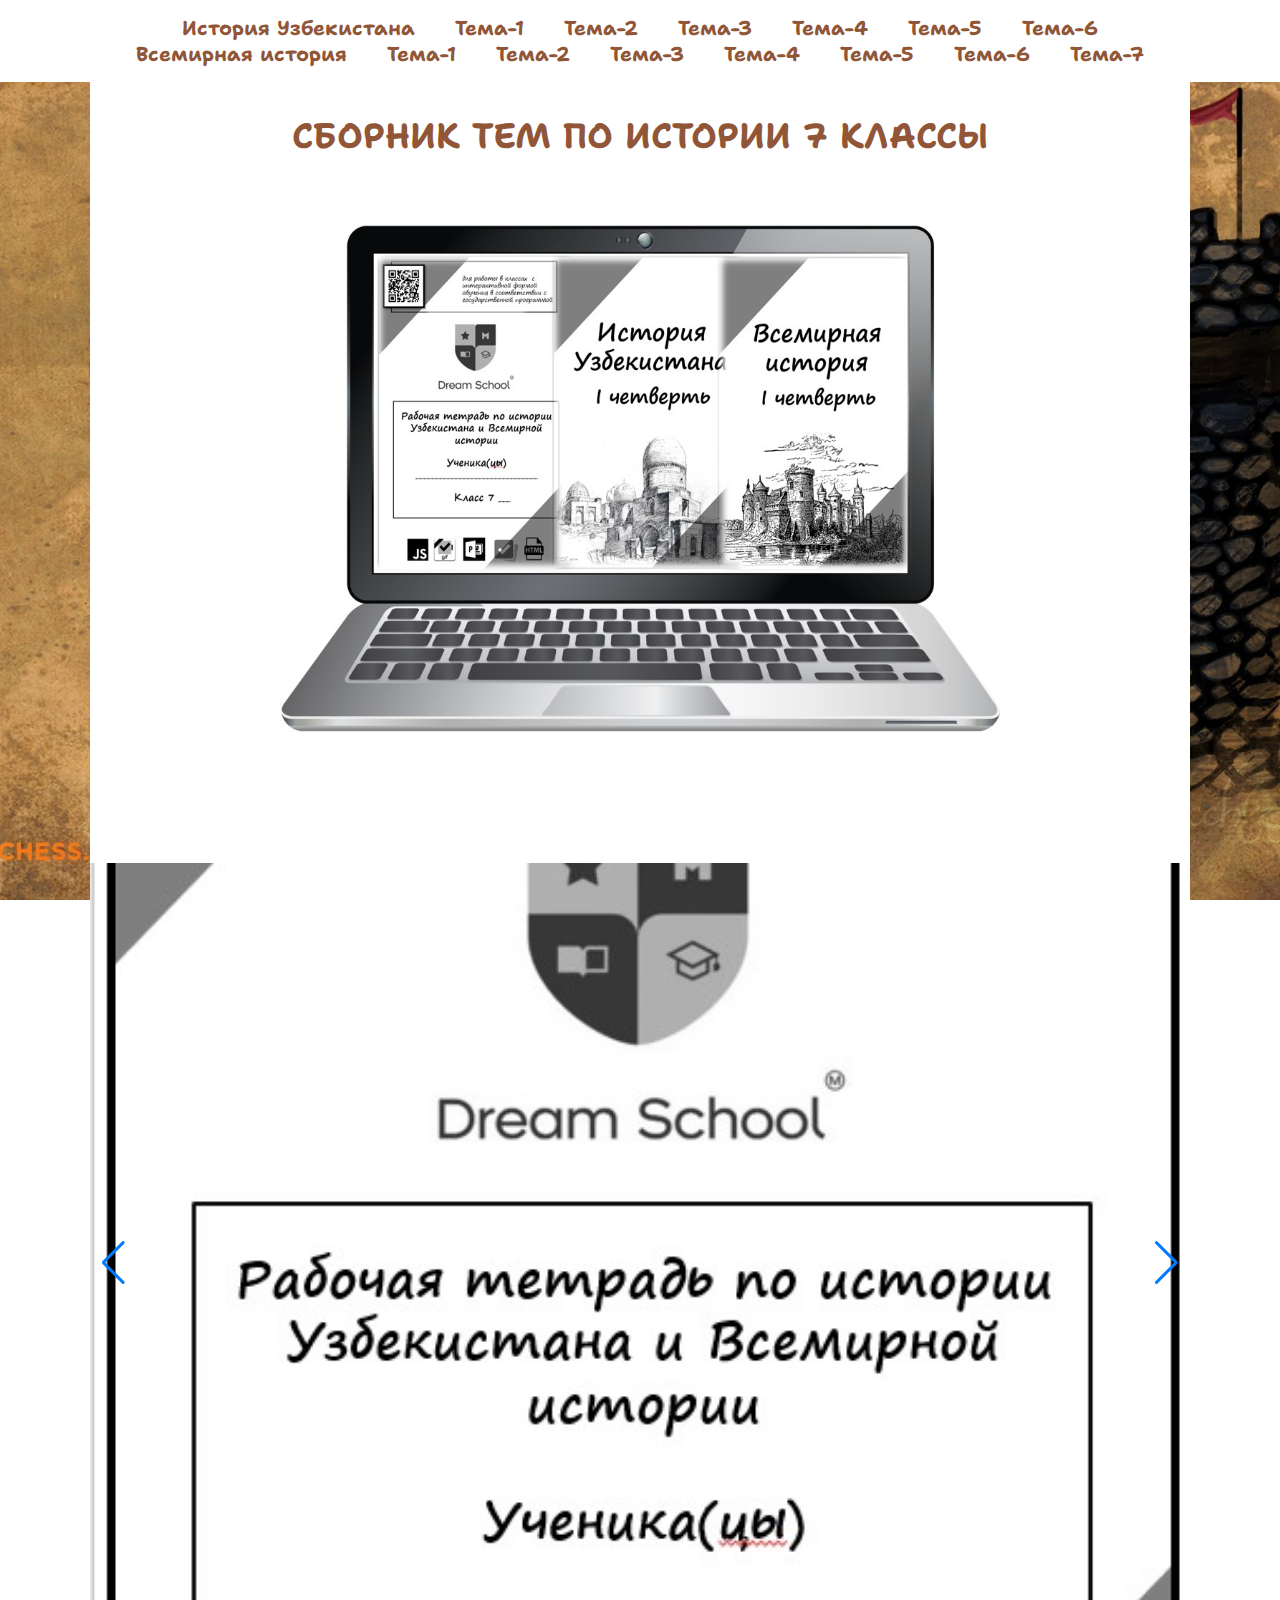
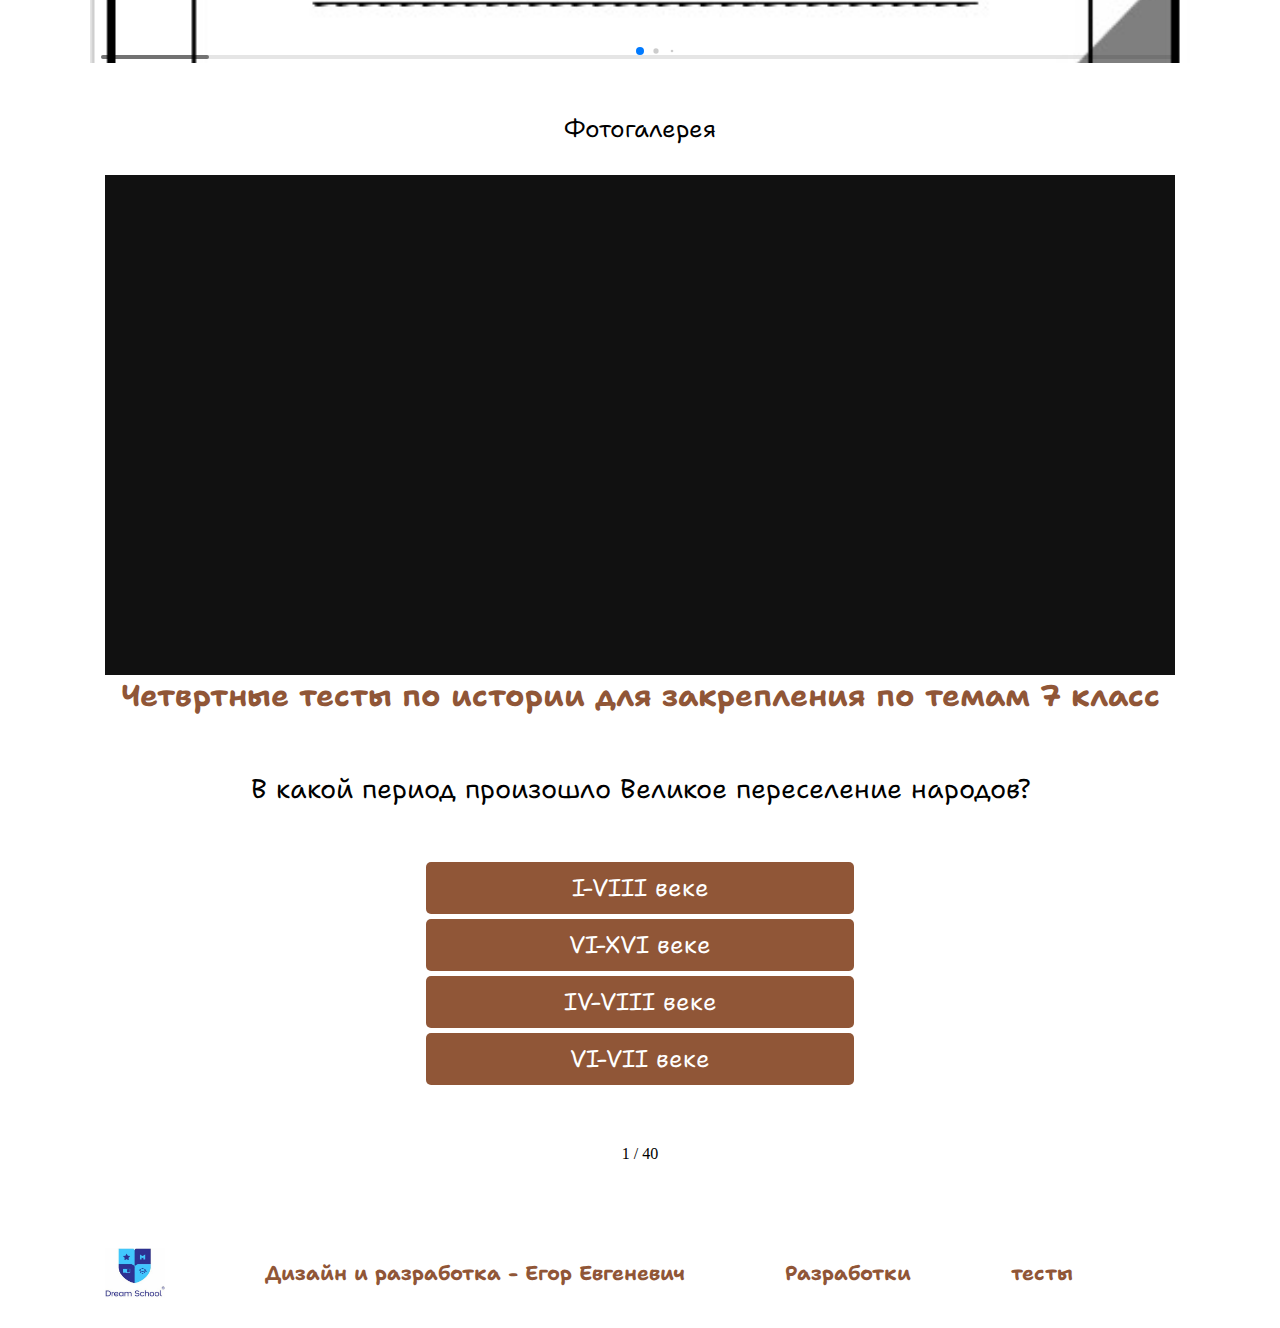
<file: index.html>
<!DOCTYPE html>
<html lang="en">
<head>
    <meta charset="UTF-8">
    <meta http-equiv="X-UA-Compatible" content="IE=edge">
    <meta name="viewport" content="width=device-width, initial-scale=1.0">
    <link rel="stylesheet" href="https://cdn.jsdelivr.net/npm/swiper@10/swiper-bundle.min.css"/>
    <link rel="shortcut icon" href="img/logo.png" type="images/png"> 
    <link rel="stylesheet" href="style/main.css">
    <link rel="stylesheet" href="style/media.css">
    <title>Сборник история первая четверть</title>
</head>
<body>

<header class="header">
    <nav class="nav">
        <div class="container">           
<ul class="header__list">
    <a href=""><li class="header__li">История Узбекистана</li></a>
    <a href="./Узб1/index.html"><li class="header__li">Тема-1</li></a>
    <a href="./Узб2/index.html"><li class="header__li">Тема-2</li></a>
    <a href="./Узб3/index.html"><li class="header__li">Тема-3</li></a>
    <a href="./Узб4/index.html"><li class="header__li">Тема-4</li></a>
    <a href="./Узб5/index.html"><li class="header__li">Тема-5</li></a>
    <a href="./Узб6/index.html"><li class="header__li">Тема-6</li></a>
</ul>

<ul class="header__list">
    <a href="#"><li class="header__li">Всемирная история</li></a>
    <a href="./Всем1/index.html"><li class="header__li">Тема-1</li></a>
    <a href="./Всем2/index.html"><li class="header__li">Тема-2</li></a>
    <a href="./Всем3/index.html"><li class="header__li">Тема-3</li></a>
    <a href="./Всем4/index.html"><li class="header__li">Тема-4</li></a>
    <a href="./Всем5/index.html"><li class="header__li">Тема-5</li></a>
    <a href="./Всем6/index.html"><li class="header__li">Тема-6</li></a>
    <a href="./Всем7/index.html"><li class="header__li">Тема-7</li></a>
</ul>
        </div>
    </nav>
</header>    

<main class="main">


<section class="context">
    <div class="container">
        <div class="context__intro">
        <h1 class="h1">СБОРНИК ТЕМ ПО ИСТОРИИ 7 КЛАССЫ
            </h1>
        
        <div class="screen">
        <img class="Lap"  src="img/Bg-lap.jpg" alt="">
        <img class="Plansh"  src="img/Планшет адап.jpg" alt="">
        <img class="Smartphone"  src="img/Смарт-адап.jpg" alt="">


        </div>
        </div>
    </div>
</section>


<div class="swiper">
    <div class="swiper-wrapper">
      <div class="swiper-slide swiper__item"><img src="img/S1.jpg" alt=""></div>
      <div class="swiper-slide swiper__item"><img src="img/S2.jpg" alt=""></div>
      <div class="swiper-slide swiper__item"><img src="img/S3.jpg" alt=""></div>
      <div class="swiper-slide swiper__item"><img src="img/S4.jpg" alt=""></div>
      <div class="swiper-slide swiper__item"><img src="img/S5.jpg" alt=""></div>
      <div class="swiper-slide swiper__item"><img src="img/S6.jpg" alt=""></div>
      <div class="swiper-slide swiper__item"><img src="img/S7.jpg" alt=""></div>
      <div class="swiper-slide swiper__item"><img src="img/S8.jpg" alt=""></div>
      <div class="swiper-slide swiper__item"><img src="img/S10.jpg" alt=""></div>
      <div class="swiper-slide swiper__item"><img src="img/S11.jpg" alt=""></div>



    </div>
    <div class="swiper-pagination"></div>
    <div class="swiper-button-prev"></div>
    <div class="swiper-button-next"></div>
  
    <div class="swiper-scrollbar"></div>
</div>





<section class="slidershows" id="Фотогалерея">
    <div class="container">
        <p class="Photo-gallery"><a class="agallery" href="">Фотогалерея</a></p>
    <div class="slideshow">
        <div class="slideshow-item">
            <img src="img/7А.jpg" alt="">
        </div>
        <div class="slideshow-item">
            <img src="img/7А-2.jpg" alt="">
        </div>
        <div class="slideshow-item">
            <img src="img/7А-3.jpg" alt="">
        </div>
        <div class="slideshow-item">
            <img src="img/К-1.jpg" alt="">
        </div>
        <div class="slideshow-item">
            <img src="img/К-2.jpg" alt="">
        </div>
        <div class="slideshow-item">
            <img src="img/К-3.jpg" alt="">
        </div>
        <div class="slideshow-item">
            <img src="img/К-4.jpg" alt="">
        </div>
        <div class="slideshow-item">
            <img src="img/К-5.jpg" alt="">
        </div>
        <div class="slideshow-item">
            <img src="img/К-6.jpg" alt="">
        </div>
        <div class="slideshow-item">
            <img src="img/К-7.jpg" alt="">
        </div>
        <div class="slideshow-item">
            <img src="img/К-8.jpg" alt="">
        </div>
        <div class="slideshow-item">
            <img src="img/К-9.jpg" alt="">
        </div>
        <div class="slideshow-item">
            <img src="img/К-10.jpg" alt="">
        </div>
        <div class="slideshow-item">
            <img src="img/К-11.jpg" alt="">
        </div>

    </div>    
    </div>
</section>






<div class="wrapper">
        <div class="container">
            <div class="quiz__head">
                <h1 class="intro">Четвртные тесты  по истории  для закрепления  по темам 7 класс</h1>
                <div class="head__content" id="head">
                </div>
            </div>
            <div class="quiz__body">
                <div class="buttons">
                    <div class="buttons__content" id="buttons">
                        <button class="button">Default button</button><br>
                        <button class="button button_wrong">Wrong answer</button><br>
                        <button class="button button_correct">Correct answer</button><br>
                        <button class="button button_passive">Unclicked button</button><br>
                    </div>
                </div>

                <div class="quiz__footer">
                <div class="footer__content" id="pages">0 / 0</div>
                </div>
            </div>                
        </div>           
</div>

</main>

<footer class="footer">
    <div class="container">
        <ul class="footer__list">
            <img class="im" src="img/Logos.jpg" alt="">
            <p class="confident">Дизайн и разработка - Егор Евгеневич</p>
            <a href=""><li class="footer__li">Разработки</li></a>
            <a href=""><li class="footer__li">тесты</li></a>
        </ul> 
    </div>
</footer>
<script src="https://cdn.jsdelivr.net/npm/swiper@10/swiper-bundle.min.js"></script>    
<script src="script.js"></script>    
</body>
</html>
</file>
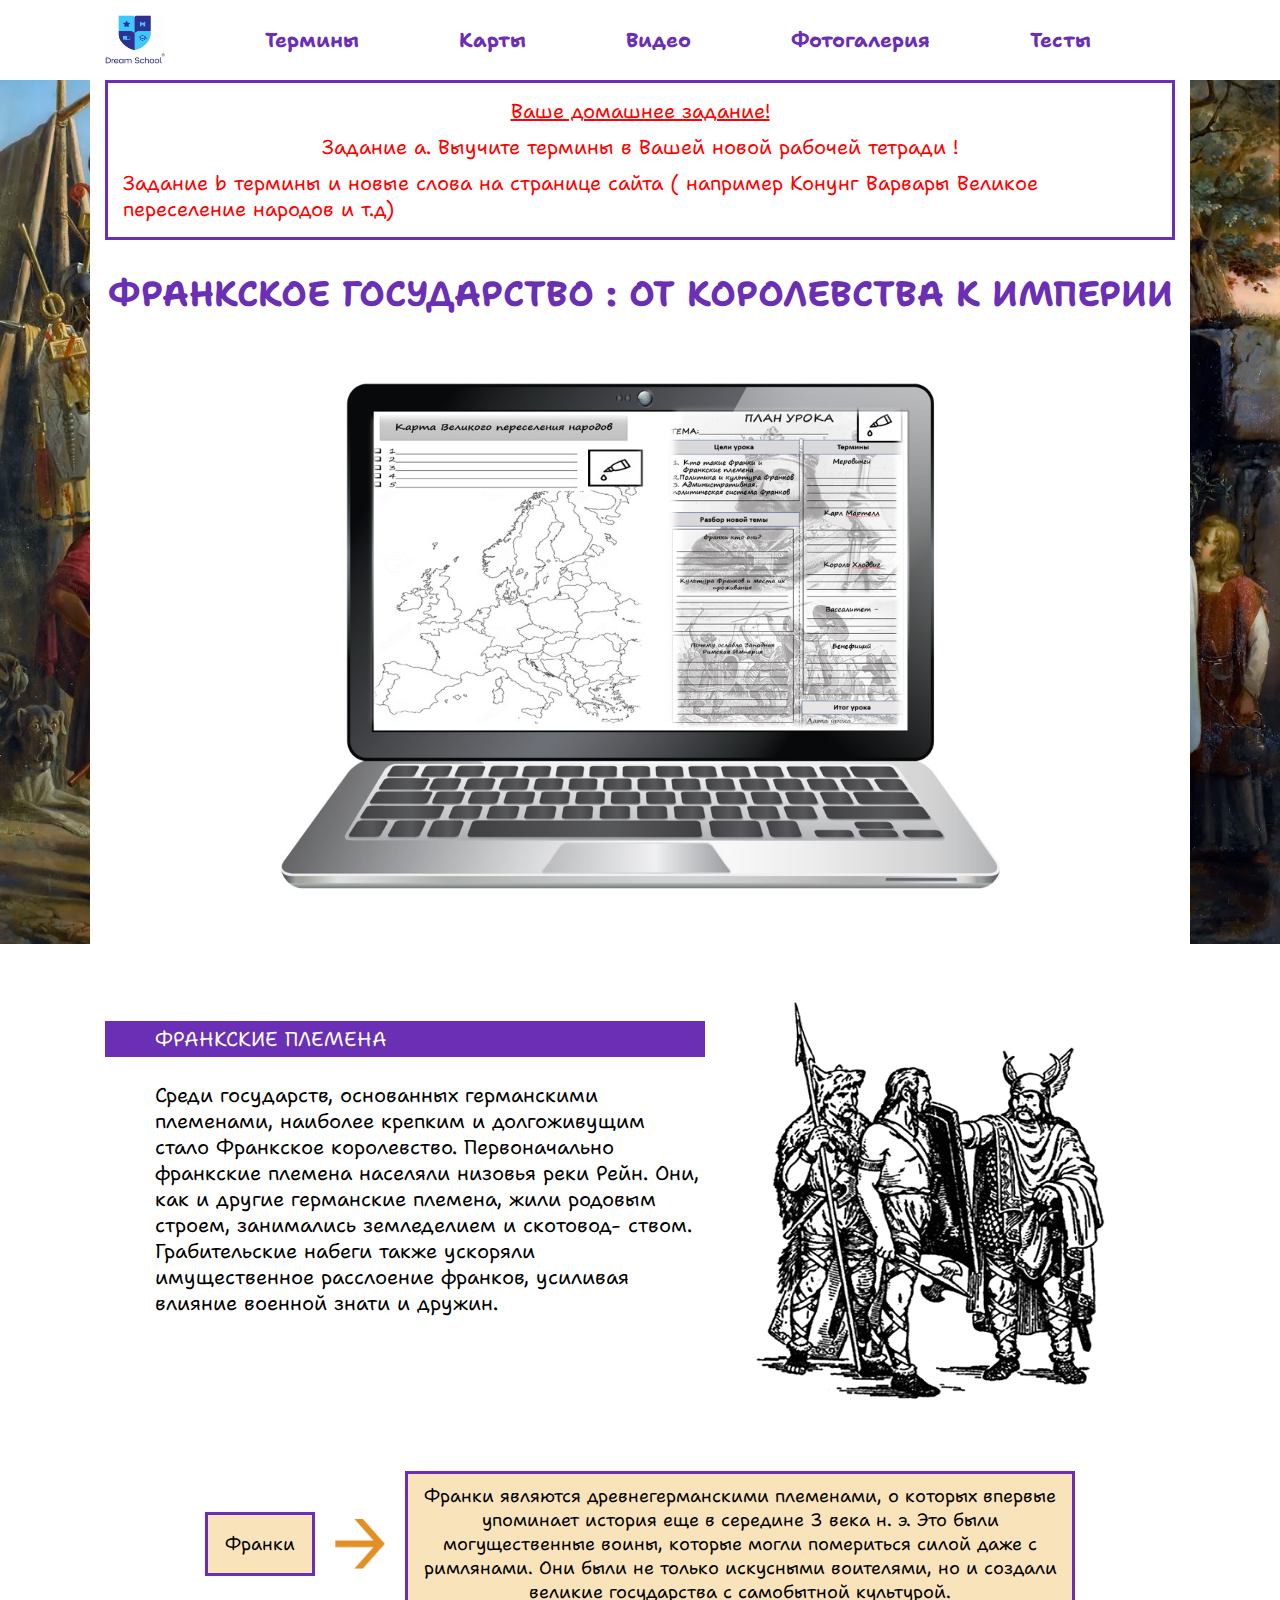
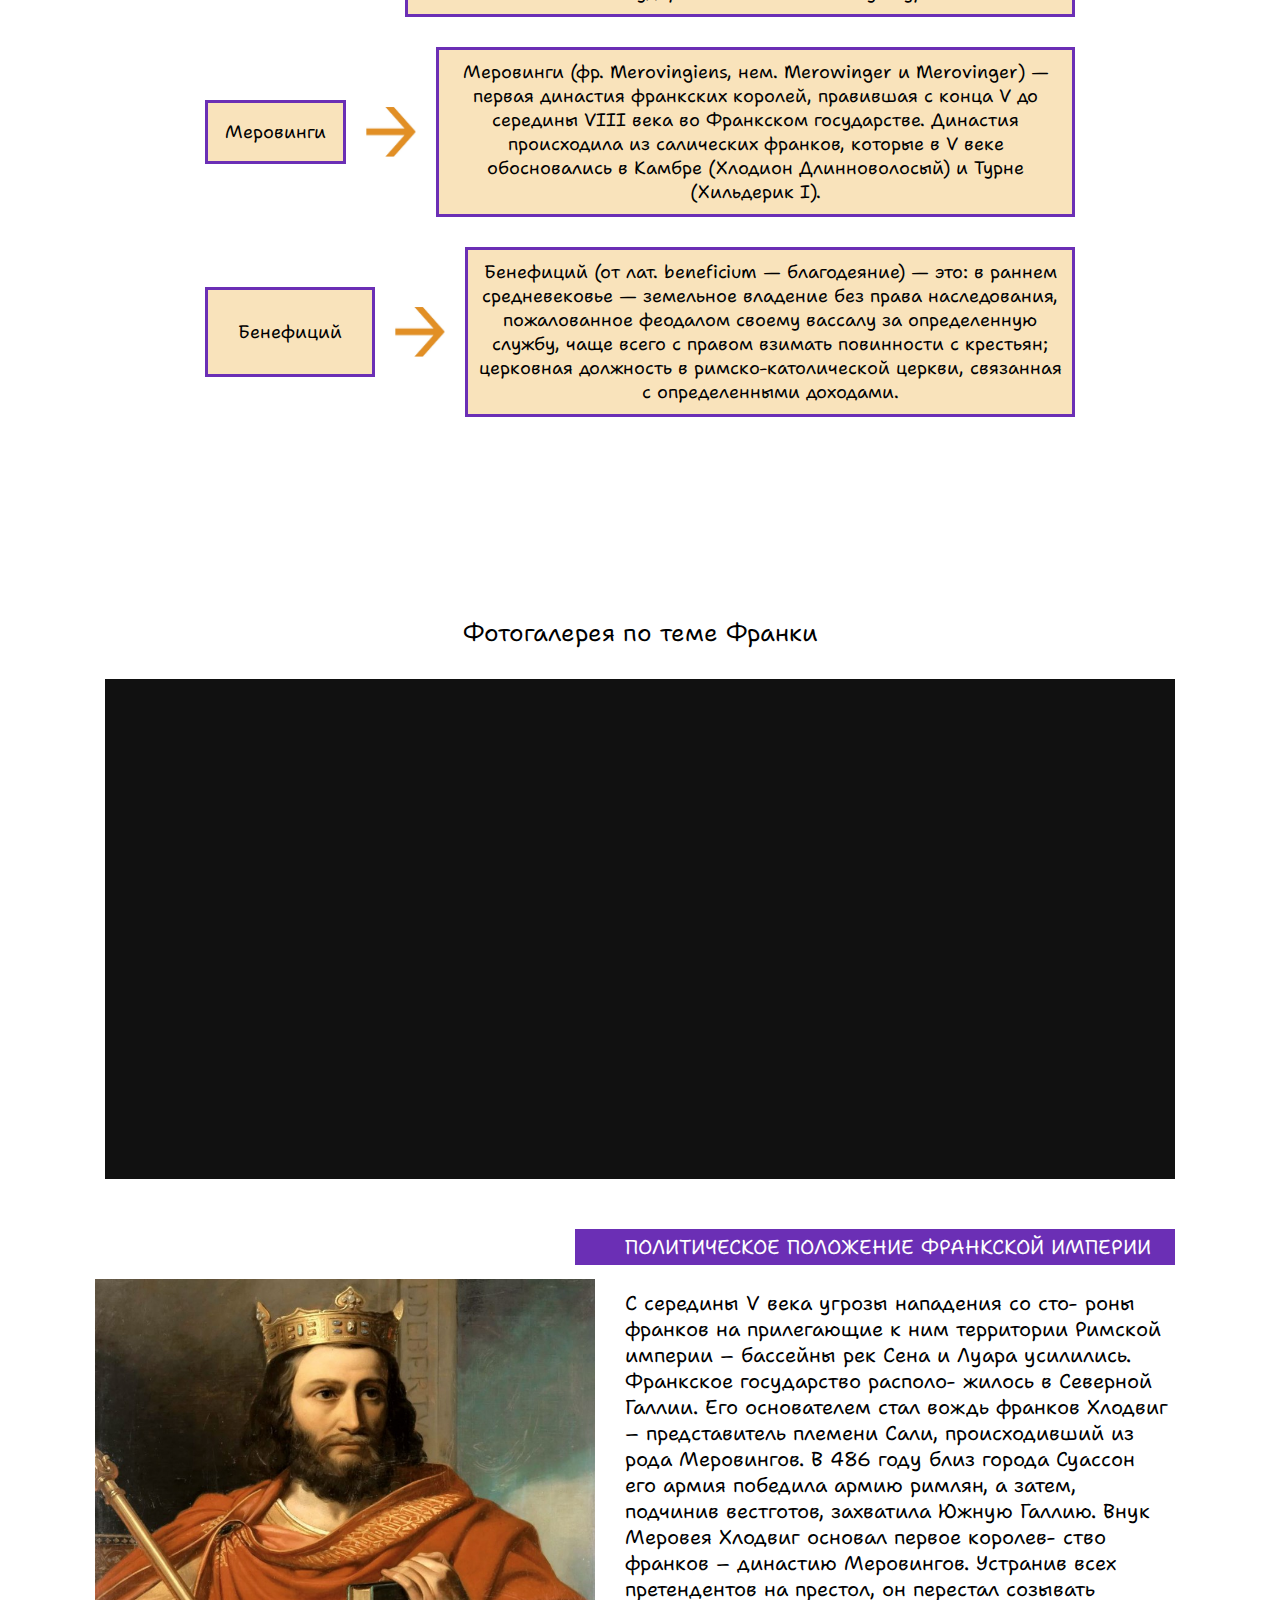
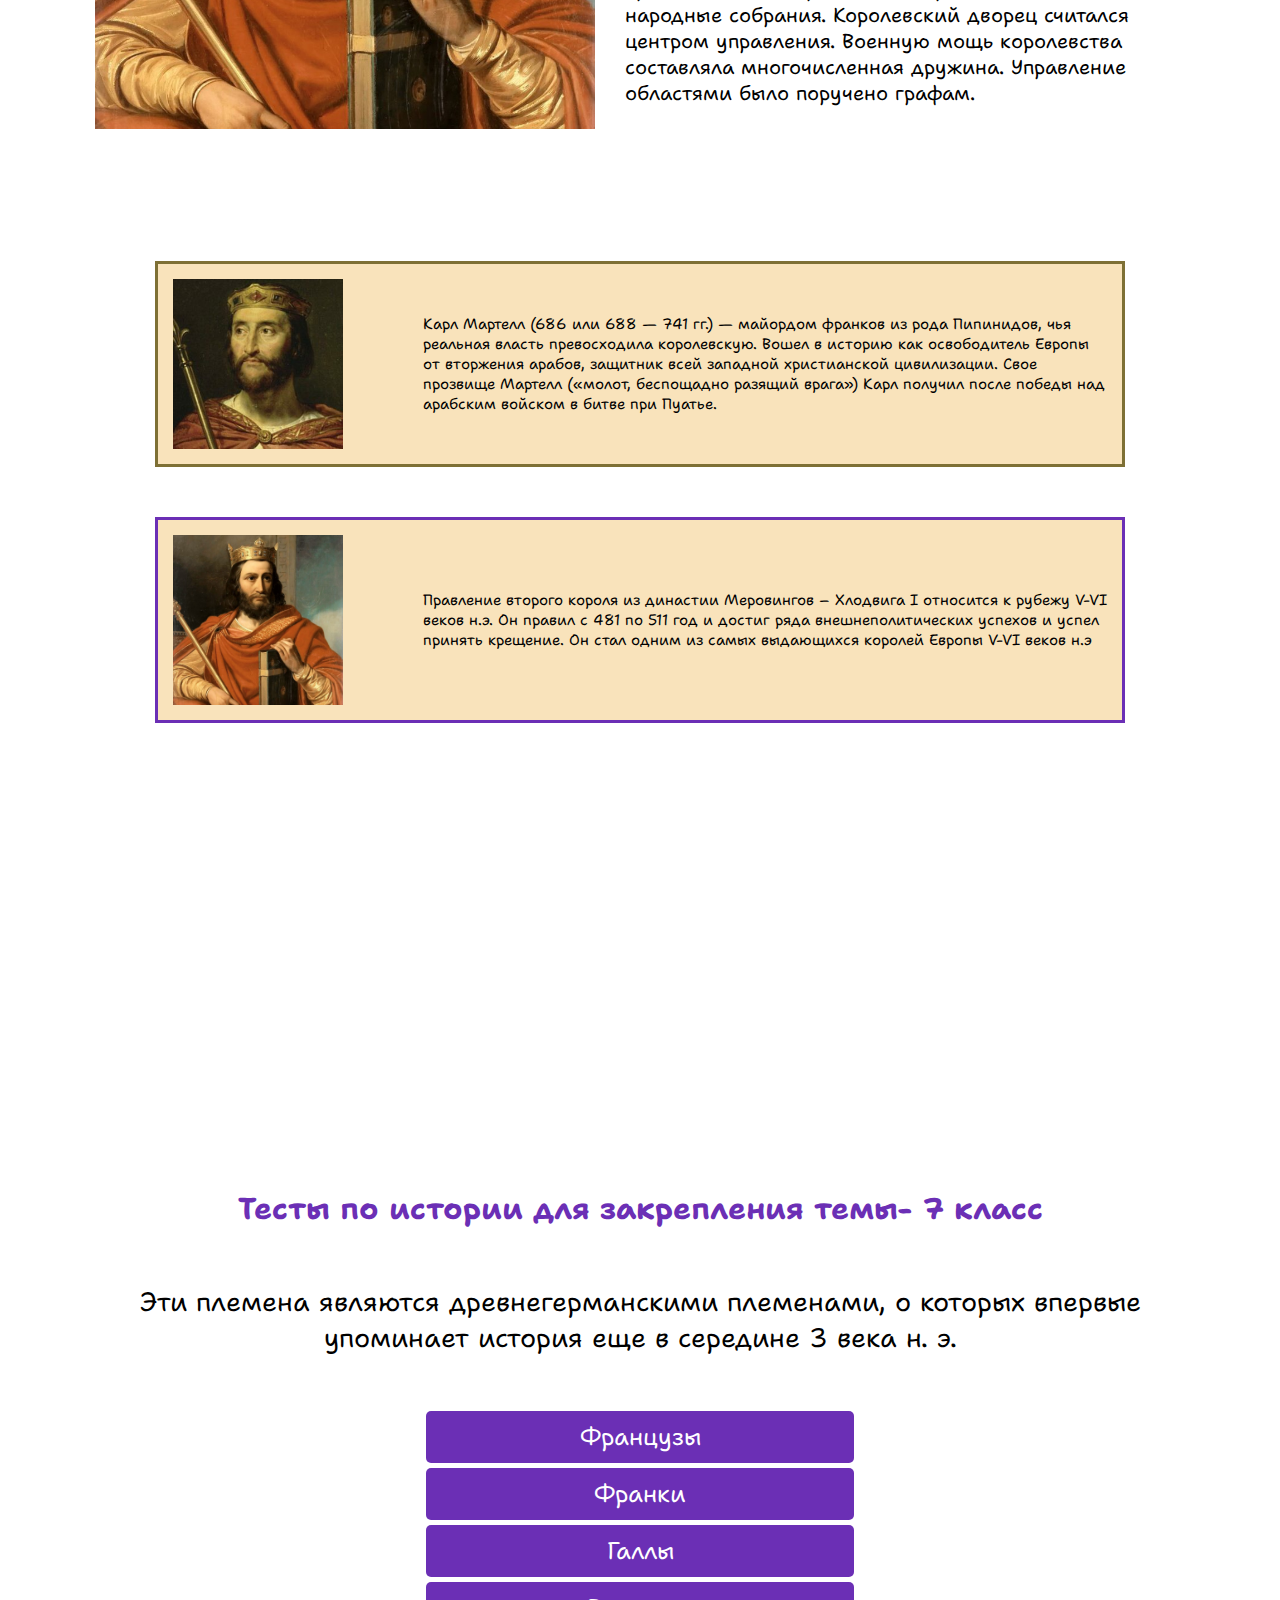
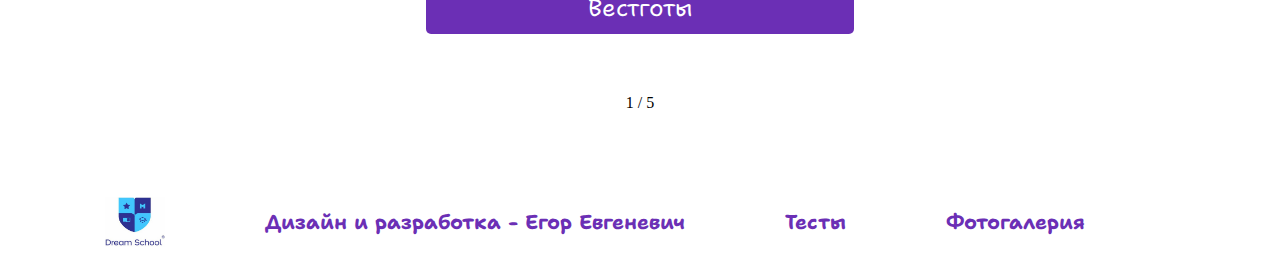
<file: Всем2/index.html>
<!DOCTYPE html>
<html lang="en">
<head>
    <meta charset="UTF-8">
    <meta http-equiv="X-UA-Compatible" content="IE=edge">
    <meta name="viewport" content="width=device-width, initial-scale=1.0">
    <link rel="shortcut icon" href="img/logo.png" type="images/png"> 
    <link rel="stylesheet" href="style/main.css">
    <link rel="stylesheet" href="style/media.css">
    <title>Урок 2 Всемирная история</title>
</head>
<body>

<header class="header">
    <nav class="nav">
        <div class="container">           
<ul class="header__list">
    <img class="im" src="img/Logos.jpg" alt="">
    <a href="#arheologi"><li class="header__li">Термины</li></a>
    <a href=""><li class="header__li">Карты</li></a>
    <a href="#videos"><li class="header__li">Видео</li></a>
    <a href="#slidershows"><li class="header__li">Фотогалерия</li></a>
    <a href="#wrapper"><li class="header__li">Тесты</li></a>
</ul>
        </div>
    </nav>
</header>    

<main class="main">

    <section class="homework">
        <div class="container">
            <div class="homework__content">
                <span class="Expl-1">Ваше домашнее задание!</span>
                <p class="Exes-2">
                Задание а. Выучите термины в Вашей новой рабочей тетради !
                </p>
                <p class="Exes-2"> 
                Задание b термины и новые слова на странице сайта ( например Конунг Варвары Великое переселение  народов и т.д)</p>
            </div>
        </div>
    </section>


<section class="context">
    <div class="container">
        <div class="context__intro">
        <h1 class="h1">ФРАНКСКОЕ ГОСУДАРСТВО :  ОТ КОРОЛЕВСТВА  К ИМПЕРИИ </h1>

        <div class="screen">
        <img class="Lap"  src="img/Bg-lap.jpg" alt="">
        <img class="Plansh"  src="img/Планшет адап.jpg" alt="">
        <img class="Smartphone"  src="img/Смарт-адап.jpg" alt="">


        </div>
        </div>
    </div>
</section>

<section class="midle">
    <div class="container">
        <div class="midle__content">        
            <span class="text1">ФРАНКСКИЕ ПЛЕМЕНА</span>
            <p class="text2"> Среди государств, основанных германскими

                племенами, наиболее крепким и долгоживущим стало Франкское королевство. Первоначально
                
                франкские племена населяли низовья реки Рейн.
                
                Они, как и другие германские племена, жили родовым строем, 
                занимались земледелием и скотовод-
                ством. Грабительские набеги также ускоряли имущественное 
                расслоение франков, усиливая влияние
                
                военной знати и дружин.</p>
<div class="pro">
    <img class="pros" src="img/Германцы.webp" alt="">
</div>
         </div>      
    </div>
</section>

<section class="arheologi" id="arheologi">
    <div class="container">
        <div class="arheologi__intro-1">
            <div class="arheologi__item">
            <span class="arheo">Франки</span><img class="arrow" src="img/Стрелка.jpg" alt=""><img class="arrow-1" src="img/Стрелка вниз.jpg" alt="">
            <span class="info">Франки являются древнегерманскими племенами, 
                о которых впервые упоминает история еще в середине 3 века н. э. 
                Это были могущественные воины, которые могли помериться силой даже с римлянами. 
                Они были не только искусными воителями, 
                но и создали великие государства с самобытной культурой.</span>    
            </div>
            <div class="arheologi__item">
            <span class="arheo1">Меровинги</span><img class="arrow" src="img/Стрелка.jpg" alt=""><img class="arrow-1" src="img/Стрелка вниз.jpg" alt="">
            <span class="info">Меровинги (фр. Merovingiens, нем. Merowinger и Merovinger) — 
                первая династия франкских королей, правившая с конца V до середины VIII века во Франкском государстве. 
                Династия происходила из салических франков, которые в V веке обосновались в Камбре (Хлодион Длинноволосый) и Турне (Хильдерик I).</span>    
            </div>
            <div class="arheologi__item">
            <span class="arheo2">Бенефиций</span><img class="arrow" src="img/Стрелка.jpg" alt=""><img class="arrow-1" src="img/Стрелка вниз.jpg" alt="">
            <span class="info">Бенефиций (от лат. beneficium — благодеяние) — это: в раннем средневековье — земельное владение без права наследования, 
                пожалованное феодалом своему вассалу за определенную службу, 
                чаще всего с правом взимать повинности с крестьян; церковная должность в римско-католической церкви, 
                связанная с определенными доходами.</span>    
            </div>
            
        </div>
    </div>
</section>

<section class="slidershows" id="slidershows">
    <div class="container">
        <p class="Photo-gallery"><a class="agallery" href="">Фотогалерея по теме Франки</a></p>
    <div class="slideshow">
        <div class="slideshow-item">
            <img src="img/F-1.webp" alt="">
        </div>
        <div class="slideshow-item">
            <img src="img/F-2.jpg" alt="">
        </div>
        <div class="slideshow-item">
            <img src="img/F-3.jpg" alt="">
        </div>
        <div class="slideshow-item">
            <img src="img/F-4.jpg" alt="">
        </div>
        <div class="slideshow-item">
            <img src="img/F-5.jpg" alt="">
        </div>
        <div class="slideshow-item">
            <img src="img/Map-6.jpg" alt="">
        </div>
    </div>    
    </div>
</section>



<section class="midle2">
    <div class="container">
        <div class="midle__content2">  
<div class="arxs">
    <img class="arx" src="img/Pravitel-5.jpg" alt="">
</div>                  
            <span class="text1">ПОЛИТИЧЕСКОЕ ПОЛОЖЕНИЕ ФРАНКСКОЙ ИМПЕРИИ</span>
            <p class="text2">
                С середины V века угрозы нападения со сто-
роны франков на прилегающие к ним территории 
Римской империи – бассейны рек Сена и

Луара усилились. Франкское государство располо-
жилось в Северной Галлии. Его основателем стал

вождь франков Хлодвиг – представитель племени
Сали, происходивший из рода Меровингов. В 486
году близ города Суассон его армия победила

армию римлян, а затем, подчинив вестготов, 
захватила Южную Галлию.

Внук Меровея Хлодвиг основал первое королев-
ство франков – династию Меровингов. Устранив

всех претендентов на престол, он перестал
созывать народные собрания. Королевский дворец

считался центром управления. Военную мощь 
королевства составляла многочисленная дружина.

Управление областями было поручено графам.
            </p>

         </div>      
    </div>
</section>

<section class="persons">
    <div class="container__persons">
        <div class="person__intro">
            <img class="Herodotus" src="img/Мартел.jpg" alt="">
            <p class="Herodotus__text">
                Карл Мартелл (686 или 688 — 741 гг.) — майордом франков из рода Пипинидов, чья реальная власть превосходила королевскую. 
                Вошел в историю как освободитель Европы от вторжения арабов, защитник всей западной христианской цивилизации. 
                Свое прозвище Мартелл («молот, беспощадно разящий врага») 
                Карл получил после победы над арабским войском в битве при Пуатье.

            </p>
        </div>
        <div class="person__intro1">
            <img class="Herodotus" src="img/Хлодвиг.jpg" alt="">
            <p class="Herodotus__text">
                Правление второго короля из династии Меровингов – 
                Хлодвига I относится к рубежу V-VI веков н.э. 
                Он правил с 481 по 511 год и достиг ряда внешнеполитических успехов и успел принять крещение. 
                Он стал одним из самых выдающихся королей Европы V-VI веков н.э

            </p>
        </div>

    </div>
</section>

<section class="videos" id="videos">
    <div class="container">
        <div class="videos__content">
            <iframe width="550" height="315" class="vd-1" src="https://www.youtube.com/embed/_pvSBxBvwH8?si=uQf4um2xVQmTsr33" title="YouTube video player" frameborder="0" allow="accelerometer; autoplay; clipboard-write; encrypted-media; gyroscope; picture-in-picture; web-share" allowfullscreen></iframe>
            <iframe width="550" height="315" class="vd-1" src="https://www.youtube.com/embed/gZzyIwITSdk?si=_A4MLQNjJ5-DY4sj" title="YouTube video player" frameborder="0" allow="accelerometer; autoplay; clipboard-write; encrypted-media; gyroscope; picture-in-picture; web-share" allowfullscreen></iframe>
        </div>
    </div>
</section>



<div class="wrapper" id="wrapper">
        <div class="container">
            <div class="quiz__head">
                <h1 class="intro">Тесты по истории  для закрепления темы- 7 класс</h1>
                <div class="head__content" id="head">
                </div>
            </div>
            <div class="quiz__body">
                <div class="buttons">
                    <div class="buttons__content" id="buttons">
                        <button class="button">Default button</button><br>
                        <button class="button button_wrong">Wrong answer</button><br>
                        <button class="button button_correct">Correct answer</button><br>
                        <button class="button button_passive">Unclicked button</button><br>
                    </div>
                </div>

                <div class="quiz__footer">
                <div class="footer__content" id="pages">0 / 0</div>
                </div>
            </div>                
        </div>           
</div>

</main>

<footer class="footer">
    <div class="container">
        <ul class="footer__list">
            <img class="im" src="img/Logos.jpg" alt="">
            <p class="confident">Дизайн и разработка - Егор Евгеневич</p>
            <a href=""><li class="footer__li">Тесты</li></a>
            <a href=""><li class="footer__li">Фотогалерия</li></a>
        </ul> 
    </div>
</footer>

<script src="script.js"></script>    
</body>
</html>
</file>
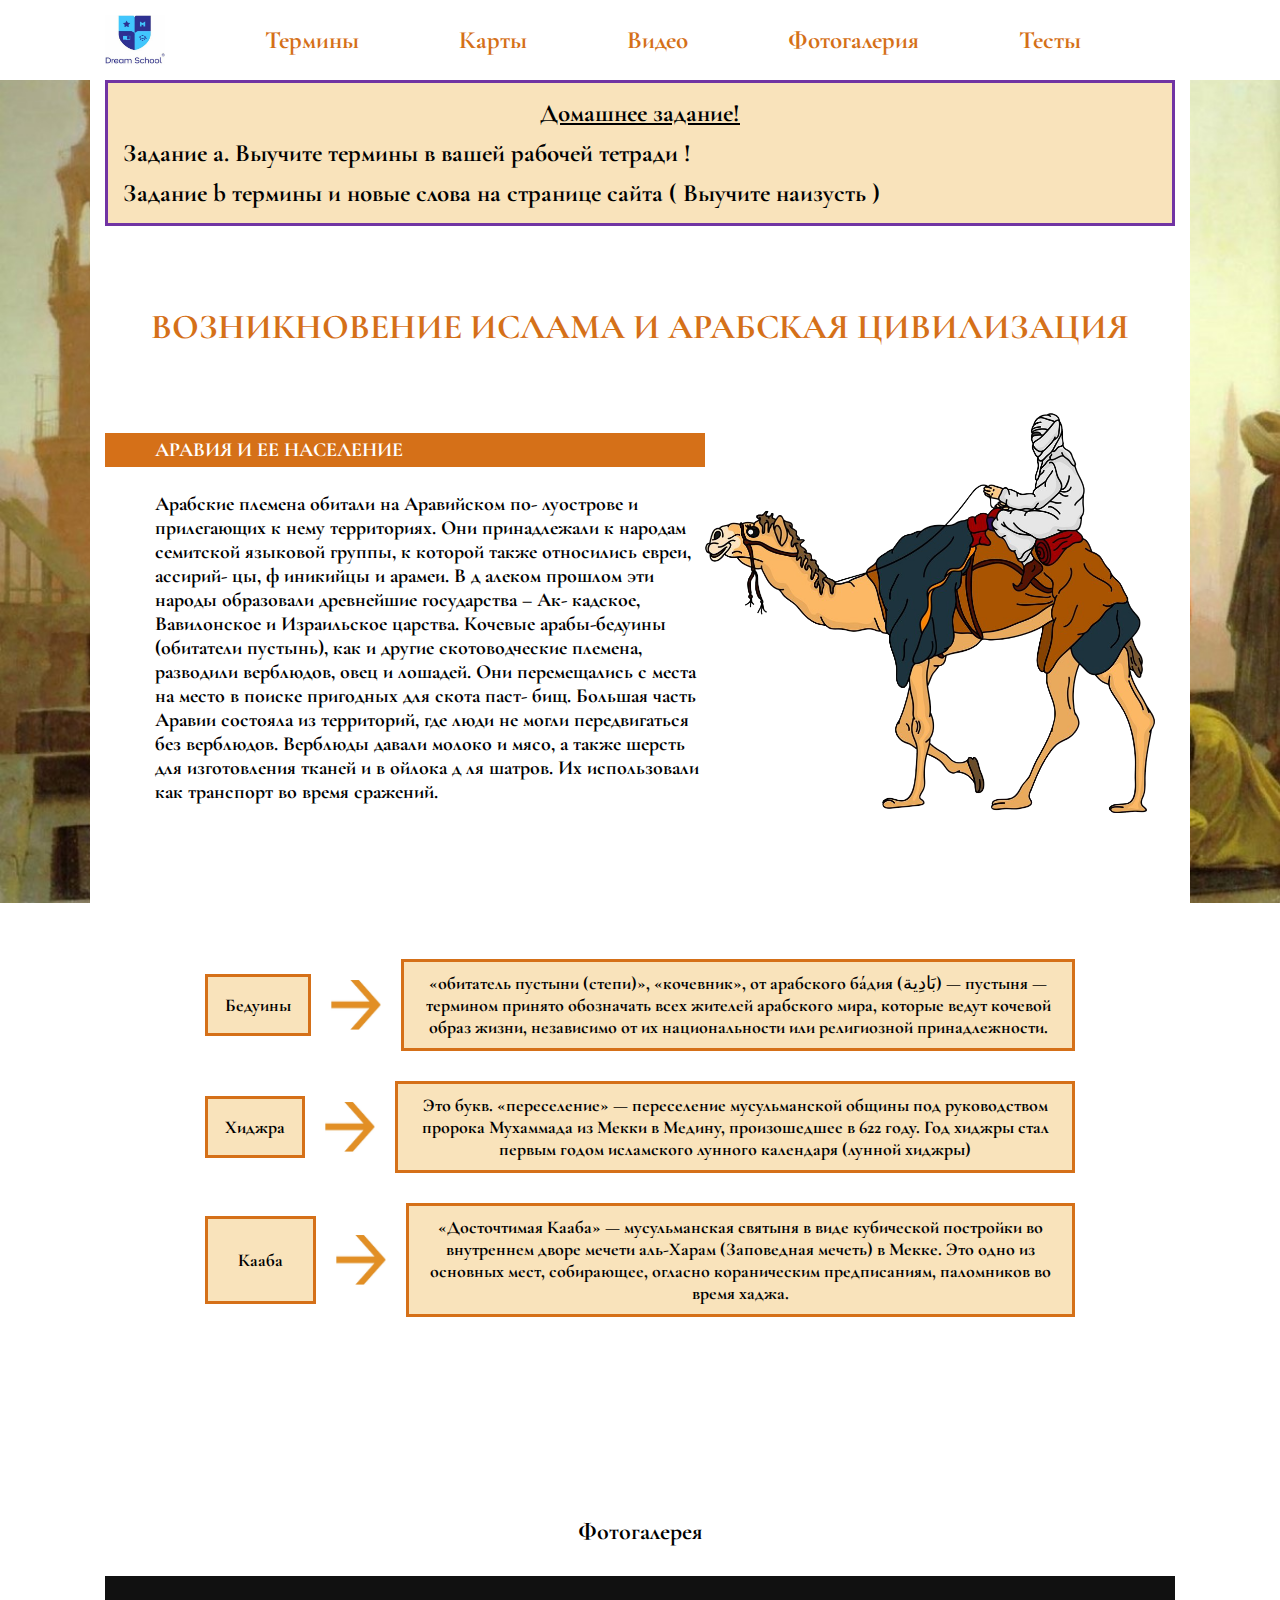
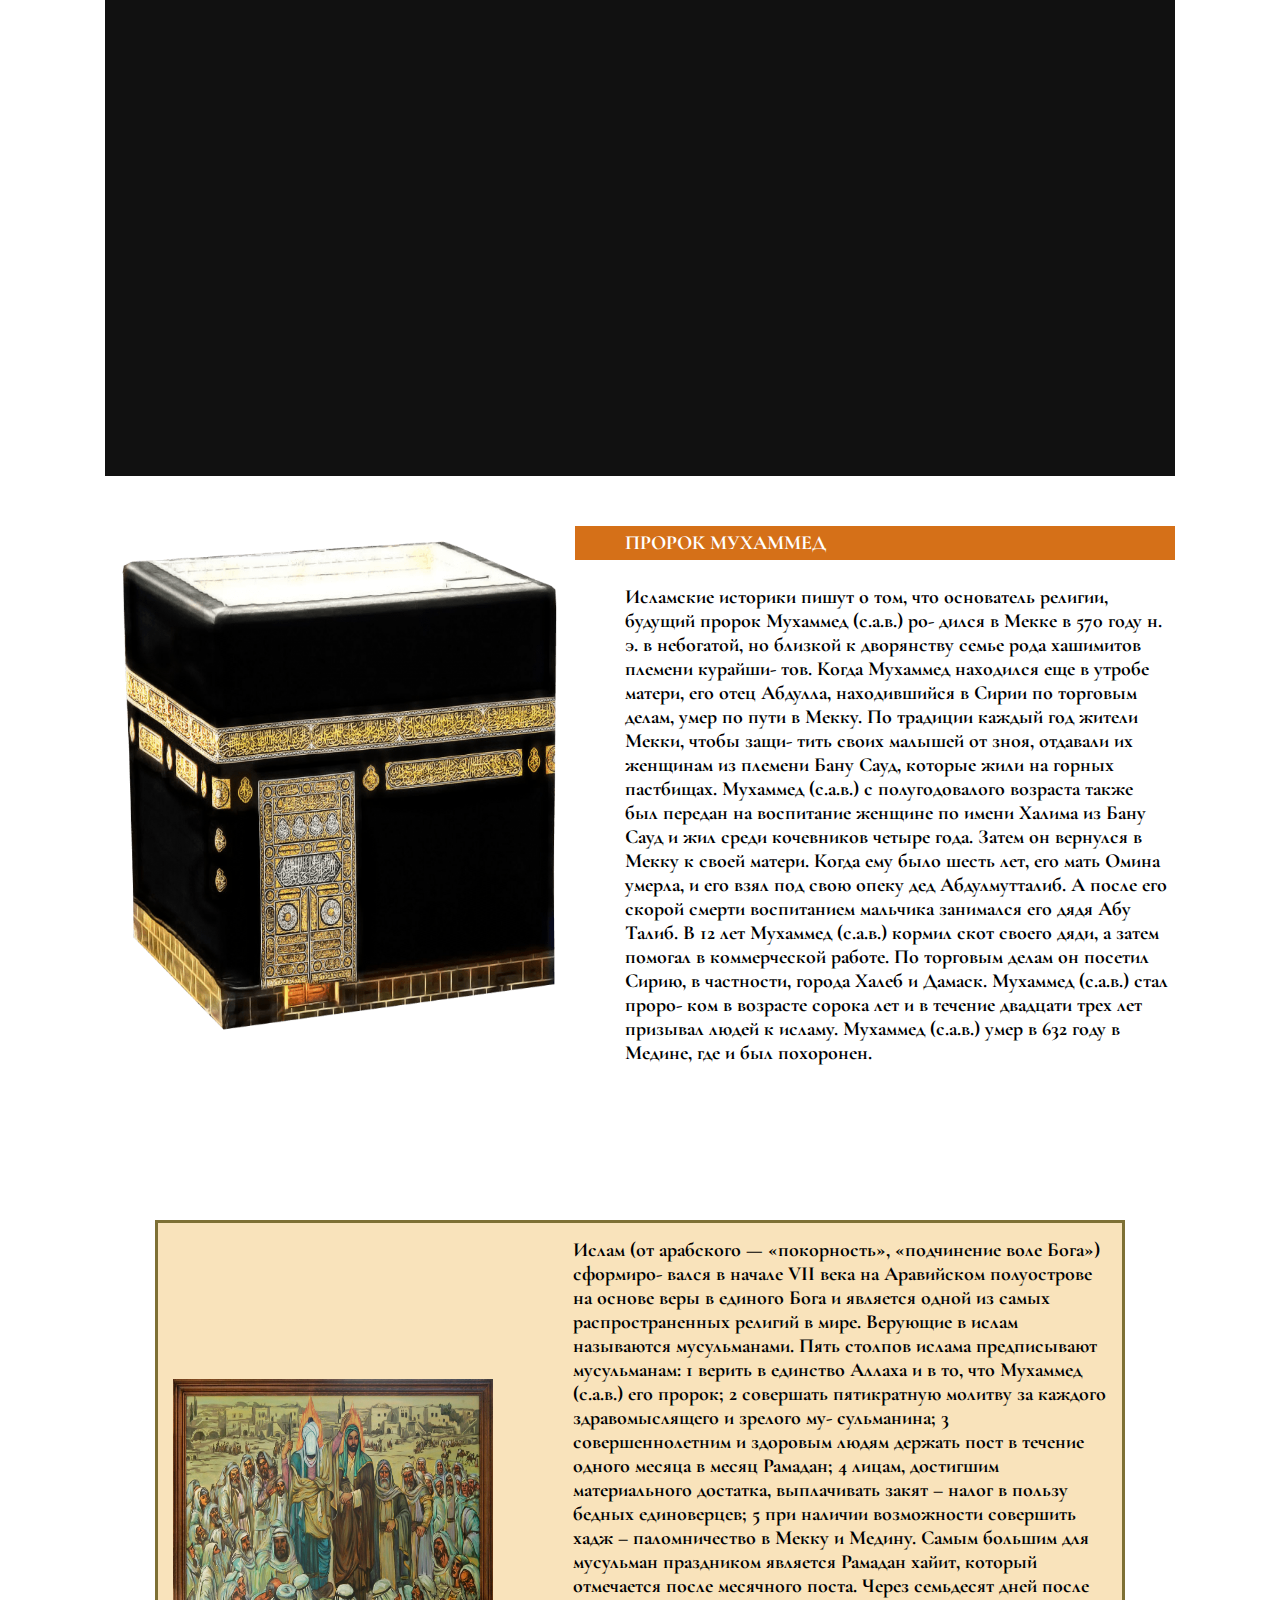
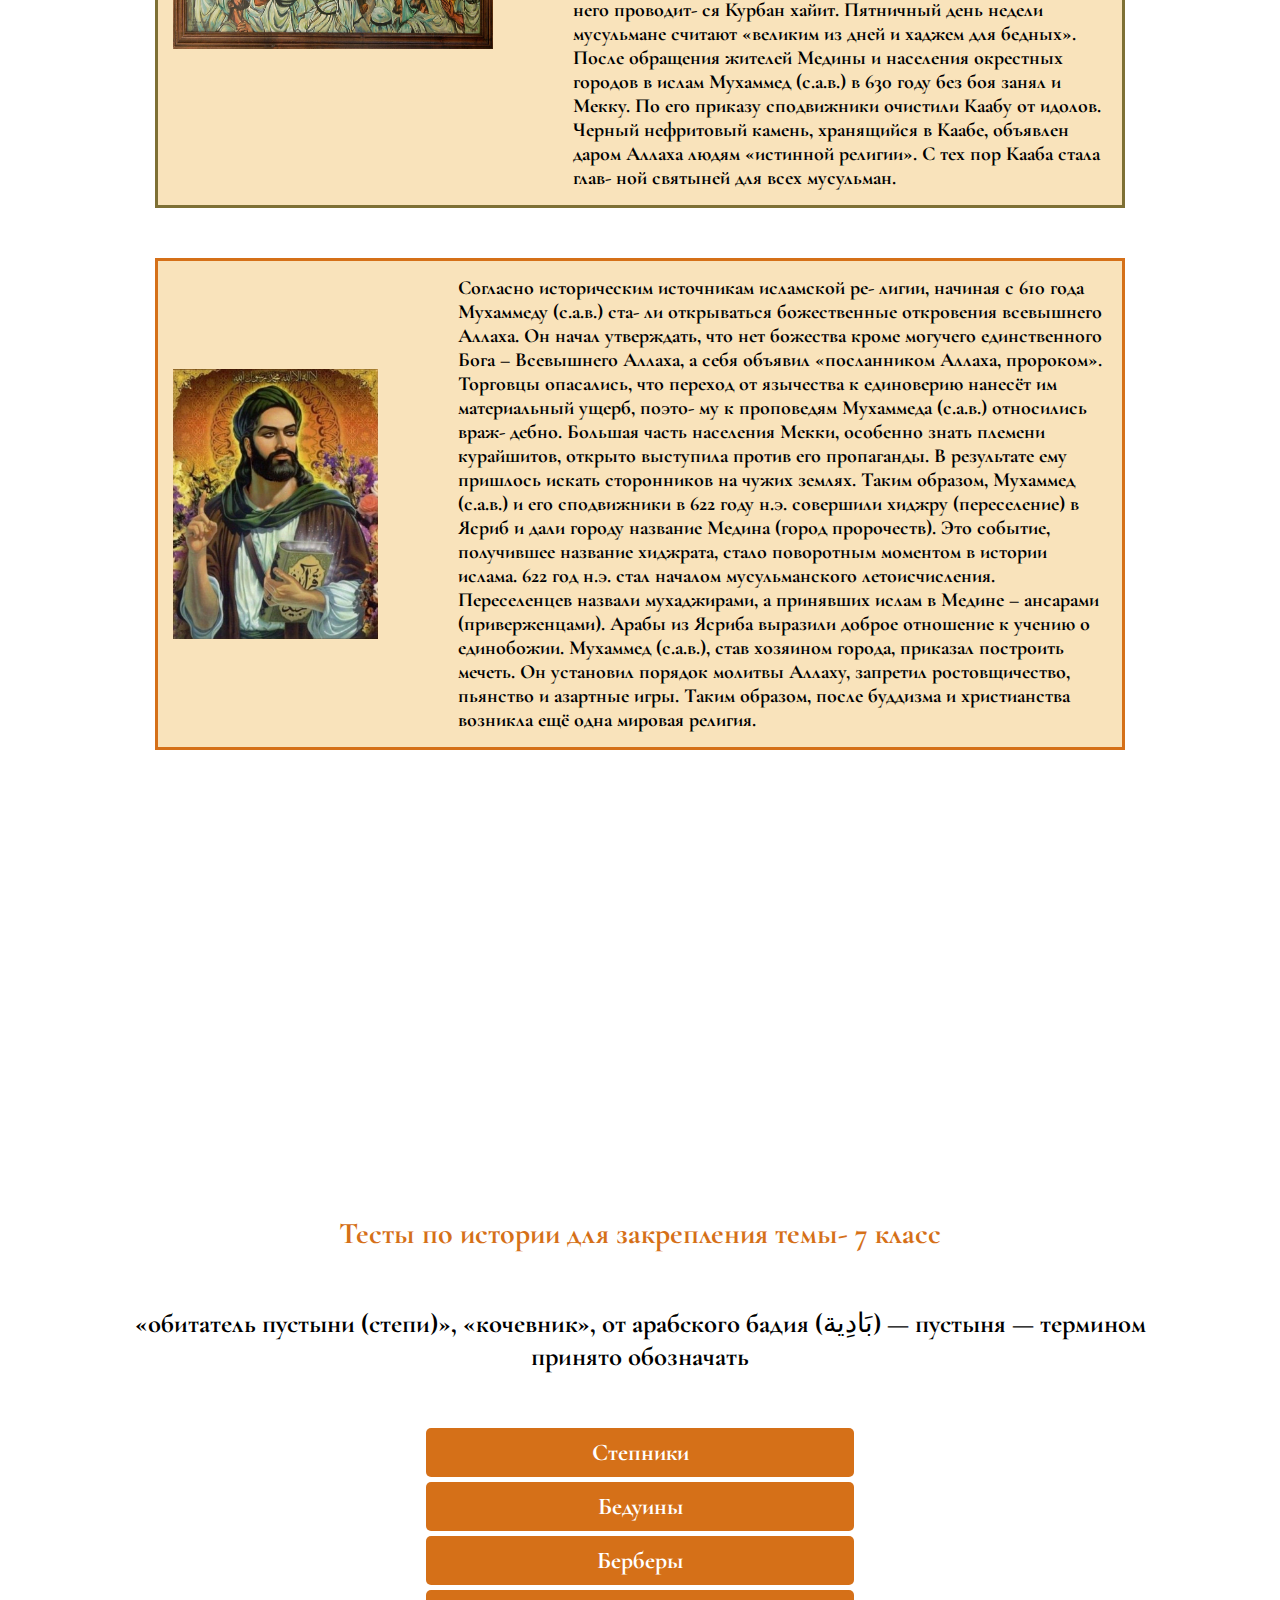
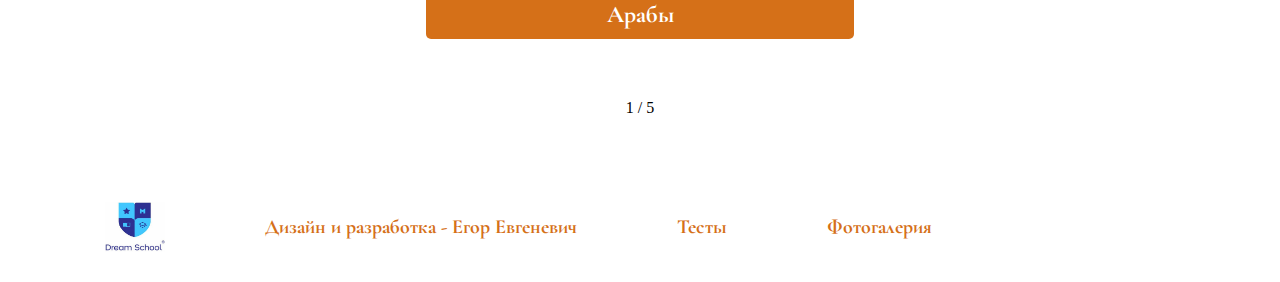
<file: Всем4/index.html>
<!DOCTYPE html>
<html lang="ru">
<head>
    <meta charset="UTF-8">
    <meta http-equiv="X-UA-Compatible" content="IE=edge">
    <meta name="viewport" content="width=device-width, initial-scale=1.0">
    <link rel="shortcut icon" href="img/logo.png" type="images/png"> 
    <link rel="stylesheet" href="style/main.css">
    <link rel="stylesheet" href="style/media.css">
    <title>Ислам и Арабы</title>
</head>
<body>

<header class="header">
    <nav class="nav">
        <div class="container">           
<ul class="header__list">
    <img class="im" src="img/Logos.jpg" alt="">
    <a href="#arheologi"><li class="header__li">Термины</li></a>
    <a href=""><li class="header__li">Карты</li></a>
    <a href="#videos"><li class="header__li">Видео</li></a>
    <a href="#slidershows"><li class="header__li">Фотогалерия</li></a>
    <a href="#wrapper"><li class="header__li">Тесты</li></a>
</ul>
        </div>
    </nav>
</header>    

<main class="main">

    <section class="homework">
        <div class="container">
            <div class="homework__content">
                <span class="Expl-1">Домашнее задание!</span>
                <p class="Exes-2">
                Задание а. Выучите термины в вашей рабочей тетради !
                </p>
                <p class="Exes-2"> 
                Задание b термины и новые слова на странице сайта ( Выучите наизусть )</p>
            </div>
        </div>
    </section>


<!-- <section class="classwork">
    <div class="container">
        <div class="classwork__im">
        <img src="img/Classwork.jpg" alt="" class="class-img">
    </div>
    </div>

</section> -->


<section class="context">
    <div class="container">
        <div class="context__intro">
        <h1 class="h1">ВОЗНИКНОВЕНИЕ ИСЛАМА И АРАБСКАЯ ЦИВИЛИЗАЦИЯ</h1>

        </div>
    </div>
</section>

<section class="midle">
    <div class="container">
        <div class="midle__content">        
            <span class="text1">АРАВИЯ И ЕЕ НАСЕЛЕНИЕ</span>
            <p class="text2"> Арабские племена обитали на Аравийском по-
                луострове и прилегающих к нему территориях.
                Они принадлежали к народам семитской языковой
                группы, к которой также относились евреи, ассирий-
                цы, ф иникийцы и арамеи. В д алеком прошлом эти
                народы образовали древнейшие государства – Ак-
                кадское, Вавилонское и Израильское царства.
                Кочевые арабы-бедуины (обитатели пустынь),
                как и другие скотоводческие племена, разводили
                верблюдов, овец и лошадей. Они перемещались с
                места на место в поиске пригодных для скота паст-
                бищ. Большая часть Аравии состояла из территорий,
                где люди не могли передвигаться без верблюдов.
                Верблюды давали молоко и мясо, а также шерсть
                для изготовления тканей и в ойлока д ля шатров.
                Их использовали как транспорт во время сражений.</p>
<div class="pro">
    <img class="pros" src="img/Бедуин.png" alt="">
</div>
         </div>      
    </div>
</section>

<section class="arheologi" id="arheologi">
    <div class="container">
        <div class="arheologi__intro-1">
            <div class="arheologi__item">
            <span class="arheo">Бедуины</span><img class="arrow" src="img/Стрелка.jpg" alt=""><img class="arrow-1" src="img/Стрелка вниз.jpg" alt="">
            <span class="info">«обитатель пустыни (степи)», «кочевник», от 
                арабского ба́дия (بَادِية) — пустыня — термином принято 
                обозначать всех жителей арабского мира, 
                которые ведут кочевой образ жизни, 
                независимо от их национальности или 
                религиозной принадлежности.</span>    
            </div>
            <div class="arheologi__item">
            <span class="arheo1">Хиджра</span><img class="arrow" src="img/Стрелка.jpg" alt=""><img class="arrow-1" src="img/Стрелка вниз.jpg" alt="">
            <span class="info">
                Это букв. «переселение» — переселение мусульманской общины под 
                руководством пророка Мухаммада из Мекки в Медину, произошедшее в 
                622 году. Год хиджры 
                стал первым годом исламского лунного календаря (лунной хиджры)
            </span>    
            </div>
            <div class="arheologi__item">
            <span class="arheo2">Кааба</span><img class="arrow" src="img/Стрелка.jpg" alt=""><img class="arrow-1" src="img/Стрелка вниз.jpg" alt="">
            <span class="info">
                «Досточтимая Кааба» — мусульманская святыня в виде кубической 
                постройки во внутреннем дворе мечети аль-Харам (Заповедная мечеть) в Мекке. Это одно из основных мест, собирающее, 
                огласно кораническим предписаниям, паломников во время хаджа.
            </span>    
            </div>
            
        </div>
    </div>
</section>

<section class="slidershows" id="slidershows">
    <div class="container">
        <p class="Photo-gallery"><a class="agallery" href="">Фотогалерея</a></p>
    <div class="slideshow">
        <div class="slideshow-item">
            <img src="img/Ка-1.jpg" alt="">
        </div>
        <div class="slideshow-item">
            <img src="img/Ка-2.jpg" alt="">
        </div>
        <div class="slideshow-item">
            <img src="img/Ка-3.jpg" alt="">
        </div>
        <div class="slideshow-item">
            <img src="img/Ка-4.jpg" alt="">
        </div>
        <div class="slideshow-item">
            <img src="img/Ка-5.jpg" alt="">
        </div>
        <div class="slideshow-item">
            <img src="img/Ка-6.jpg" alt="">
        </div>
    </div>    
    </div>
</section>



<section class="midle2">
    <div class="container">
        <div class="midle__content2">  
<div class="arxs">
    <img class="arx" src="img/кааба.png" alt="">
</div>                  
            <span class="text1">ПРОРОК МУХАММЕД</span>
            <p class="text2">
                Исламские историки пишут о том, что основатель
религии, будущий пророк Мухаммед (с.а.в.) ро-
дился в Мекке в 570 году н. э. в небогатой, но близкой к
дворянству семье рода хашимитов племени курайши-
тов. Когда Мухаммед находился еще в утробе матери,
его отец Абдулла, находившийся в Сирии по торговым
делам, умер по пути в Мекку.
По традиции каждый год жители Мекки, чтобы защи-
тить своих малышей от зноя, отдавали их женщинам из
племени Бану Сауд, которые жили на горных пастбищах.
Мухаммед (с.а.в.) с полугодовалого возраста также был
передан на воспитание женщине по имени Халима из
Бану Сауд и жил среди кочевников четыре года.
Затем он вернулся в Мекку к своей матери. Когда
ему было шесть лет, его мать Омина умерла, и его
взял под свою опеку дед Абдулмутталиб. А после его
скорой смерти воспитанием мальчика занимался его
дядя Абу Талиб. В 12 лет Мухаммед (с.а.в.) кормил скот
своего дяди, а затем помогал в коммерческой работе.
По торговым делам он посетил Сирию, в частности,
города Халеб и Дамаск. Мухаммед (с.а.в.) стал проро-
ком в возрасте сорока лет и в течение двадцати трех
лет призывал людей к исламу. Мухаммед (с.а.в.) умер
в 632 году в Медине, где и был похоронен.
            </p>

         </div>      
    </div>
</section>

<section class="persons">
    <div class="container__persons">
        <div class="person__intro">
            <img class="Herodotus" src="img/Ислам-2.jpg" alt="">
            <p class="Herodotus__text">
                Ислам (от арабского — «покорность», «подчинение воле Бога») сформиро-
вался в начале VII века на Аравийском полуострове на основе веры в
единого Бога и является одной из самых распространенных религий в мире.
Верующие в ислам называются мусульманами.
Пять столпов ислама предписывают мусульманам:
1 верить в единство Аллаха и в то, что Мухаммед (с.а.в.) его пророк;
2 совершать пятикратную молитву за каждого здравомыслящего и зрелого му-
сульманина;
3 совершеннолетним и здоровым людям держать пост в течение одного месяца
в месяц Рамадан;
4 лицам, достигшим материального достатка, выплачивать закят – налог в
пользу бедных единоверцев;
5 при наличии возможности совершить хадж – паломничество в Мекку и Медину.
Самым большим для мусульман праздником является Рамадан хайит, который
отмечается после месячного поста. Через семьдесят дней после него проводит-
ся Курбан хайит. Пятничный день недели мусульмане считают «великим из дней
и хаджем для бедных».
После обращения жителей Медины и населения окрестных городов в ислам
Мухаммед (с.а.в.) в 630 году без боя занял и Мекку. По его приказу сподвижники
очистили Каабу от идолов. Черный нефритовый камень, хранящийся в Каабе,
объявлен даром Аллаха людям «истинной религии». С тех пор Кааба стала глав-
ной святыней для всех мусульман.

            </p>
        </div>
        <div class="person__intro1">
            <img class="Herodotus" src="img/Муххамед.jpg" alt="">
            <p class="Herodotus__text">
                Согласно историческим источникам исламской ре-
лигии, начиная с 610 года Мухаммеду (с.а.в.) ста-
ли открываться божественные откровения всевышнего
Аллаха. Он начал утверждать, что нет божества кроме
могучего единственного Бога – Всевышнего Аллаха, а
себя объявил «посланником Аллаха, пророком».
Торговцы опасались, что переход от язычества к
единоверию нанесёт им материальный ущерб, поэто-
му к проповедям Мухаммеда (с.а.в.) относились враж-
дебно. Большая часть населения Мекки, особенно
знать племени курайшитов, открыто выступила против
его пропаганды. В результате ему пришлось искать
сторонников на чужих землях.
Таким образом, Мухаммед (с.а.в.) и его сподвижники
в 622 году н.э. совершили хиджру (переселение) в Ясриб
и дали городу название Медина (город пророчеств).
Это событие, получившее название хиджрата, стало
поворотным моментом в истории ислама. 622 год н.э.
стал началом мусульманского летоисчисления.
Переселенцев назвали мухаджирами, а принявших
ислам в Медине – ансарами (приверженцами). Арабы
из Ясриба выразили доброе отношение к учению о
единобожии. Мухаммед (с.а.в.), став хозяином города,
приказал построить мечеть. Он установил порядок
молитвы Аллаху, запретил ростовщичество, пьянство
и азартные игры. Таким образом, после буддизма и
христианства возникла ещё одна мировая религия.
                
            </p>
        </div>

    </div>
</section>

<section class="videos" id="videos">
    <div class="container">
        <div class="videos__content">
            <iframe width="550" height="315" class="vd-1" src="https://www.youtube.com/embed/9szFJJPN480?si=WW4pI4jjn1VeCIzw" title="YouTube video player" frameborder="0" allow="accelerometer; autoplay; clipboard-write; encrypted-media; gyroscope; picture-in-picture; web-share" allowfullscreen></iframe>
            <iframe width="550" height="315" class="vd-1" src="https://www.youtube.com/embed/0ORQabuep9Y?si=TTxGZyNiOj8SHCz6" title="YouTube video player" frameborder="0" allow="accelerometer; autoplay; clipboard-write; encrypted-media; gyroscope; picture-in-picture; web-share" allowfullscreen></iframe>
        </div>
    </div>
</section>



<div class="wrapper" id="wrapper">
        <div class="container">
            <div class="quiz__head">
                <h1 class="intro">Тесты по истории  для закрепления темы- 7 класс</h1>
                <div class="head__content" id="head">
                </div>
            </div>
            <div class="quiz__body">
                <div class="buttons">
                    <div class="buttons__content" id="buttons">
                        <button class="button">Default button</button><br>
                        <button class="button button_wrong">Wrong answer</button><br>
                        <button class="button button_correct">Correct answer</button><br>
                        <button class="button button_passive">Unclicked button</button><br>
                    </div>
                </div>

                <div class="quiz__footer">
                <div class="footer__content" id="pages">0 / 0</div>
                </div>
            </div>                
        </div>           
</div>

</main>

<footer class="footer">
    <div class="container">
        <ul class="footer__list">
            <img class="im" src="img/Logos.jpg" alt="">
            <p class="confident">Дизайн и разработка - Егор Евгеневич</p>
            <a href=""><li class="footer__li">Тесты</li></a>
            <a href=""><li class="footer__li">Фотогалерия</li></a>
        </ul> 
    </div>
</footer>

<script src="script.js"></script>    
</body>
</html>
</file>
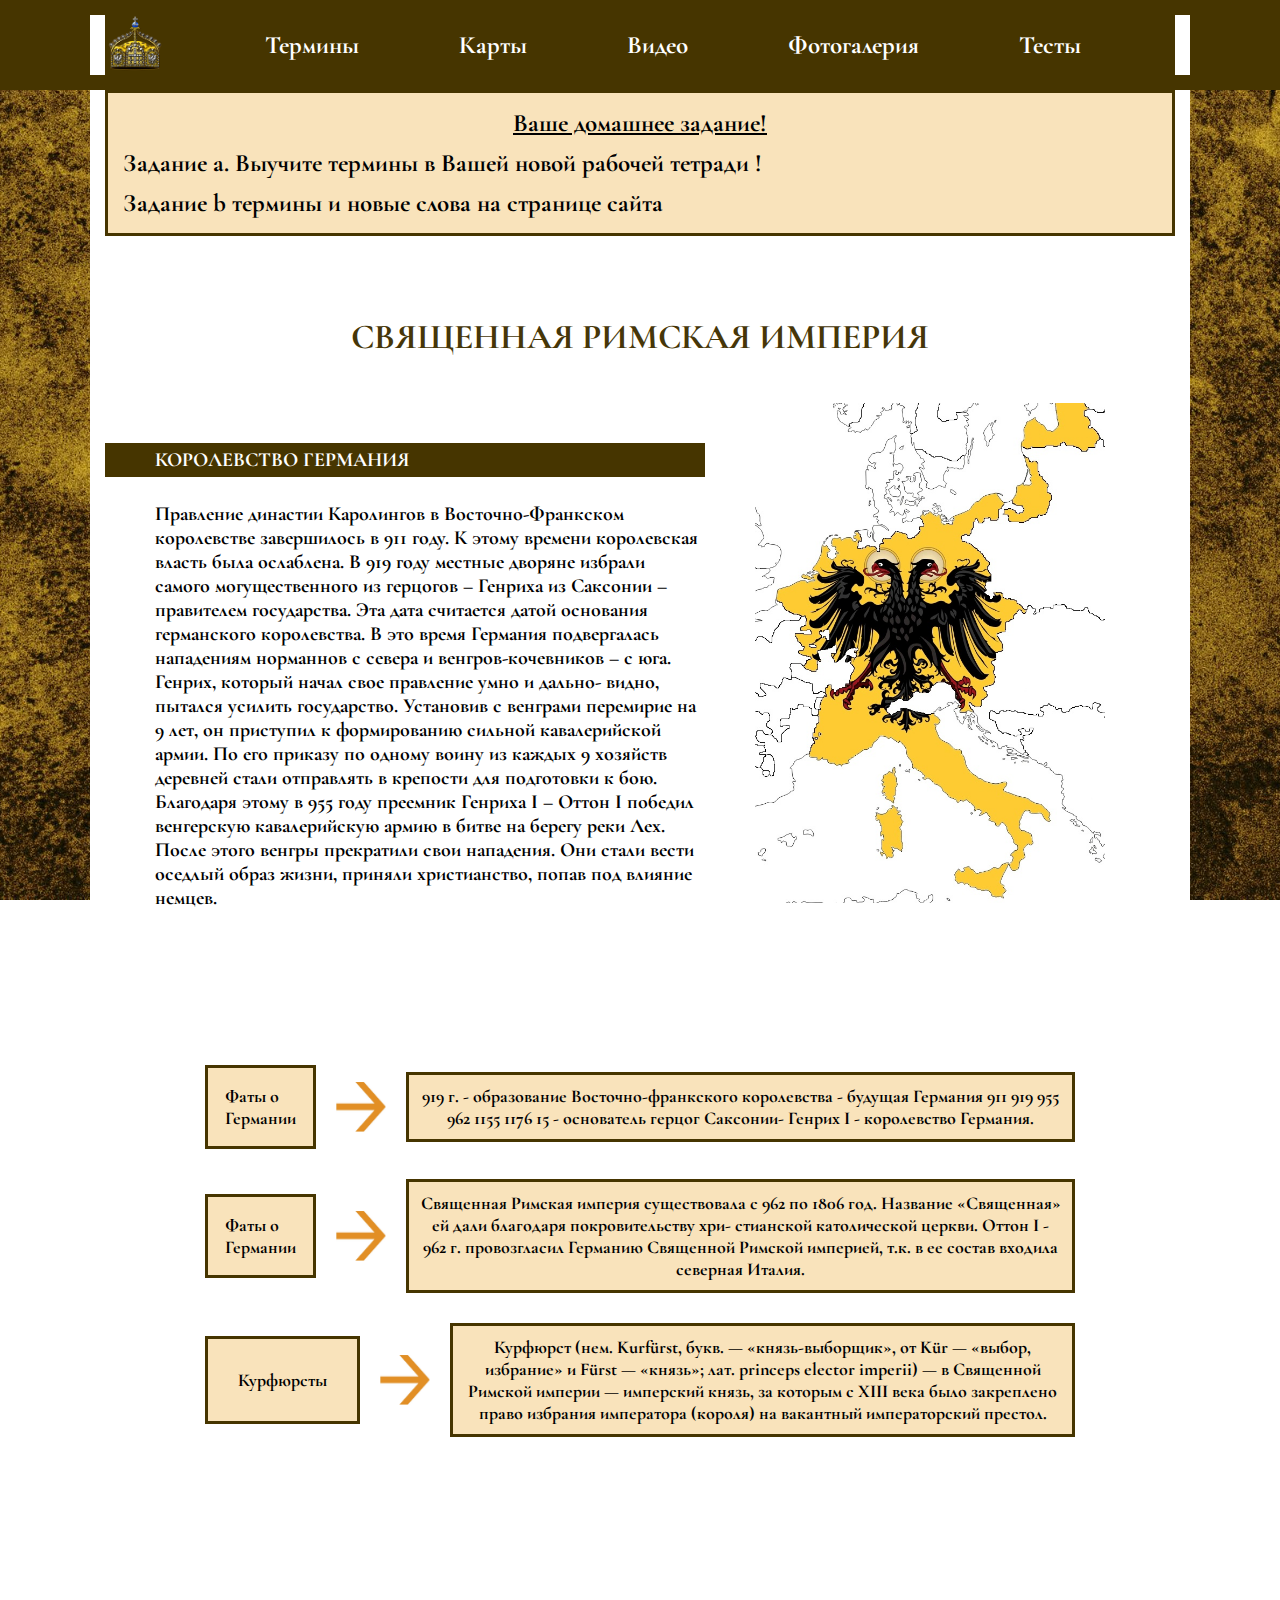
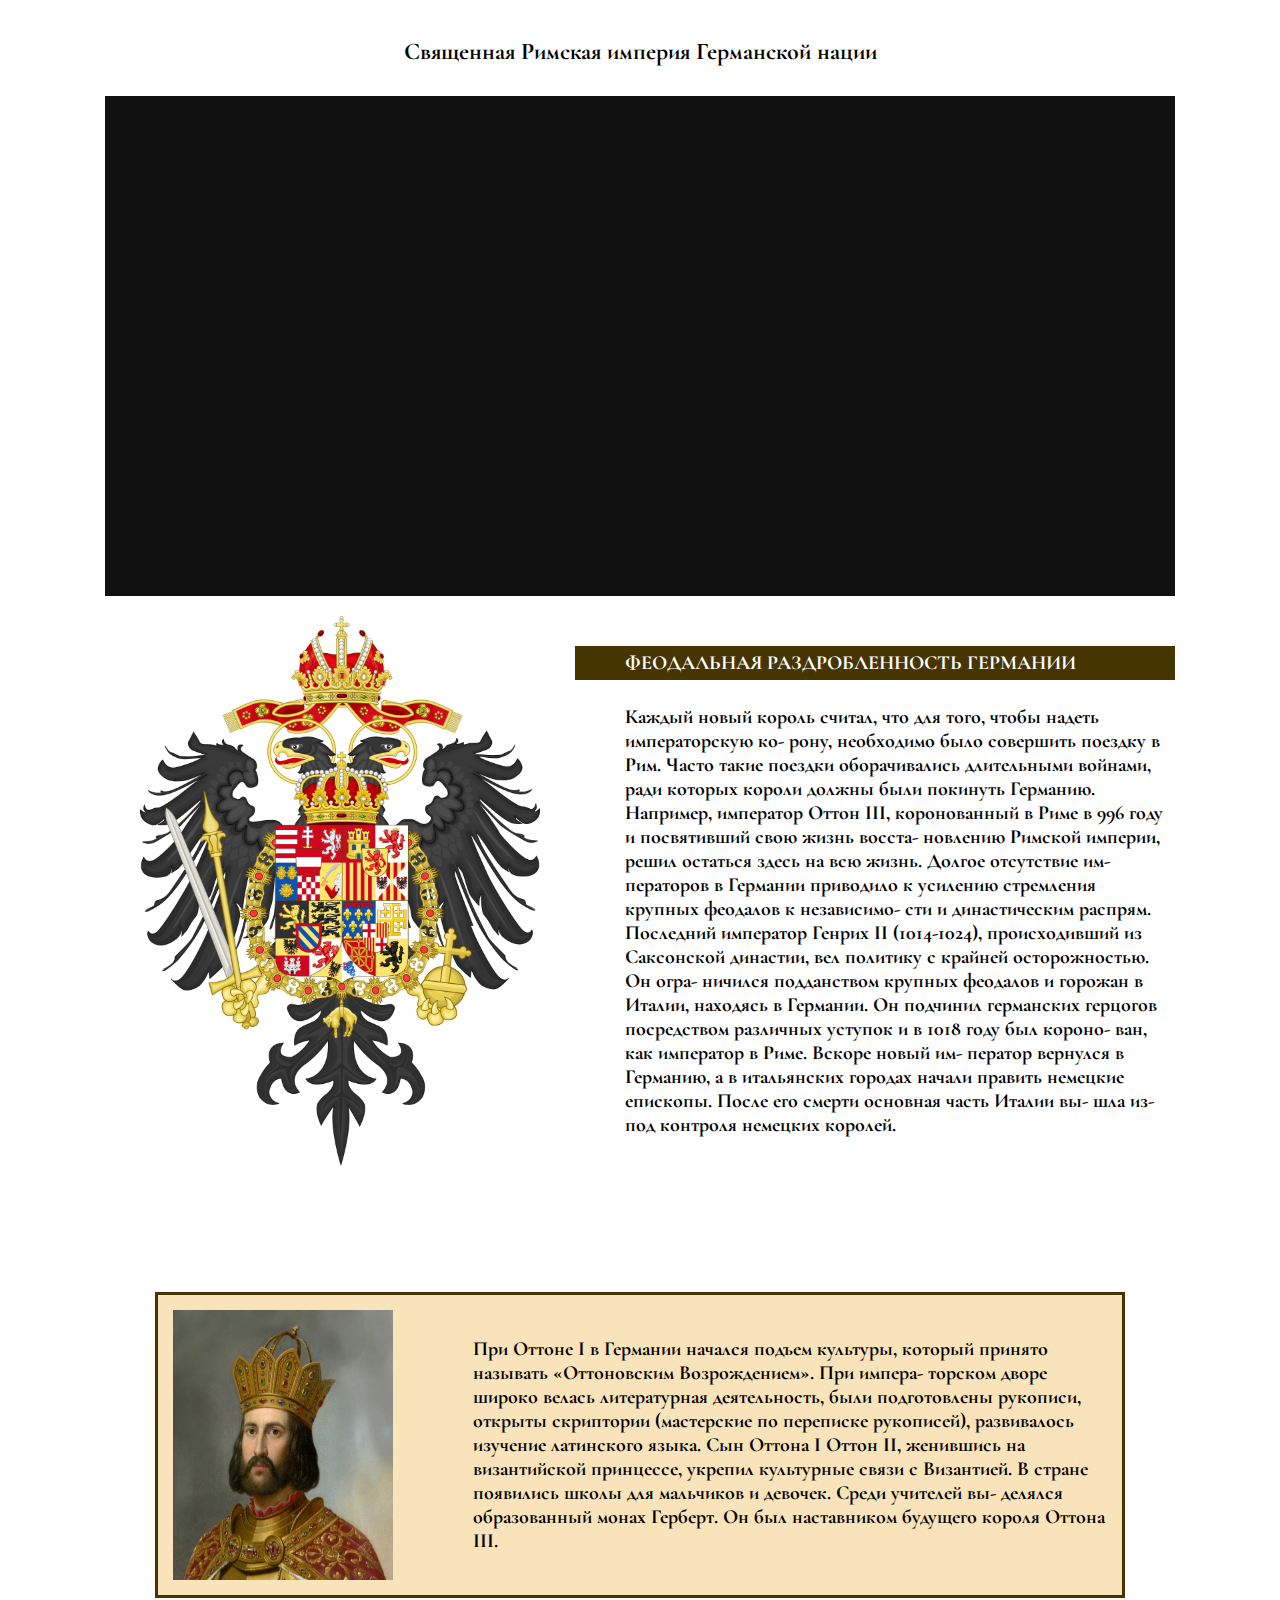
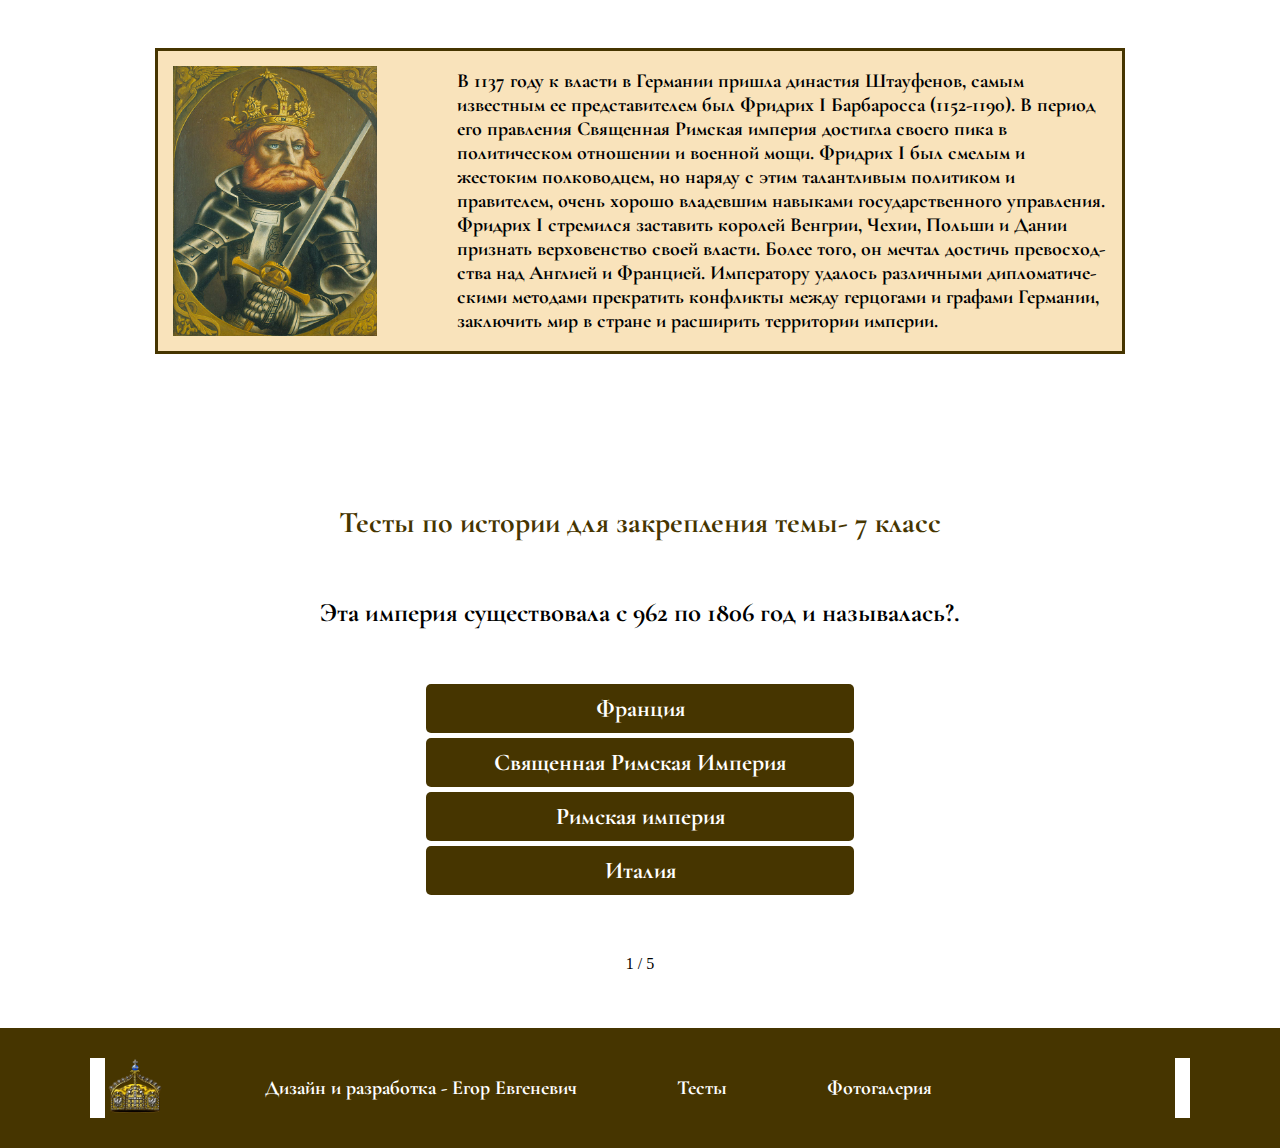
<file: Всем6/index.html>
<!DOCTYPE html>
<html lang="ru">
<head>
    <meta charset="UTF-8">
    <meta http-equiv="X-UA-Compatible" content="IE=edge">
    <meta name="viewport" content="width=device-width, initial-scale=1.0">
    <link rel="shortcut icon" href="img/logo.png" type="images/png"> 
    <link rel="stylesheet" href="style/main.css">
    <link rel="stylesheet" href="style/media.css">
    <title>Священная Римская Империя</title>
</head>
<body>

<header class="header">
    <nav class="nav">
        <div class="container">           
<ul class="header__list">
    <img class="im" src="img/Logos.png" alt="">
    <a href="#arheologi"><li class="header__li">Термины</li></a>
    <a href=""><li class="header__li">Карты</li></a>
    <a href="#videos"><li class="header__li">Видео</li></a>
    <a href="#slidershows"><li class="header__li">Фотогалерия</li></a>
    <a href="#wrapper"><li class="header__li">Тесты</li></a>
</ul>
        </div>
    </nav>
</header>    

<main class="main">

    <section class="homework">
        <div class="container">
            <div class="homework__content">
                <span class="Expl-1">Ваше домашнее задание!</span>
                <p class="Exes-2">
                Задание а. Выучите термины в Вашей новой рабочей тетради !
                </p>
                <p class="Exes-2"> 
                Задание b термины и новые слова на странице сайта </p>
            </div>
        </div>
    </section>


<section class="context">
    <div class="container">
        <div class="context__intro">
        <h1 class="h1">СВЯЩЕННАЯ РИМСКАЯ ИМПЕРИЯ</h1>

        </div>
    </div>
</section>

<section class="midle">
    <div class="container">
        <div class="midle__content">        
            <span class="text1">КОРОЛЕВСТВО ГЕРМАНИЯ</span>
            <p class="text2"> Правление династии Каролингов в Восточно-Франкском королевстве
                завершилось в 911 году. К этому времени королевская власть была
                ослаблена. В 919 году местные дворяне избрали самого могущественного из
                герцогов – Генриха из Саксонии – правителем государства. Эта дата считается
                датой основания германского королевства.
                В это время Германия подвергалась нападениям норманнов с севера и 
                венгров-кочевников – с юга. Генрих, который начал свое правление умно и дально-
                видно, пытался усилить государство. Установив с венграми перемирие на 9 лет,
                он приступил к формированию сильной кавалерийской армии. По его приказу
                по одному воину из каждых 9 хозяйств деревней стали отправлять в крепости
                для подготовки к бою. Благодаря этому в 955 году преемник Генриха I – Оттон I
                победил венгерскую кавалерийскую армию в битве на берегу реки Лех.
                После этого венгры прекратили свои нападения. Они стали вести оседлый
                образ жизни, приняли христианство, попав под влияние немцев. </p>
<div class="pro">
    <img class="pros" src="img/Карта.jpg" alt="">
</div>
         </div>      
    </div>
</section>

<section class="arheologi" id="arheologi">
    <div class="container">
        <div class="arheologi__intro-1">
            <div class="arheologi__item">
            <span class="arheo">Фаты о Германии</span><img class="arrow" src="img/Стрелка.jpg" alt=""><img class="arrow-1" src="img/Стрелка вниз.jpg" alt="">
            <span class="info">919 г. - образование Восточно-франкского королевства - будущая Германия
                911 919 955 962 1155 1176
                15
                - основатель герцог Саксонии- Генрих I - королевство Германия.</span>    
            </div>
            <div class="arheologi__item">
            <span class="arheo1">Фаты о Германии</span><img class="arrow" src="img/Стрелка.jpg" alt=""><img class="arrow-1" src="img/Стрелка вниз.jpg" alt="">
            <span class="info">
                Священная Римская империя существовала с 962 по 1806 год.
Название «Священная» ей дали благодаря покровительству хри-
стианской католической церкви.
                Оттон I - 962 г. провозгласил Германию Священной Римской империей, т.к.
в ее состав входила северная Италия. 
            </span>    
            </div>
            <div class="arheologi__item">
            <span class="arheo2">Курфюрсты</span><img class="arrow" src="img/Стрелка.jpg" alt=""><img class="arrow-1" src="img/Стрелка вниз.jpg" alt="">
            <span class="info">
                Курфюрст (нем. Kurfürst, букв. — «князь-выборщик», от Kür — «выбор, избрание» и Fürst — «князь»; лат. princeps elector imperii) — в Священной Римской империи — имперский князь, 
                за которым с XIII века было закреплено право избрания императора 
                (короля) на вакантный императорский престол.
            </span>    
            </div>
            
        </div>
    </div>
</section>

<section class="slidershows" id="slidershows">
    <div class="container">
        <p class="Photo-gallery"><a class="agallery" href="">Священная Римская империя Германской нации</a></p>
    <div class="slideshow">
        <div class="slideshow-item">
            <img src="img/Ка-1.jpeg" alt="">
        </div>
        <div class="slideshow-item">
            <img src="img/Ка-2.jpg" alt="">
        </div>
        <div class="slideshow-item">
            <img src="img/Ка-3.jpg" alt="">
        </div>
        <div class="slideshow-item">
            <img src="img/Ка-4.jpg" alt="">
        </div>
        <div class="slideshow-item">
            <img src="img/Ка-5.jpg" alt="">
        </div>
        <div class="slideshow-item">
            <img src="img/Ка-6.jpg" alt="">
        </div>
    </div>    
    </div>
</section>



<section class="midle2">
    <div class="container">
        <div class="midle__content2">  
<div class="arxs">
    <img class="arx" src="img/Флаг.png" alt="">
</div>                  
            <span class="text1">ФЕОДАЛЬНАЯ РАЗДРОБЛЕННОСТЬ ГЕРМАНИИ</span>
            <p class="text2">
                Каждый новый король считал, что для
того, чтобы надеть императорскую ко-
рону, необходимо было совершить поездку
в Рим. Часто такие поездки оборачивались
длительными войнами, ради которых короли
должны были покинуть Германию. Например,
император Оттон III, коронованный в Риме в
996 году и посвятивший свою жизнь восста-
новлению Римской империи, решил остаться
здесь на всю жизнь. Долгое отсутствие им-
ператоров в Германии приводило к усилению
стремления крупных феодалов к независимо-
сти и династическим распрям.
Последний император Генрих II (1014-1024),
происходивший из Саксонской династии, вел
политику с крайней осторожностью. Он огра-
ничился подданством крупных феодалов и
горожан в Италии, находясь в Германии. Он
подчинил германских герцогов посредством
различных уступок и в 1018 году был короно-
ван, как император в Риме. Вскоре новый им-
ператор вернулся в Германию, а в итальянских
городах начали править немецкие епископы.
После его смерти основная часть Италии вы-
шла из-под контроля немецких королей.
            </p>

         </div>      
    </div>
</section>

<section class="persons">
    <div class="container__persons">
        <div class="person__intro">
            <img class="Herodotus" src="img/Оттон1.jpg" alt="">
            <p class="Herodotus__text">
                При Оттоне I в Германии начался подъем
                культуры, который принято называть
                «Оттоновским Возрождением». При импера-
                торском дворе широко велась литературная
                деятельность, были подготовлены рукописи,
                открыты скриптории (мастерские по переписке
                рукописей), развивалось изучение латинского
                языка. Сын Оттона I Оттон II, женившись на
                византийской принцессе, укрепил культурные
                связи с Византией. В стране появились школы
                для мальчиков и девочек. Среди учителей вы-
                делялся образованный монах Герберт. Он был
                наставником будущего короля Оттона III.

            </p>
        </div>
        <div class="person__intro1">
            <img class="Herodotus" src="img/Фридрих-Барбаросса.jpg" alt="">
            <p class="Herodotus__text">
                В 1137 году к власти в Германии пришла династия Штауфенов, самым
известным ее представителем был Фридрих I Барбаросса (1152-1190).
В период его правления Священная Римская империя достигла своего пика в
политическом отношении и военной мощи. Фридрих I был смелым и жестоким
полководцем, но наряду с этим талантливым политиком и правителем, очень
хорошо владевшим навыками государственного управления.
Фридрих I стремился заставить королей Венгрии, Чехии, Польши и Дании
признать верховенство своей власти. Более того, он мечтал достичь превосход-
ства над Англией и Францией. Императору удалось различными дипломатиче-
скими методами прекратить конфликты между герцогами и графами Германии,
заключить мир в стране и расширить территории империи.

            </p>
        </div>

    </div>
</section>




<div class="wrapper" id="wrapper">
        <div class="container">
            <div class="quiz__head">
                <h1 class="intro">Тесты по истории  для закрепления темы- 7 класс</h1>
                <div class="head__content" id="head">
                </div>
            </div>
            <div class="quiz__body">
                <div class="buttons">
                    <div class="buttons__content" id="buttons">
                        <button class="button">Default button</button><br>
                        <button class="button button_wrong">Wrong answer</button><br>
                        <button class="button button_correct">Correct answer</button><br>
                        <button class="button button_passive">Unclicked button</button><br>
                    </div>
                </div>

                <div class="quiz__footer">
                <div class="footer__content" id="pages">0 / 0</div>
                </div>
            </div>                
        </div>           
</div>

</main>

<footer class="footer">
    <div class="container">
        <ul class="footer__list">
            <img class="im" src="img/Logos.png" alt="">
            <p class="confident">Дизайн и разработка - Егор Евгеневич</p>
            <a href=""><li class="footer__li">Тесты</li></a>
            <a href=""><li class="footer__li">Фотогалерия</li></a>
        </ul> 
    </div>
</footer>

<script src="script.js"></script>    
</body>
</html>
</file>
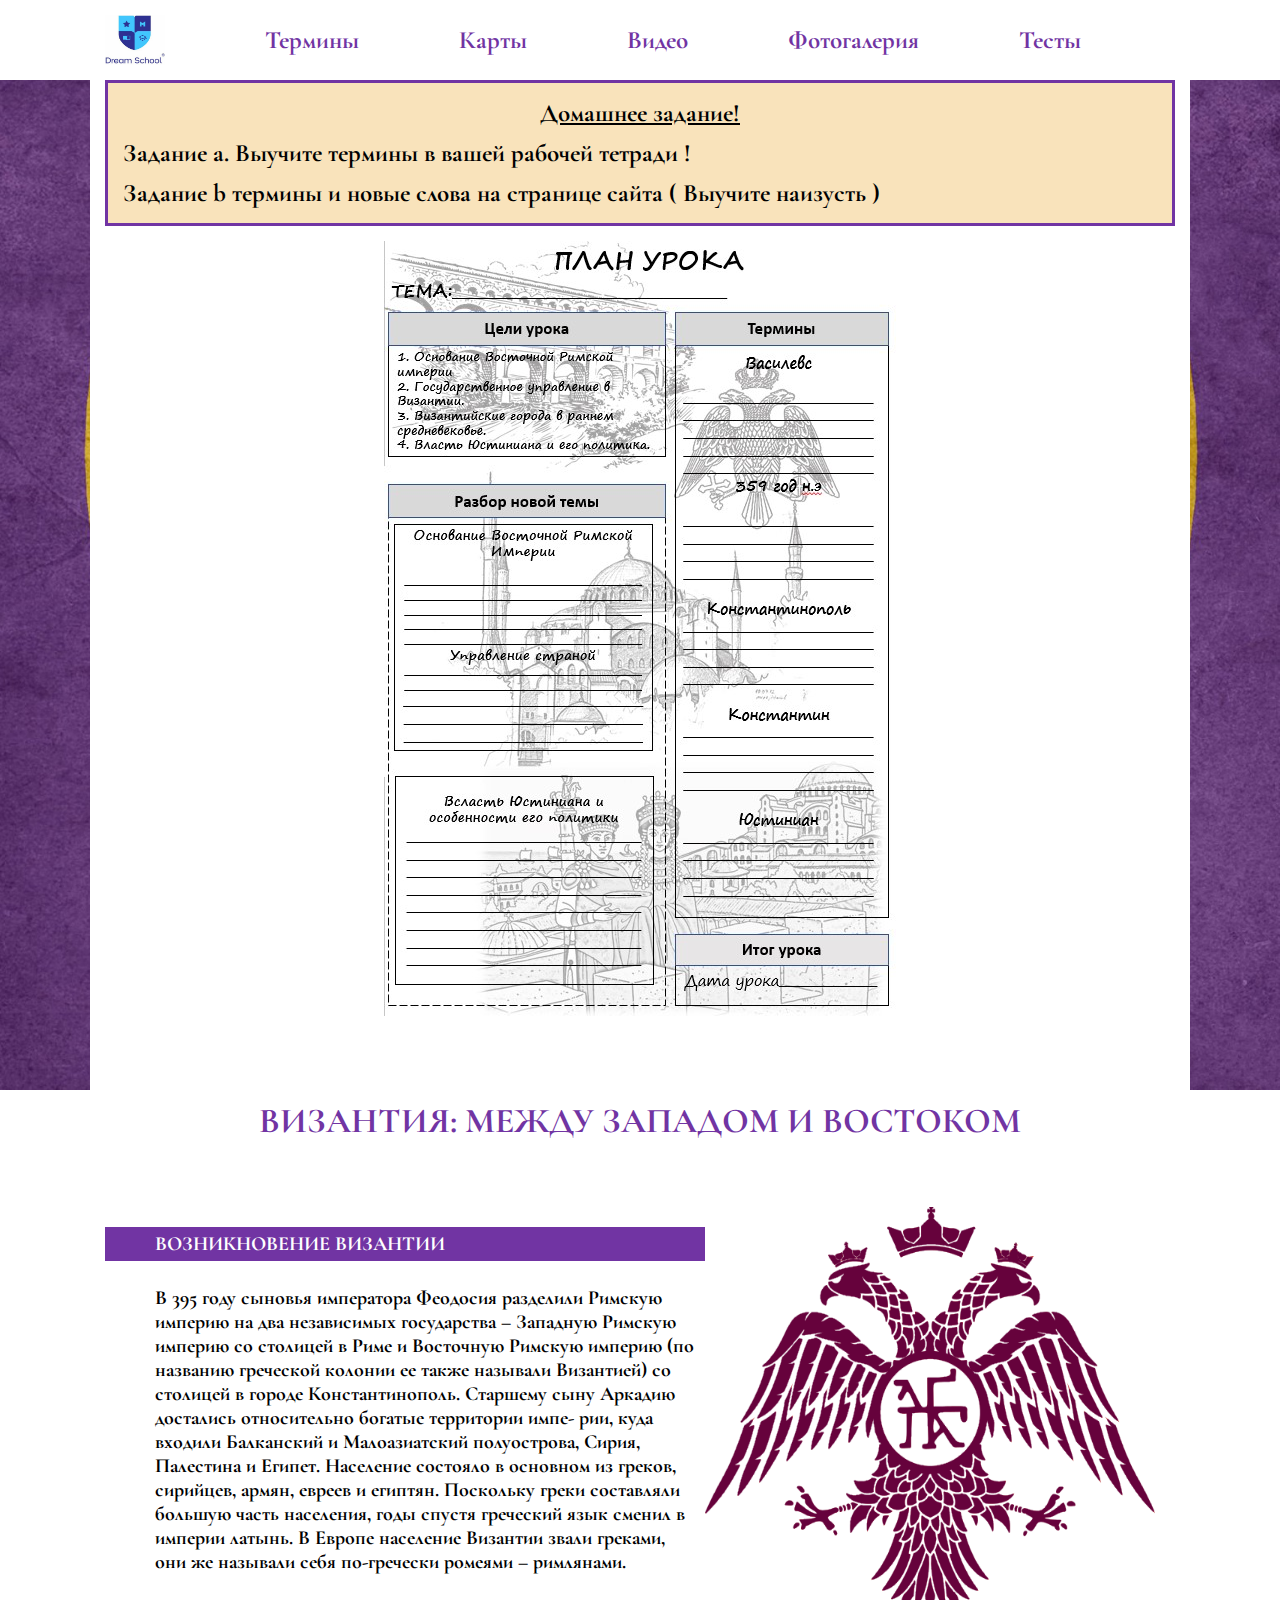
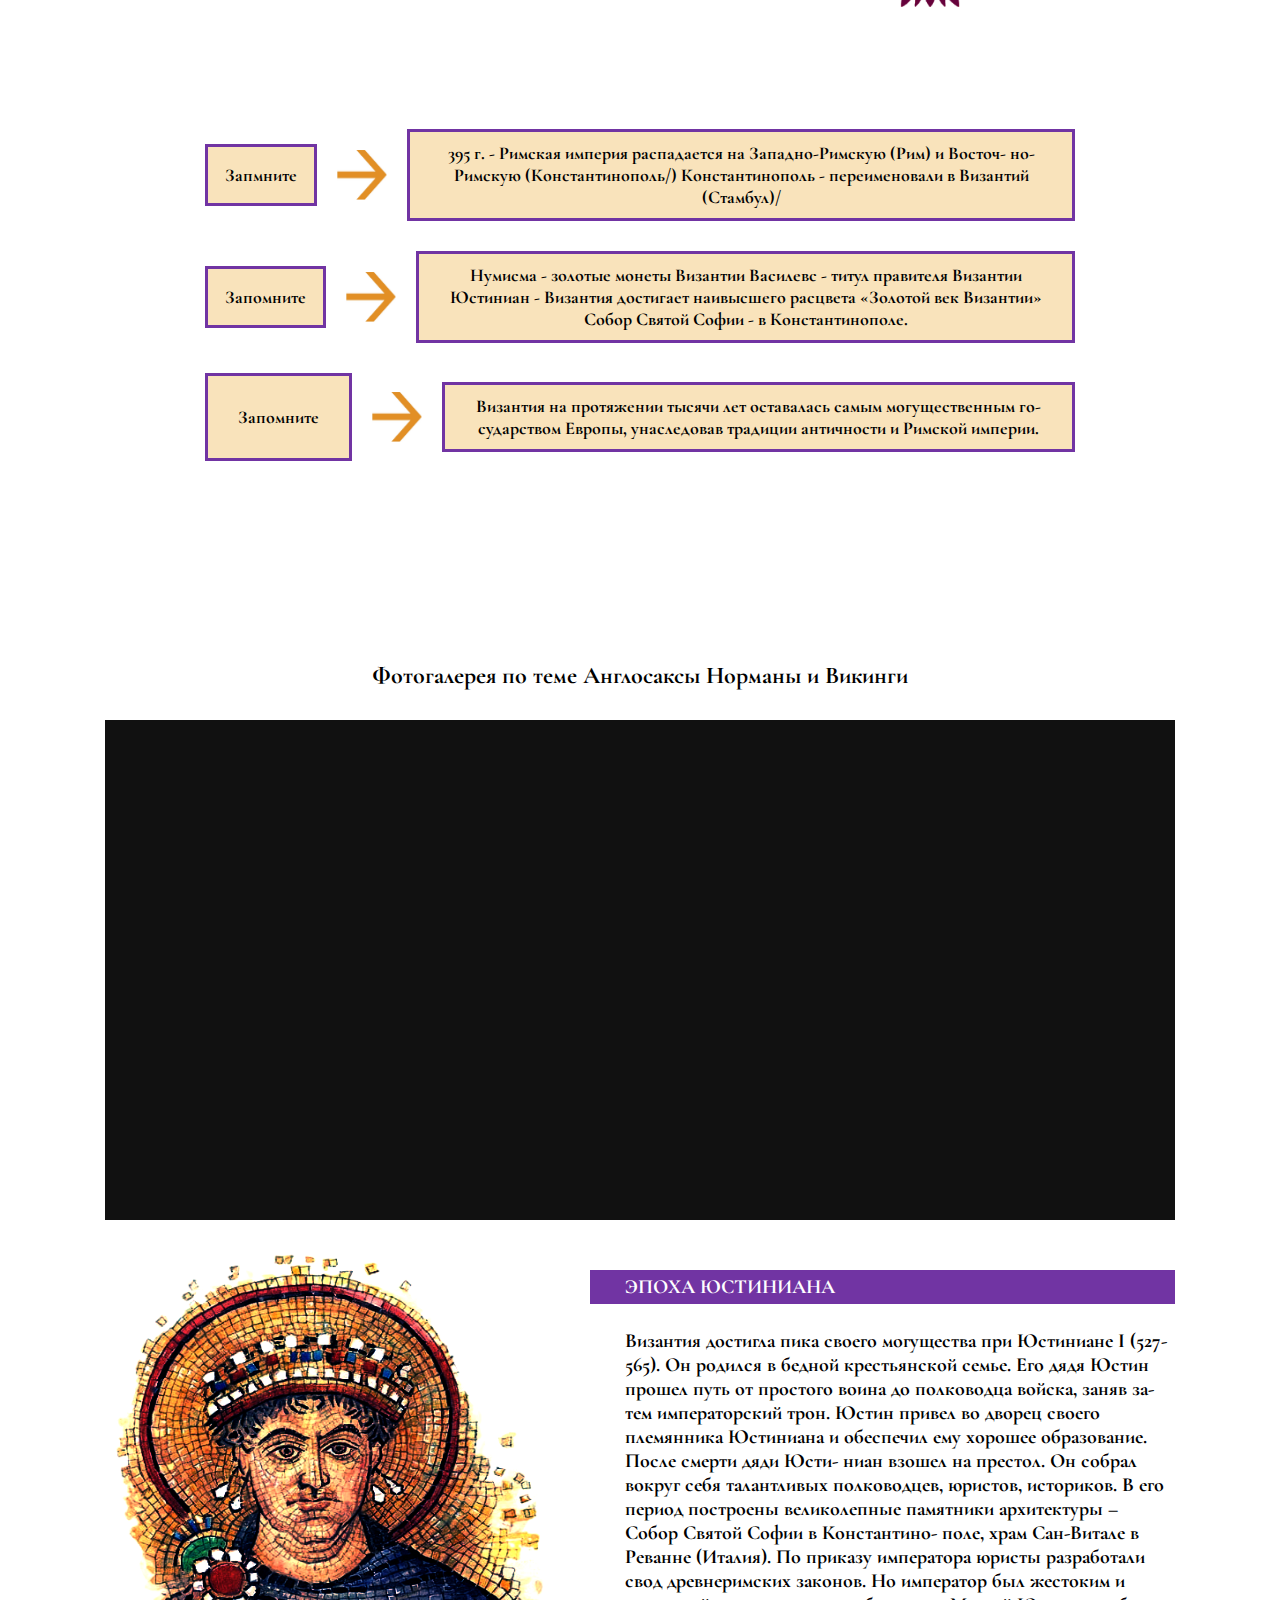
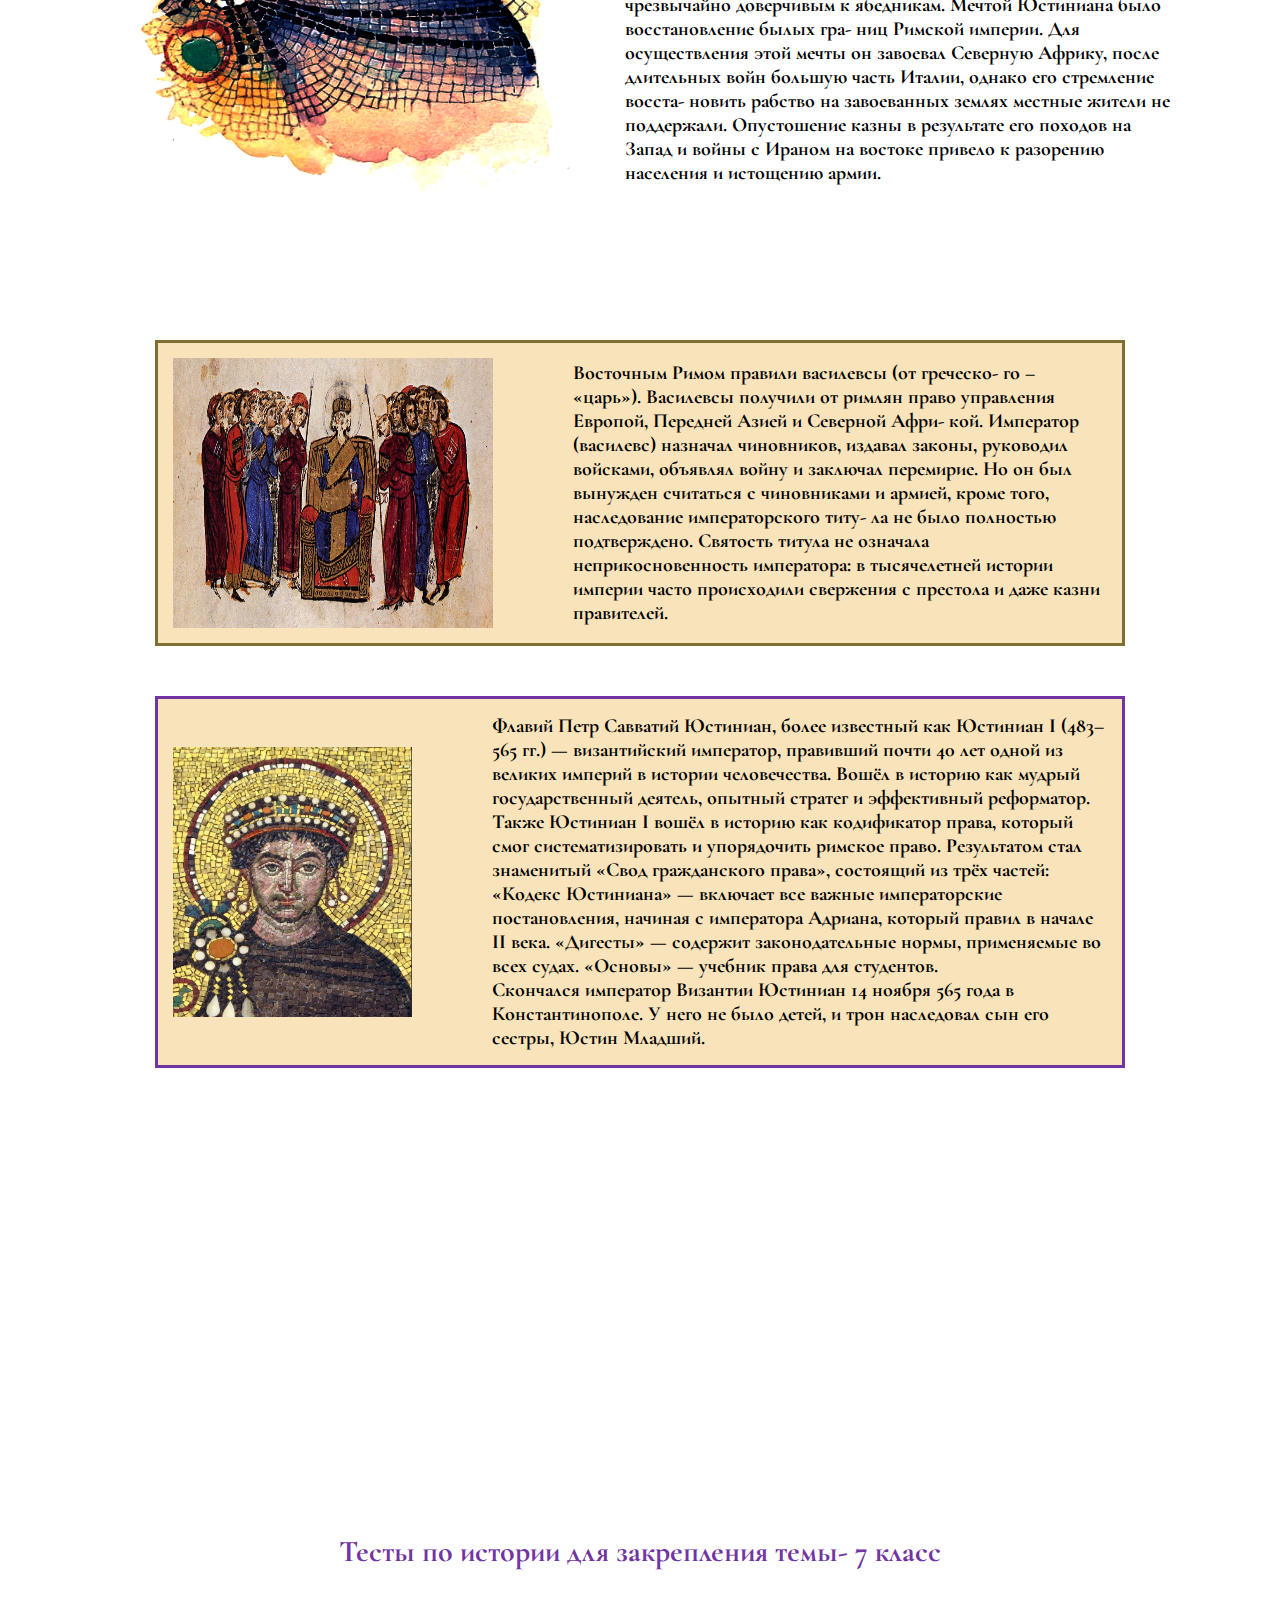
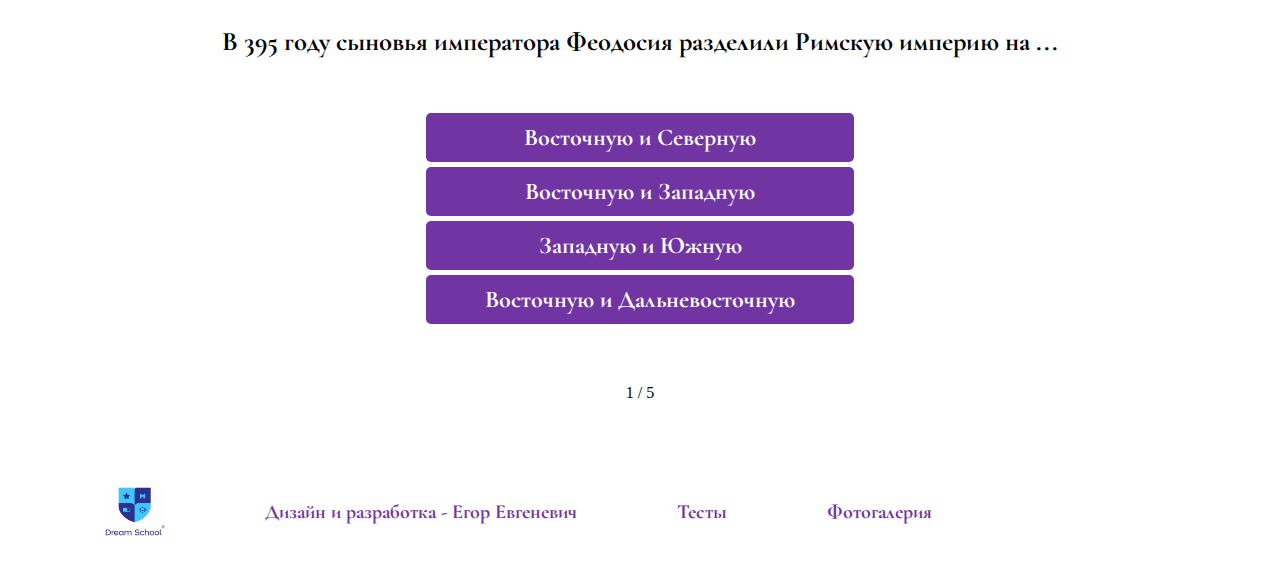
<file: Всем7/index.html>
<!DOCTYPE html>
<html lang="ru">
<head>
    <meta charset="UTF-8">
    <meta http-equiv="X-UA-Compatible" content="IE=edge">
    <meta name="viewport" content="width=device-width, initial-scale=1.0">
    <link rel="shortcut icon" href="img/logo.png" type="images/png"> 
    <link rel="stylesheet" href="style/main.css">
    <link rel="stylesheet" href="style/media.css">
    <title>Византия</title>
</head>
<body>

<header class="header">
    <nav class="nav">
        <div class="container">           
<ul class="header__list">
    <img class="im" src="img/Logos.jpg" alt="">
    <a href="#arheologi"><li class="header__li">Термины</li></a>
    <a href=""><li class="header__li">Карты</li></a>
    <a href="#videos"><li class="header__li">Видео</li></a>
    <a href="#slidershows"><li class="header__li">Фотогалерия</li></a>
    <a href="#wrapper"><li class="header__li">Тесты</li></a>
</ul>
        </div>
    </nav>
</header>    

<main class="main">

    <section class="homework">
        <div class="container">
            <div class="homework__content">
                <span class="Expl-1">Домашнее задание!</span>
                <p class="Exes-2">
                Задание а. Выучите термины в вашей рабочей тетради !
                </p>
                <p class="Exes-2"> 
                Задание b термины и новые слова на странице сайта ( Выучите наизусть )</p>
            </div>
        </div>
    </section>


<section class="classwork">
    <div class="container">
        <div class="classwork__im">
        <img src="img/Classwork.jpg" alt="" class="class-img">
    </div>
    </div>

</section>


<section class="context">
    <div class="container">
        <div class="context__intro">
        <h1 class="h1">ВИЗАНТИЯ: МЕЖДУ ЗАПАДОМ И ВОСТОКОМ</h1>

        </div>
    </div>
</section>

<section class="midle">
    <div class="container">
        <div class="midle__content">        
            <span class="text1">ВОЗНИКНОВЕНИЕ ВИЗАНТИИ</span>
            <p class="text2"> В 395 году сыновья императора Феодосия разделили Римскую империю на
                два независимых государства – Западную Римскую империю со столицей
                в Риме и Восточную Римскую империю (по названию греческой колонии ее также
                называли Византией) со столицей в городе Константинополь.
                Старшему сыну Аркадию достались относительно богатые территории импе-
                рии, куда входили Балканский и Малоазиатский полуострова, Сирия, Палестина
                и Египет. Население состояло в основном из греков, сирийцев, армян, евреев
                и египтян. Поскольку греки составляли большую часть населения, годы спустя
                греческий язык сменил в империи латынь. В Европе население Византии звали
                греками, они же называли себя по-гречески ромеями – римлянами.</p>
<div class="pro">
    <img class="pros" src="img/Флаг Византия.png" alt="">
</div>
         </div>      
    </div>
</section>

<section class="arheologi" id="arheologi">
    <div class="container">
        <div class="arheologi__intro-1">
            <div class="arheologi__item">
            <span class="arheo">Запмните</span><img class="arrow" src="img/Стрелка.jpg" alt=""><img class="arrow-1" src="img/Стрелка вниз.jpg" alt="">
            <span class="info">395 г. - Римская империя распадается на Западно-Римскую (Рим) и Восточ-
                но-Римскую (Константинополь/)
                Константинополь - переименовали в Византий (Стамбул)/</span>    
            </div>
            <div class="arheologi__item">
            <span class="arheo1">Запомните</span><img class="arrow" src="img/Стрелка.jpg" alt=""><img class="arrow-1" src="img/Стрелка вниз.jpg" alt="">
            <span class="info">
                Нумисма - золотые монеты Византии
Василевс - титул правителя Византии
Юстиниан - Византия достигает наивысшего расцвета «Золотой век
Византии» Собор Святой Софии - в Константинополе. 
            </span>    
            </div>
            <div class="arheologi__item">
            <span class="arheo2">Запомните</span><img class="arrow" src="img/Стрелка.jpg" alt=""><img class="arrow-1" src="img/Стрелка вниз.jpg" alt="">
            <span class="info">
                Византия на протяжении тысячи лет оставалась самым могущественным го-
сударством Европы, унаследовав традиции античности и Римской империи.
            </span>    
            </div>
            
        </div>
    </div>
</section>

<section class="slidershows" id="slidershows">
    <div class="container">
        <p class="Photo-gallery"><a class="agallery" href="">Фотогалерея по теме Англосаксы Норманы и Викинги</a></p>
    <div class="slideshow">
        <div class="slideshow-item">
            <img src="img/Im-1.jpg" alt="">
        </div>
        <div class="slideshow-item">
            <img src="img/Im-2.jpg" alt="">
        </div>
        <div class="slideshow-item">
            <img src="img/Im-3.jpg" alt="">
        </div>
        <div class="slideshow-item">
            <img src="img/Im-4.jpeg" alt="">
        </div>
        <div class="slideshow-item">
            <img src="img/Im-5.jpg" alt="">
        </div>
        <div class="slideshow-item">
            <img src="img/Im-6.jpg" alt="">
        </div>
    </div>    
    </div>
</section>



<section class="midle2">
    <div class="container">
        <div class="midle__content2">  
<div class="arxs">
    <img class="arx" src="img/Юстиниан.png" alt="">
</div>                  
            <span class="text1">ЭПОХА ЮСТИНИАНА</span>
            <p class="text2">
                Византия достигла пика своего могущества при
Юстиниане I (527-565). Он родился в бедной
крестьянской семье. Его дядя Юстин прошел путь
от простого воина до полководца войска, заняв за-
тем императорский трон. Юстин привел во дворец
своего племянника Юстиниана и обеспечил ему
хорошее образование. После смерти дяди Юсти-
ниан взошел на престол. Он собрал вокруг себя
талантливых полководцев, юристов, историков.
В его период построены великолепные памятники
архитектуры – Собор Святой Софии в Константино-
поле, храм Сан-Витале в Реванне (Италия).
По приказу императора юристы разработали свод
древнеримских законов. Но император был жестоким и
чрезвычайно доверчивым к ябедникам.
Мечтой Юстиниана было восстановление былых гра-
ниц Римской империи. Для осуществления этой мечты
он завоевал Северную Африку, после длительных войн
большую часть Италии, однако его стремление восста-
новить рабство на завоеванных землях местные жители
не поддержали. Опустошение казны в результате его
походов на Запад и войны с Ираном на востоке привело
к разорению населения и истощению армии.
            </p>

         </div>      
    </div>
</section>

<section class="persons">
    <div class="container__persons">
        <div class="person__intro">
            <img class="Herodotus" src="img/Василевс.jpg" alt="">
            <p class="Herodotus__text">
                Восточным Римом правили василевсы (от греческо-
го – «царь»). Василевсы получили от римлян право
управления Европой, Передней Азией и Северной Афри-
кой. Император (василевс) назначал чиновников, издавал
законы, руководил войсками, объявлял войну и заключал
перемирие. Но он был вынужден считаться с чиновниками
и армией, кроме того, наследование императорского титу-
ла не было полностью подтверждено. Святость титула не
означала неприкосновенность императора: в тысячелетней
истории империи часто происходили свержения с престола
и даже казни правителей.

            </p>
        </div>
        <div class="person__intro1">
            <img class="Herodotus" src="img/Василевс-Юстиниан.jpg" alt="">
            <p class="Herodotus__text">
                Флавий Петр Савватий Юстиниан, более известный как 
                Юстиниан I (483–565 гг.) — византийский император, 
                правивший почти 40 лет одной из великих империй в 
                истории человечества. Вошёл в историю как мудрый 
                государственный деятель, опытный стратег и эффективный реформатор.
                Также Юстиниан I вошёл в историю как кодификатор права, который смог систематизировать и упорядочить римское право.
                Результатом стал знаменитый «Свод гражданского права», состоящий из трёх частей:
                «Кодекс Юстиниана» — включает все важные императорские постановления, начиная с императора Адриана, который правил в начале II века.
                «Дигесты» — содержит законодательные нормы, применяемые во всех судах.
                «Основы» — учебник права для студентов.
                Скончался император Византии Юстиниан 14 ноября 565 года в Константинополе. У него не было детей, и трон наследовал сын его сестры, Юстин Младший.
                
            </p>
        </div>

    </div>
</section>

<section class="videos" id="videos">
    <div class="container">
        <div class="videos__content">
            <iframe width="550" height="315" class="vd-1" src="https://www.youtube.com/embed/KwjK2JJsH24?si=qb6aryC-l4yh5mVw" title="YouTube video player" frameborder="0" allow="accelerometer; autoplay; clipboard-write; encrypted-media; gyroscope; picture-in-picture; web-share" allowfullscreen></iframe>
            <iframe width="550" height="315" class="vd-1" src="https://www.youtube.com/embed/DoSQaT5bcsE?si=82b2nm810GKtwMRE" title="YouTube video player" frameborder="0" allow="accelerometer; autoplay; clipboard-write; encrypted-media; gyroscope; picture-in-picture; web-share" allowfullscreen></iframe>
        </div>
    </div>
</section>



<div class="wrapper" id="wrapper">
        <div class="container">
            <div class="quiz__head">
                <h1 class="intro">Тесты по истории  для закрепления темы- 7 класс</h1>
                <div class="head__content" id="head">
                </div>
            </div>
            <div class="quiz__body">
                <div class="buttons">
                    <div class="buttons__content" id="buttons">
                        <button class="button">Default button</button><br>
                        <button class="button button_wrong">Wrong answer</button><br>
                        <button class="button button_correct">Correct answer</button><br>
                        <button class="button button_passive">Unclicked button</button><br>
                    </div>
                </div>

                <div class="quiz__footer">
                <div class="footer__content" id="pages">0 / 0</div>
                </div>
            </div>                
        </div>           
</div>

</main>

<footer class="footer">
    <div class="container">
        <ul class="footer__list">
            <img class="im" src="img/Logos.jpg" alt="">
            <p class="confident">Дизайн и разработка - Егор Евгеневич</p>
            <a href=""><li class="footer__li">Тесты</li></a>
            <a href=""><li class="footer__li">Фотогалерия</li></a>
        </ul> 
    </div>
</footer>

<script src="script.js"></script>    
</body>
</html>
</file>
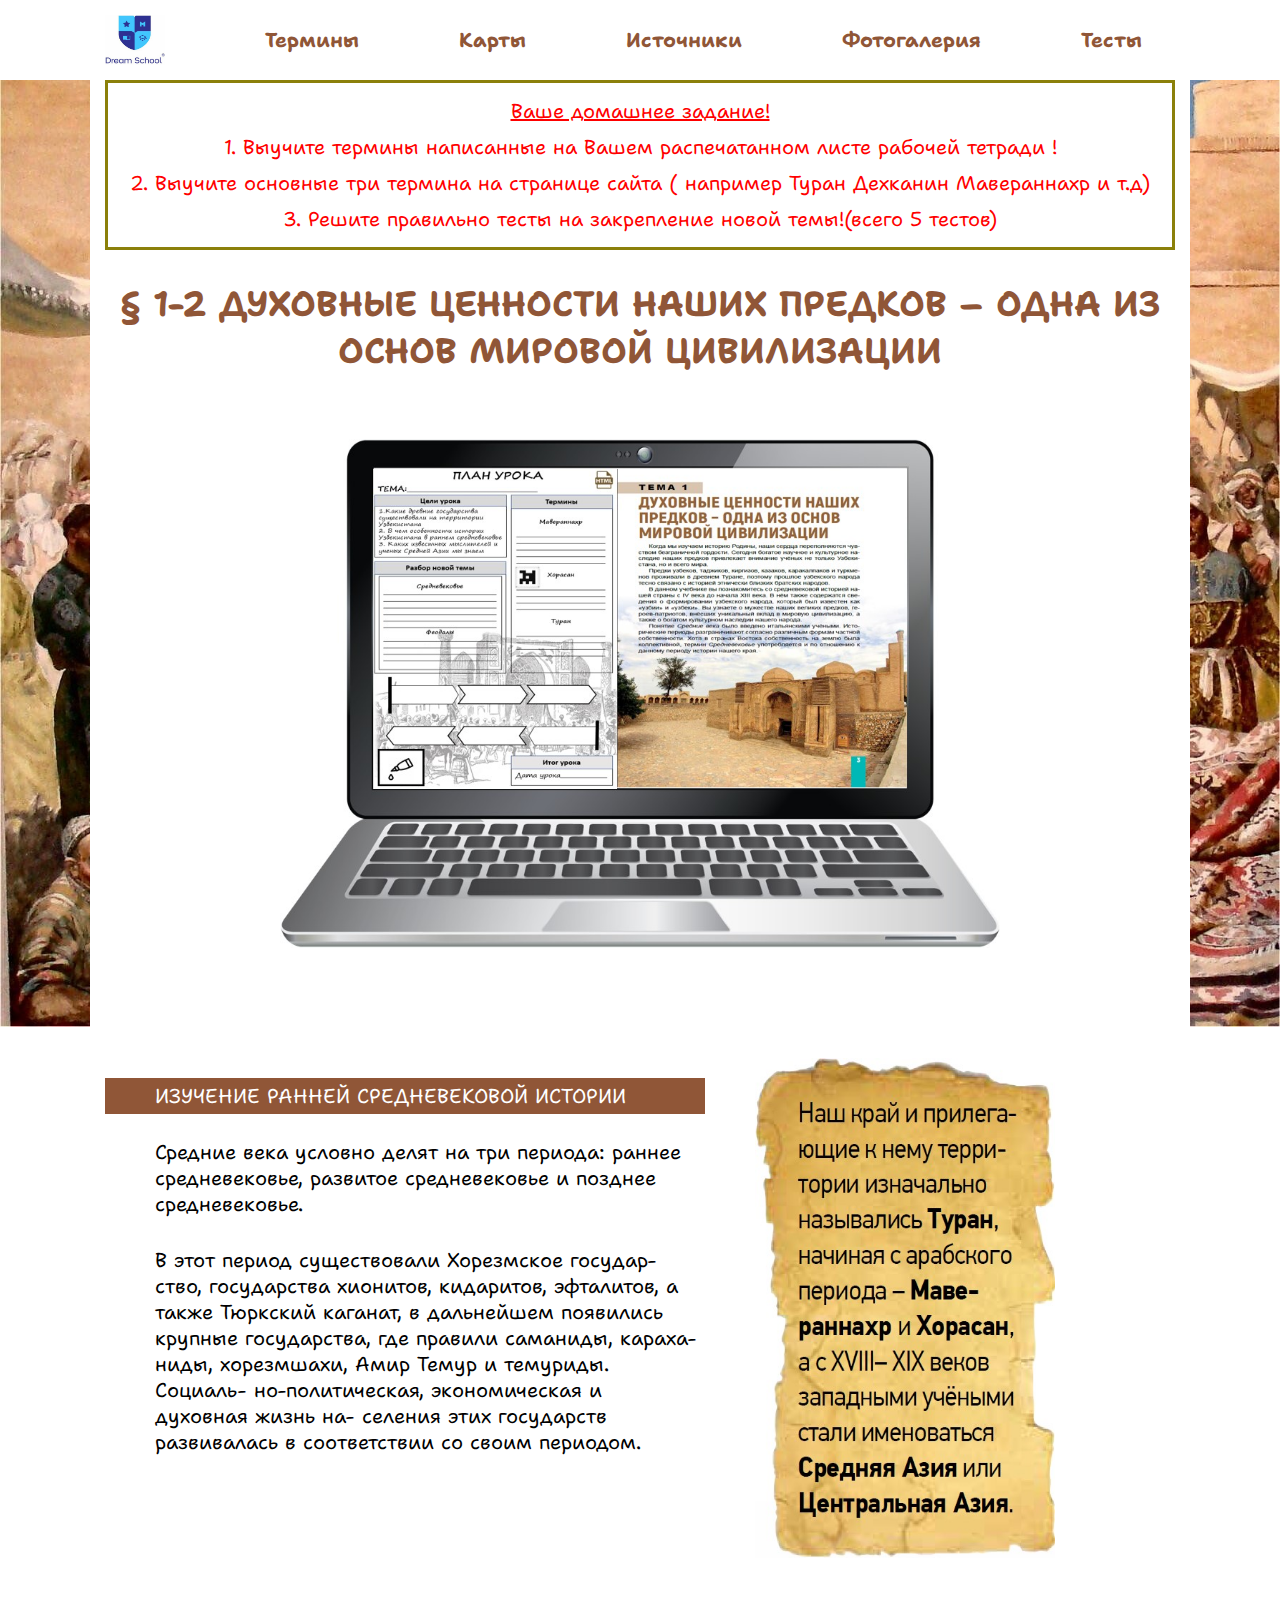
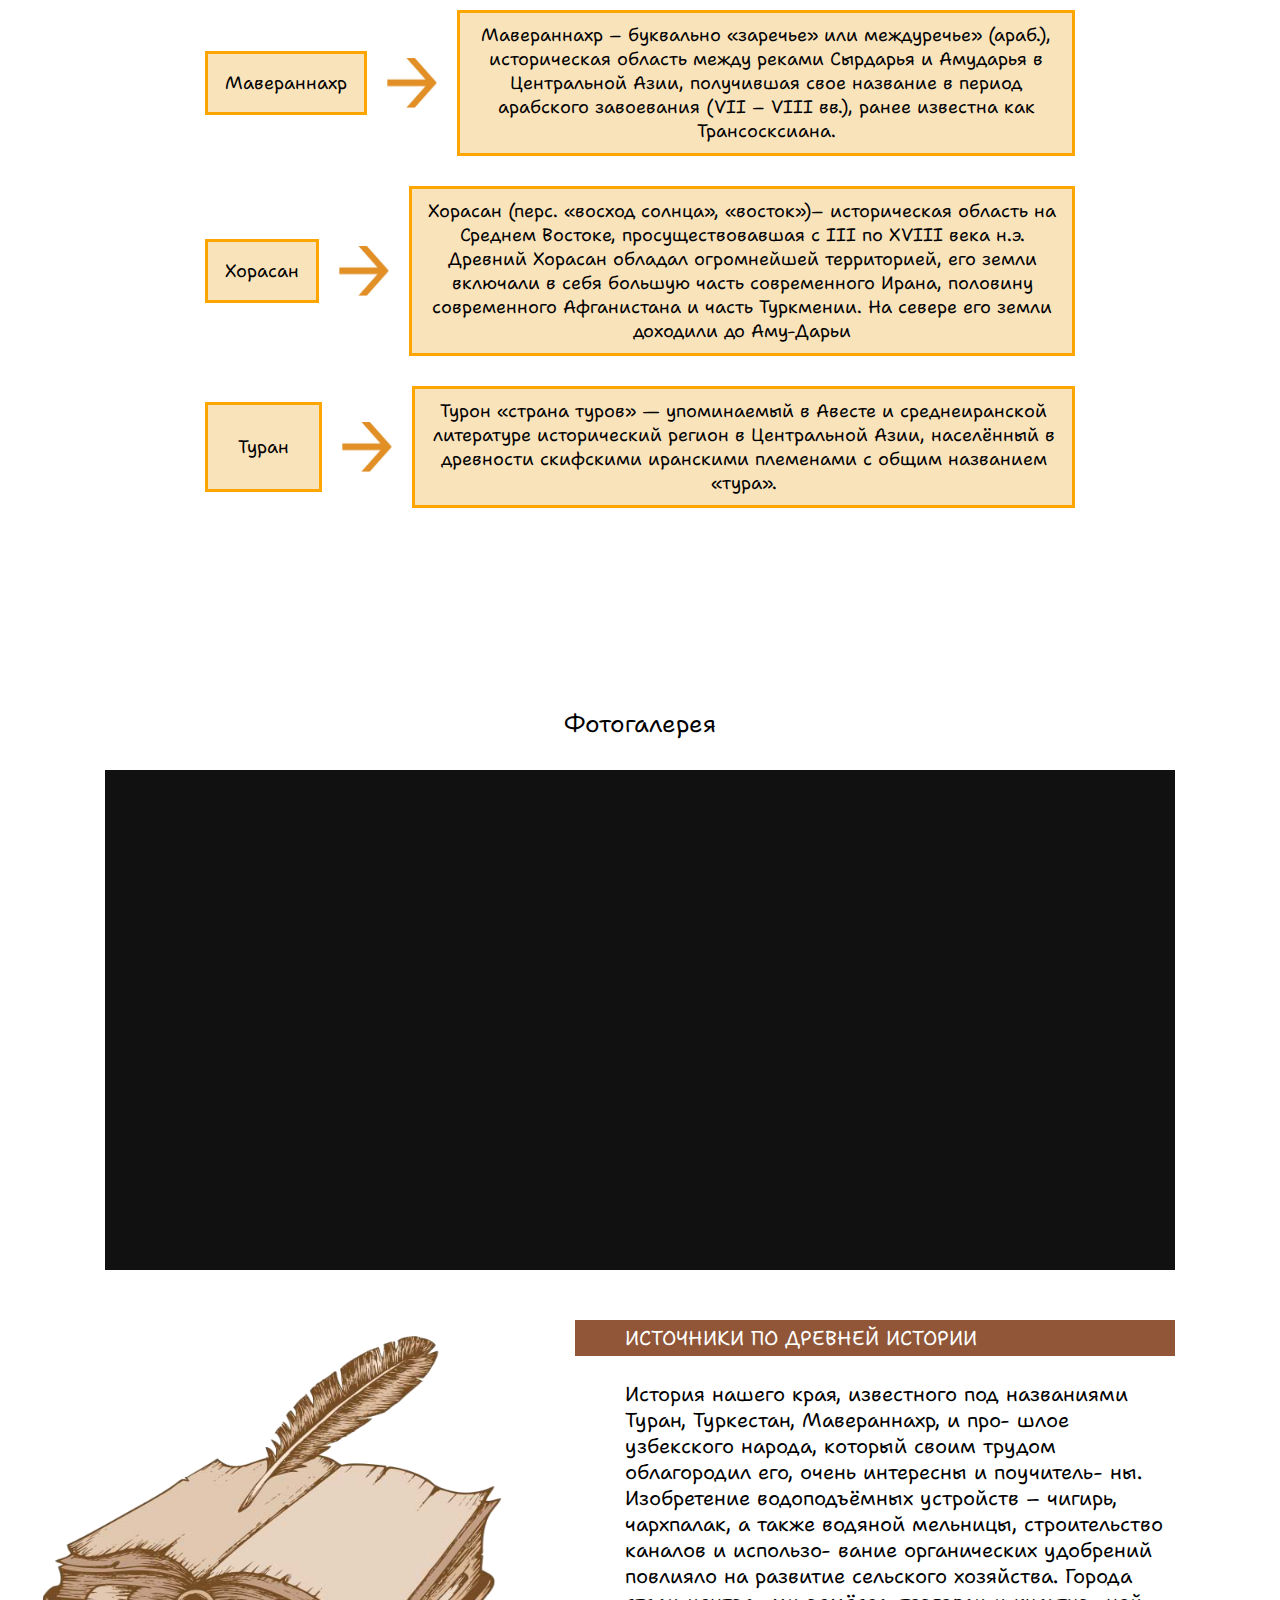
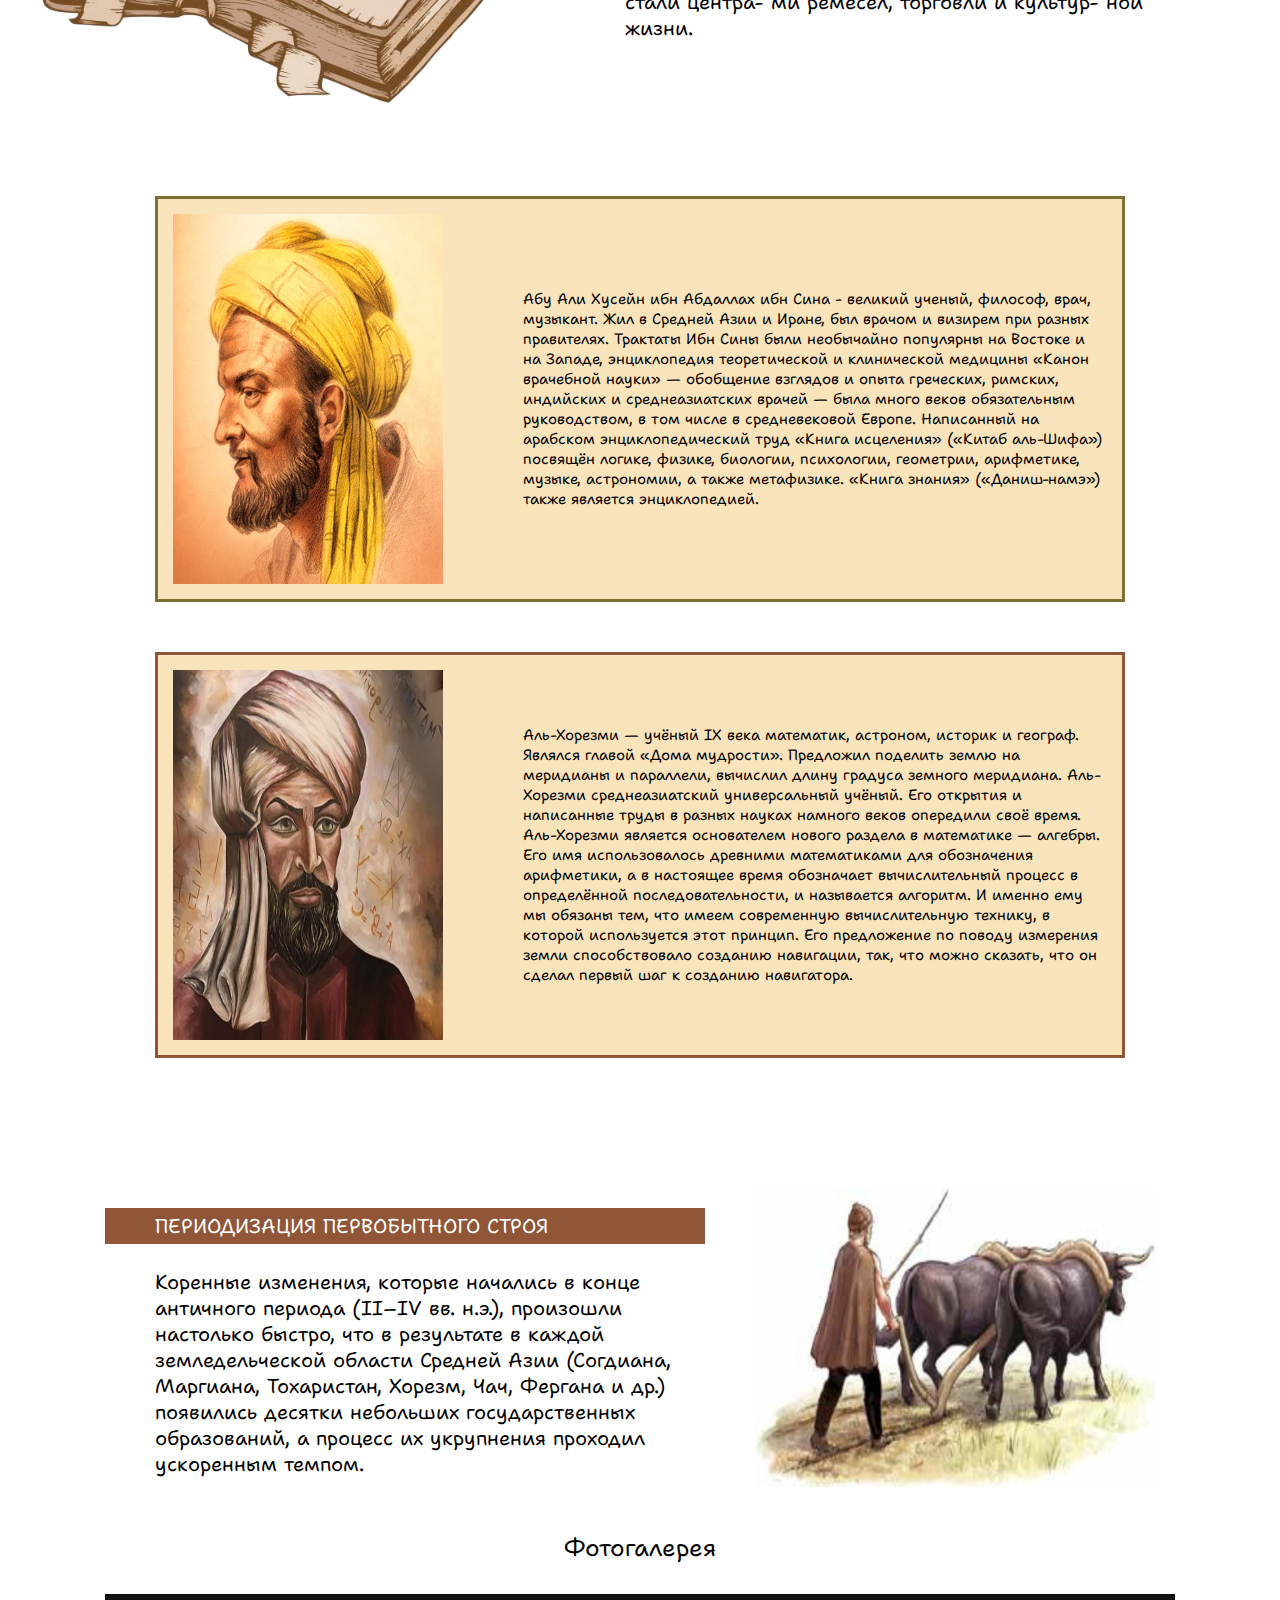
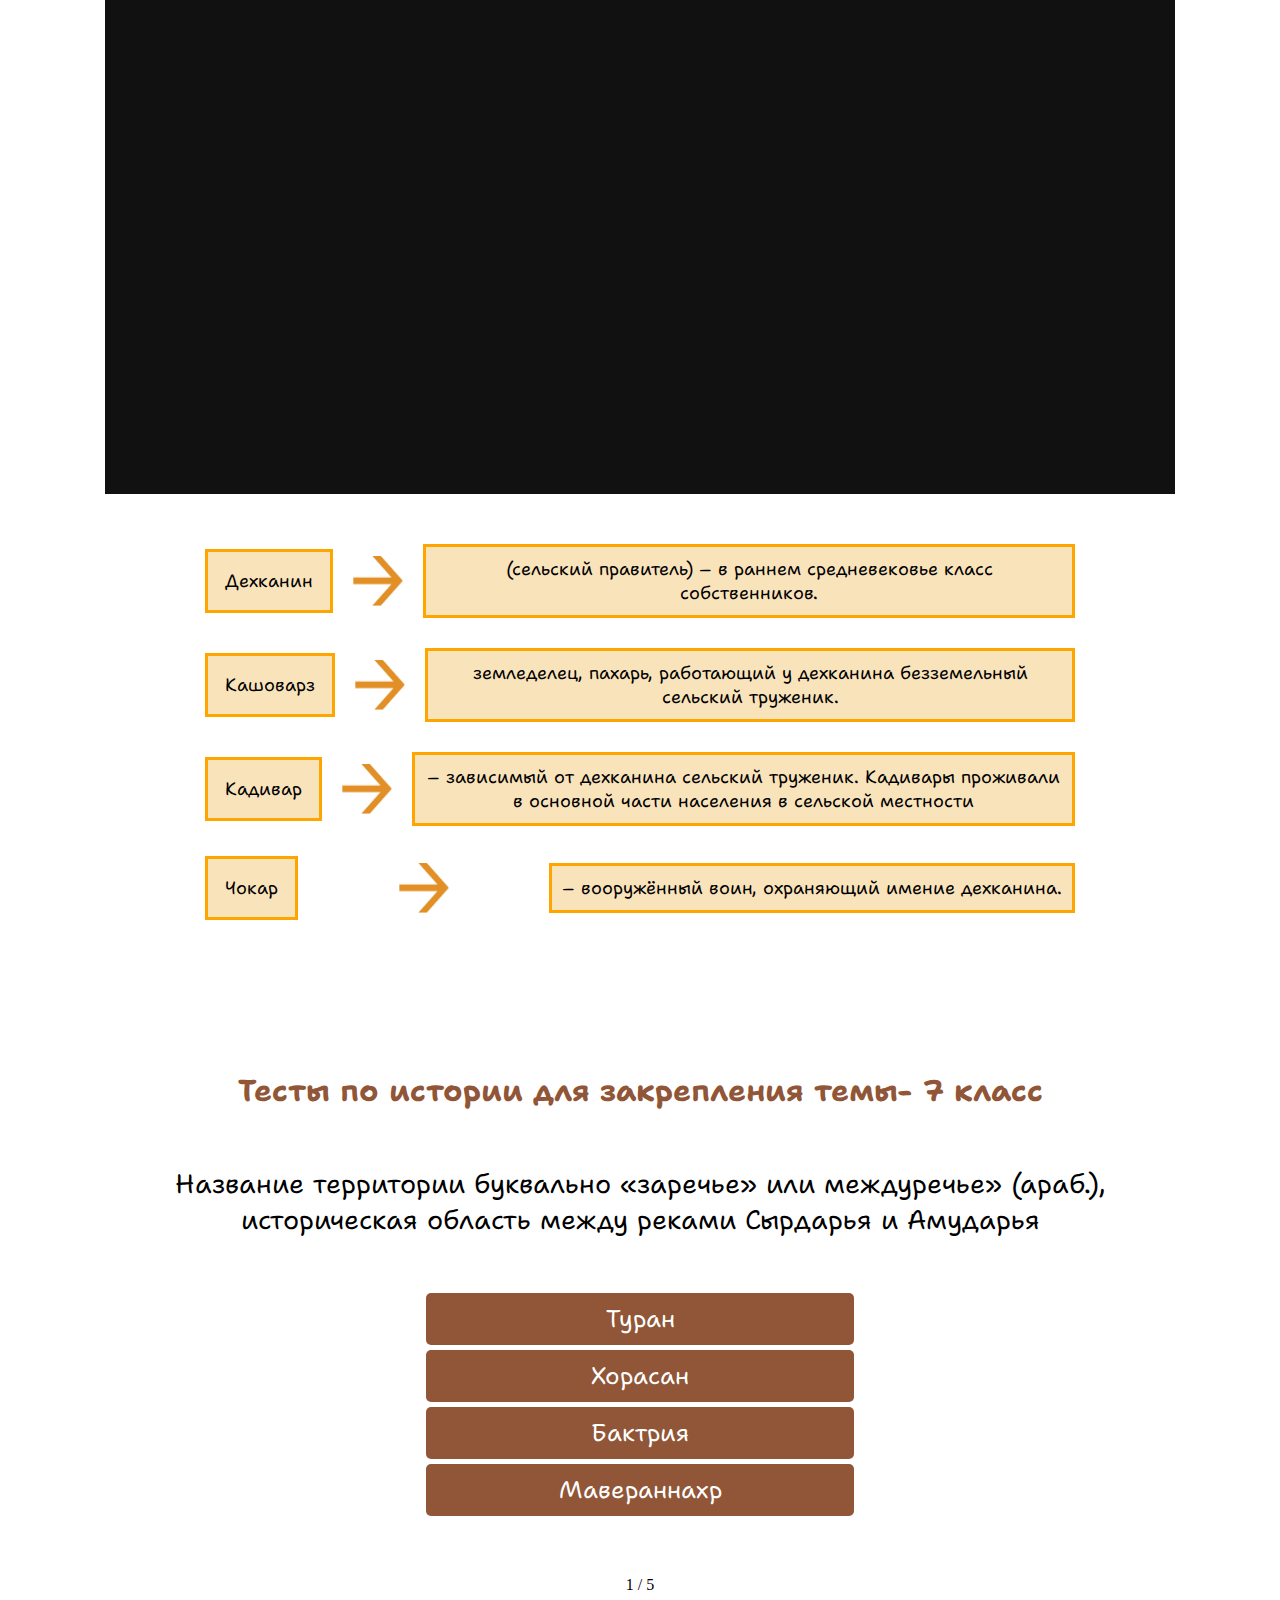
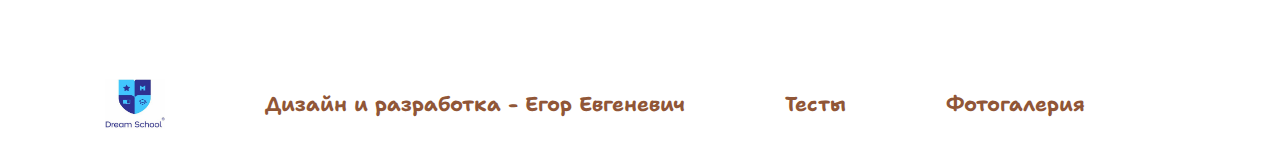
<file: Узб1/index.html>
<!DOCTYPE html>
<html lang="en">
<head>
    <meta charset="UTF-8">
    <meta http-equiv="X-UA-Compatible" content="IE=edge">
    <meta name="viewport" content="width=device-width, initial-scale=1.0">
    <link rel="shortcut icon" href="img/logo.png" type="images/png"> 
    <link rel="stylesheet" href="style/main.css">
    <link rel="stylesheet" href="style/media.css">
    <title>Урок 1 История Узбекистана</title>
</head>
<body>

<header class="header">
    <nav class="nav">
        <div class="container">           
<ul class="header__list">
    <img class="im" src="img/Logos.jpg" alt="">
    <a href=""><li class="header__li">Термины</li></a>
    <a href=""><li class="header__li">Карты</li></a>
    <a href=""><li class="header__li">Источники</li></a>
    <a href=""><li class="header__li">Фотогалерия</li></a>
    <a href=""><li class="header__li">Тесты</li></a>
</ul>
        </div>
    </nav>
</header>    

<main class="main">

    <section class="homework">
        <div class="container">
            <div class="homework__content">
                <span class="Expl-1">Ваше домашнее задание!</span>
                <p class="Exes-2">
                    1. Выучите термины написанные на Вашем  распечатанном листе рабочей тетради !
                </p>
                <p class="Exes-2"> 
                2. Выучите основные три  термина на странице сайта ( например Туран  Дехканин  Мавераннахр и т.д)</p>
            <p class="Exes-2">3. Решите правильно тесты  на закрепление новой темы!(всего 5 тестов) </p>
            </div>
        </div>
    </section>

<section class="context">
    <div class="container">
        <div class="context__intro">
        <h1 class="h1">§ 1-2 ДУХОВНЫЕ ЦЕННОСТИ НАШИХ
            ПРЕДКОВ – ОДНА ИЗ ОСНОВ
            МИРОВОЙ ЦИВИЛИЗАЦИИ</h1>
        
        <div class="screen">
        <img class="Lap"  src="img/Bg-lap.jpg" alt="">
        <img class="Plansh"  src="img/Планшет адап.jpg" alt="">
        <img class="Smartphone"  src="img/Смарт-адап.jpg" alt="">


        </div>
        </div>
    </div>
</section>

<section class="midle">
    <div class="container">
        <div class="midle__content">        
            <span class="text1">ИЗУЧЕНИЕ РАННЕЙ СРЕДНЕВЕКОВОЙ ИСТОРИИ</span>
            <p class="text2">Средние века условно делят на три периода: раннее средневековье, развитое средневековье и позднее средневековье.</p>
            <p class="text2"> В этот период существовали Хорезмское государ-
                ство, государства хионитов, кидаритов, эфталитов,
                а также Тюркский каганат, в дальнейшем появились
                крупные государства, где правили саманиды, караха-
                ниды, хорезмшахи, Амир Темур и темуриды. Социаль-
                но-политическая, экономическая и духовная жизнь на-
                селения этих государств развивалась в соответствии со
                своим периодом.</p>
<div class="pro">
    <img class="pros" src="img/Bg-termins.jpg" alt="">
</div>
         </div>      
    </div>
</section>

<section class="arheologi">
    <div class="container">
        <div class="arheologi__intro-1">
            <div class="arheologi__item">
            <span class="arheo">Мавераннахр</span><img class="arrow" src="img/Стрелка.jpg" alt=""><img class="arrow-1" src="img/Стрелка вниз.jpg" alt="">
            <span class="info">Мавераннахр – буквально «заречье» или междуречье» (араб.), историческая область между реками Сырдарья и Амударья в Центральной Азии, получившая свое название в период арабского завоевания (VII – VIII вв.), ранее известна как Трансосксиана.</span>    
            </div>
            <div class="arheologi__item">
            <span class="arheo1">Хорасан</span><img class="arrow" src="img/Стрелка.jpg" alt=""><img class="arrow-1" src="img/Стрелка вниз.jpg" alt="">
            <span class="info">Хорасан (перс. «восход солнца», «восток»)– историческая область на Среднем Востоке, просуществовавшая с III по XVIII века н.э.
                Древний Хорасан обладал огромнейшей территорией, его земли включали в себя большую часть современного Ирана, половину современного Афганистана и часть Туркмении. На севере его земли доходили до Аму-Дарьи</span>    
            </div>
            <div class="arheologi__item">
            <span class="arheo2">Туран</span><img class="arrow" src="img/Стрелка.jpg" alt=""><img class="arrow-1" src="img/Стрелка вниз.jpg" alt="">
            <span class="info">Турон «страна туров» — упоминаемый в Авесте и среднеиранской литературе исторический регион в Центральной Азии, населённый в древности скифскими иранскими племенами с общим названием «тура».</span>    
            </div>
            
        </div>
    </div>
</section>

<section class="slidershows" id="Фотогалерея">
    <div class="container">
        <p class="Photo-gallery"><a class="agallery" href="">Фотогалерея</a></p>
    <div class="slideshow">
        <div class="slideshow-item">
            <img src="img/7А.jpg" alt="">
        </div>
        <div class="slideshow-item">
            <img src="img/7А-2.jpg" alt="">
        </div>
        <div class="slideshow-item">
            <img src="img/7А-3.jpg" alt="">
        </div>
    </div>    
    </div>
</section>



<section class="midle2">
    <div class="container">
        <div class="midle__content2">  
<div class="arxs">
    <img class="arx" src="img/Книги.png" alt="">
</div>                  
            <span class="text1">ИСТОЧНИКИ ПО ДРЕВНЕЙ ИСТОРИИ</span>
            <p class="text2">
                История нашего
                края, известного под
                названиями Туран,
                Туркестан, Мавераннахр, и про-
                шлое узбекского народа, который
                своим трудом облагородил его,
                очень интересны и поучитель-
                ны. Изобретение водоподъёмных
                устройств – чигирь, чархпалак, а
                также водяной мельницы, строительство
                каналов и использо-
                вание органических удобрений
                повлияло на развитие сельского
                хозяйства. Города стали центра-
                ми ремёсел, торговли и культур-
                ной жизни.
            </p>

         </div>      
    </div>
</section>

<section class="persons">
    <div class="container__persons">
        <div class="person__intro">
            <img class="Herodotus" src="img/ibn-sina.jpg" alt="">
            <p class="Herodotus__text">
                Абу Али Хусейн ибн Абдаллах ибн Сина - великий ученый, философ, врач, музыкант. Жил в Средней Азии и Иране, был врачом и визирем при разных правителях. 
                Трактаты Ибн Сины были необычайно популярны на Востоке и на Западе, энциклопедия теоретической и клинической медицины «Канон врачебной науки» — обобщение взглядов и опыта греческих, римских, индийских и среднеазиатских врачей — была много веков обязательным руководством, в том числе в средневековой Европе.
                Написанный на арабском энциклопедический труд «Книга исцеления» («Китаб аль-Шифа») посвящён логике, физике, биологии, психологии, геометрии, арифметике, музыке, астрономии, а также метафизике. «Книга знания» («Даниш-намэ») также является энциклопедией.
            </p>
        </div>
        <div class="person__intro1">
            <img class="Herodotus" src="img/Аль-Хорезми.jpg" alt="">
            <p class="Herodotus__text">
                Аль-Хорезми — учёный IX века математик, астроном, историк и географ. Являлся главой «Дома мудрости». Предложил поделить землю на меридианы и параллели, вычислил длину градуса земного меридиана.
                Аль-Хорезми среднеазиатский универсальный учёный. Его открытия и написанные труды в разных науках намного веков опередили своё время. Аль-Хорезми является основателем нового раздела в математике — алгебры. Его имя использовалось древними математиками для обозначения арифметики, а в настоящее время обозначает вычислительный процесс в определённой последовательности, и называется алгоритм. И именно ему мы обязаны тем, что имеем современную вычислительную технику, в которой используется этот принцип. Его предложение по поводу измерения земли способствовало созданию навигации, так, что можно сказать, что он сделал первый шаг к созданию навигатора.
            </p>
        </div>

    </div>
</section>

<section class="midle3">
    <div class="container">
        <div class="midle__content3">        
            <span class="text1">ПЕРИОДИЗАЦИЯ ПЕРВОБЫТНОГО СТРОЯ</span>
            <p class="text2">
                Коренные изменения, которые начались в конце античного периода (II–IV вв. н.э.),
                произошли настолько быстро, что в результате в каждой земледельческой области
                Средней Азии (Согдиана, Маргиана, Тохаристан, Хорезм, Чач, Фергана и др.) появились
                десятки небольших государственных образований, а процесс их укрупнения проходил
                ускоренным темпом.</p>
            
         <div class="pro">
            <img class="pros-buls" src="img/быки.svg" alt="">
        </div>   
         </div>  
    </div>
</section>

<section class="slidershows" id="Фотогалерея-2">
    <div class="container">
        <p class="Photo-gallery"><a class="agallery" href="">Фотогалерея</a></p>
    <div class="slideshow">
        <div class="slideshow-item">
            <img src="img/слайд-1-1.jpg" alt="">
        </div>
        <div class="slideshow-item">
            <img src="img/слайд-1-2.webp" alt="">
        </div>
        <div class="slideshow-item">
            <img src="img/слайд-1-3.jpg" alt="">
        </div>
        <div class="slideshow-item">
            <img src="img/слайд-1-4.jpg" alt="">
        </div>
        <div class="slideshow-item">
            <img src="img/слайд-1-5.jpg" alt="">
        </div>
        <div class="slideshow-item">
            <img src="img/слайд-1-6.jpg" alt="">
        </div>
    </div>    
    </div>
</section>



<section class="arheologi">
    <div class="container">
        <div class="arheologi__intro">
            <div class="arheologi__item">
            <span class="arheo">Дехканин</span><img class="arrow" src="img/Стрелка.jpg" alt=""><img class="arrow-1" src="img/Стрелка вниз.jpg" alt=""><span class="info">
                (сельский
правитель) – в раннем
средневековье класс
собственников.</span>    
            </div>
            <div class="arheologi__item">
                <span class="arheo">Кашоварз</span><img class="arrow" src="img/Стрелка.jpg" alt=""><img class="arrow-1" src="img/Стрелка вниз.jpg" alt=""><span class="info">
                    земледелец, пахарь, работающий у дехканина безземельный сельский труженик. </span>    
                </div>
            <div class="arheologi__item">
            <span class="arheo1">Кадивар</span><img class="arrow" src="img/Стрелка.jpg" alt=""><img class="arrow-1" src="img/Стрелка вниз.jpg" alt=""><span class="info">
                – зависимый
от дехканина сельский
труженик. Кадивары проживали в основной части населения в сельской местности
               </span>    
            </div>
            <div class="arheologi__item">
            <span class="arheo1">Чокар</span><img class="arrow" src="img/Стрелка.jpg" alt=""><img class="arrow-1" src="img/Стрелка вниз.jpg" alt=""><span class="info">
                – вооружённый
                воин, охраняющий
                имение дехканина.
            </span>    
            </div>
            
        </div>
    </div>
</section>

<div class="wrapper">
        <div class="container">
            <div class="quiz__head">
                <h1 class="intro">Тесты по истории  для закрепления темы- 7 класс</h1>
                <div class="head__content" id="head">
                </div>
            </div>
            <div class="quiz__body">
                <div class="buttons">
                    <div class="buttons__content" id="buttons">
                        <button class="button">Default button</button><br>
                        <button class="button button_wrong">Wrong answer</button><br>
                        <button class="button button_correct">Correct answer</button><br>
                        <button class="button button_passive">Unclicked button</button><br>
                    </div>
                </div>

                <div class="quiz__footer">
                <div class="footer__content" id="pages">0 / 0</div>
                </div>
            </div>                
        </div>           
</div>

</main>

<footer class="footer">
    <div class="container">
        <ul class="footer__list">
            <img class="im" src="img/Logos.jpg" alt="">
            <p class="confident">Дизайн и разработка - Егор Евгеневич</p>
            <a href=""><li class="footer__li">Тесты</li></a>
            <a href=""><li class="footer__li">Фотогалерия</li></a>
        </ul> 
    </div>
</footer>

<script src="script.js"></script>    
</body>
</html>
</file>
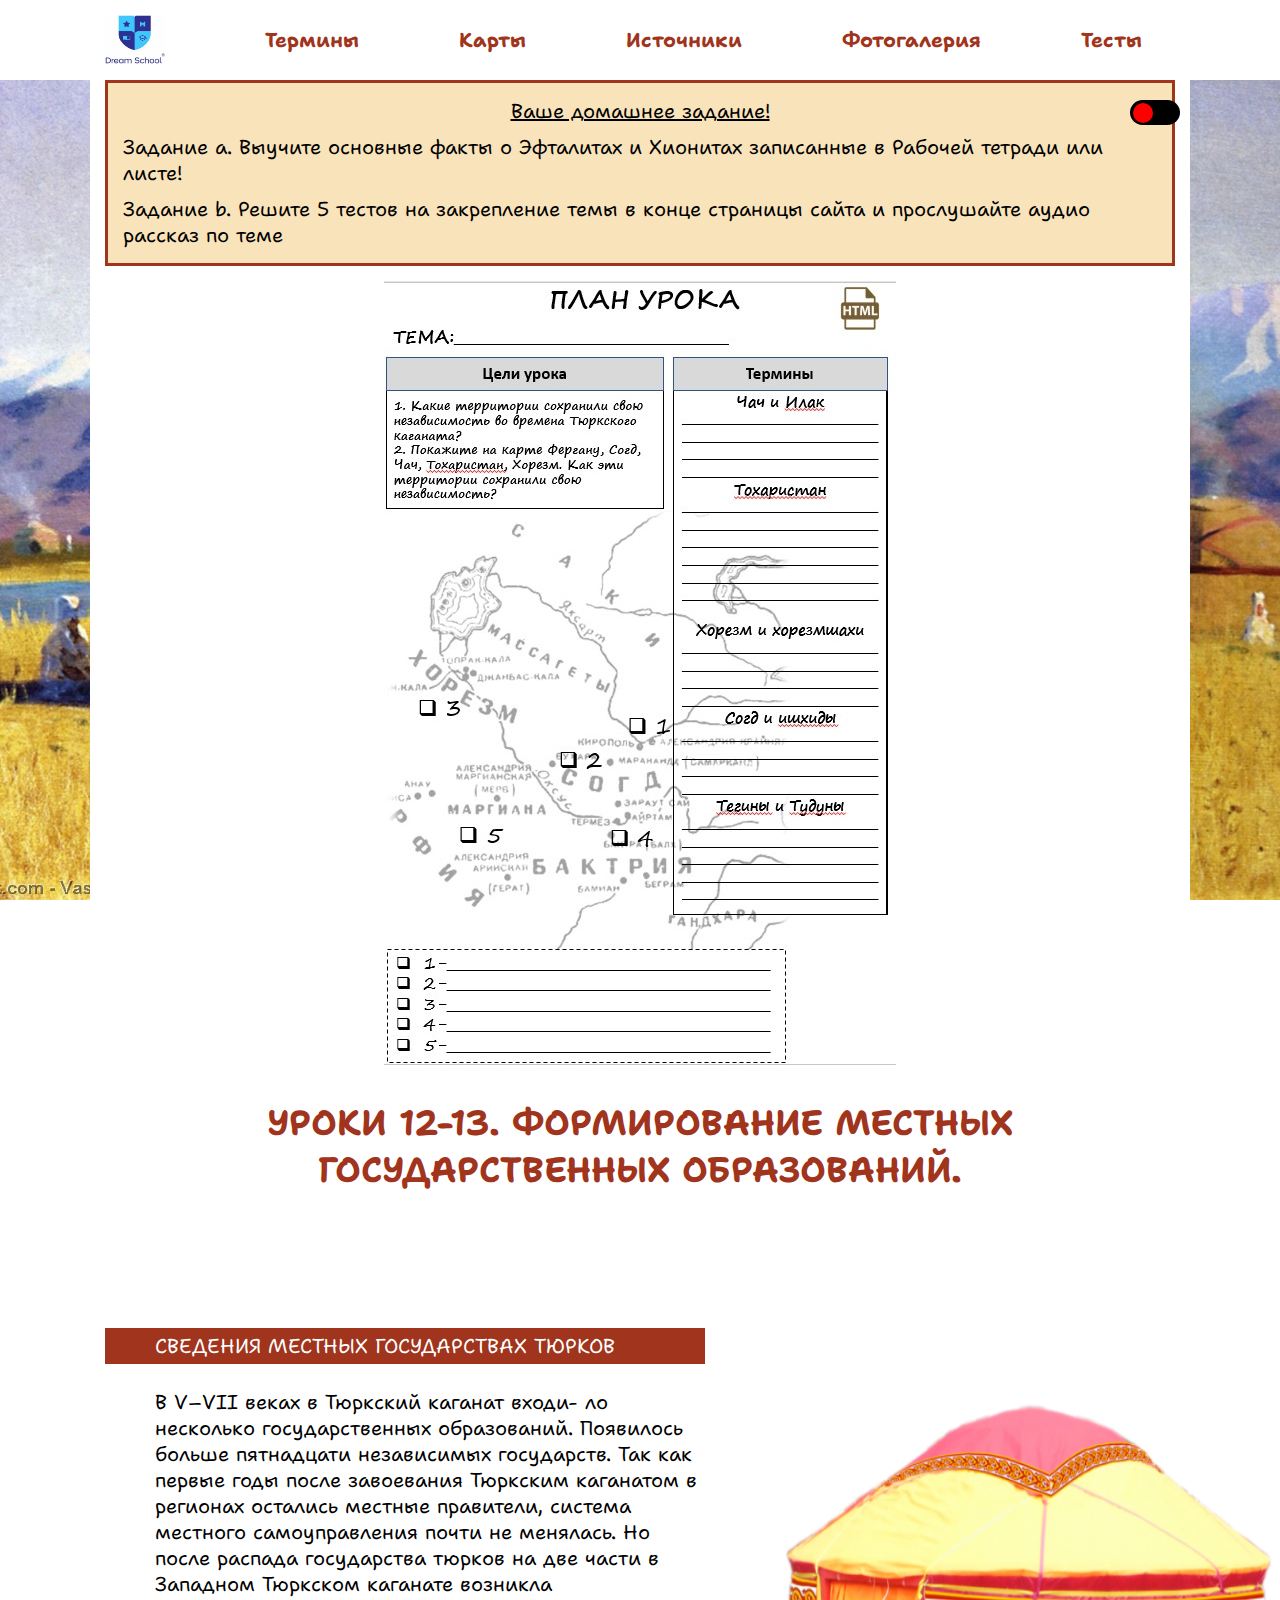
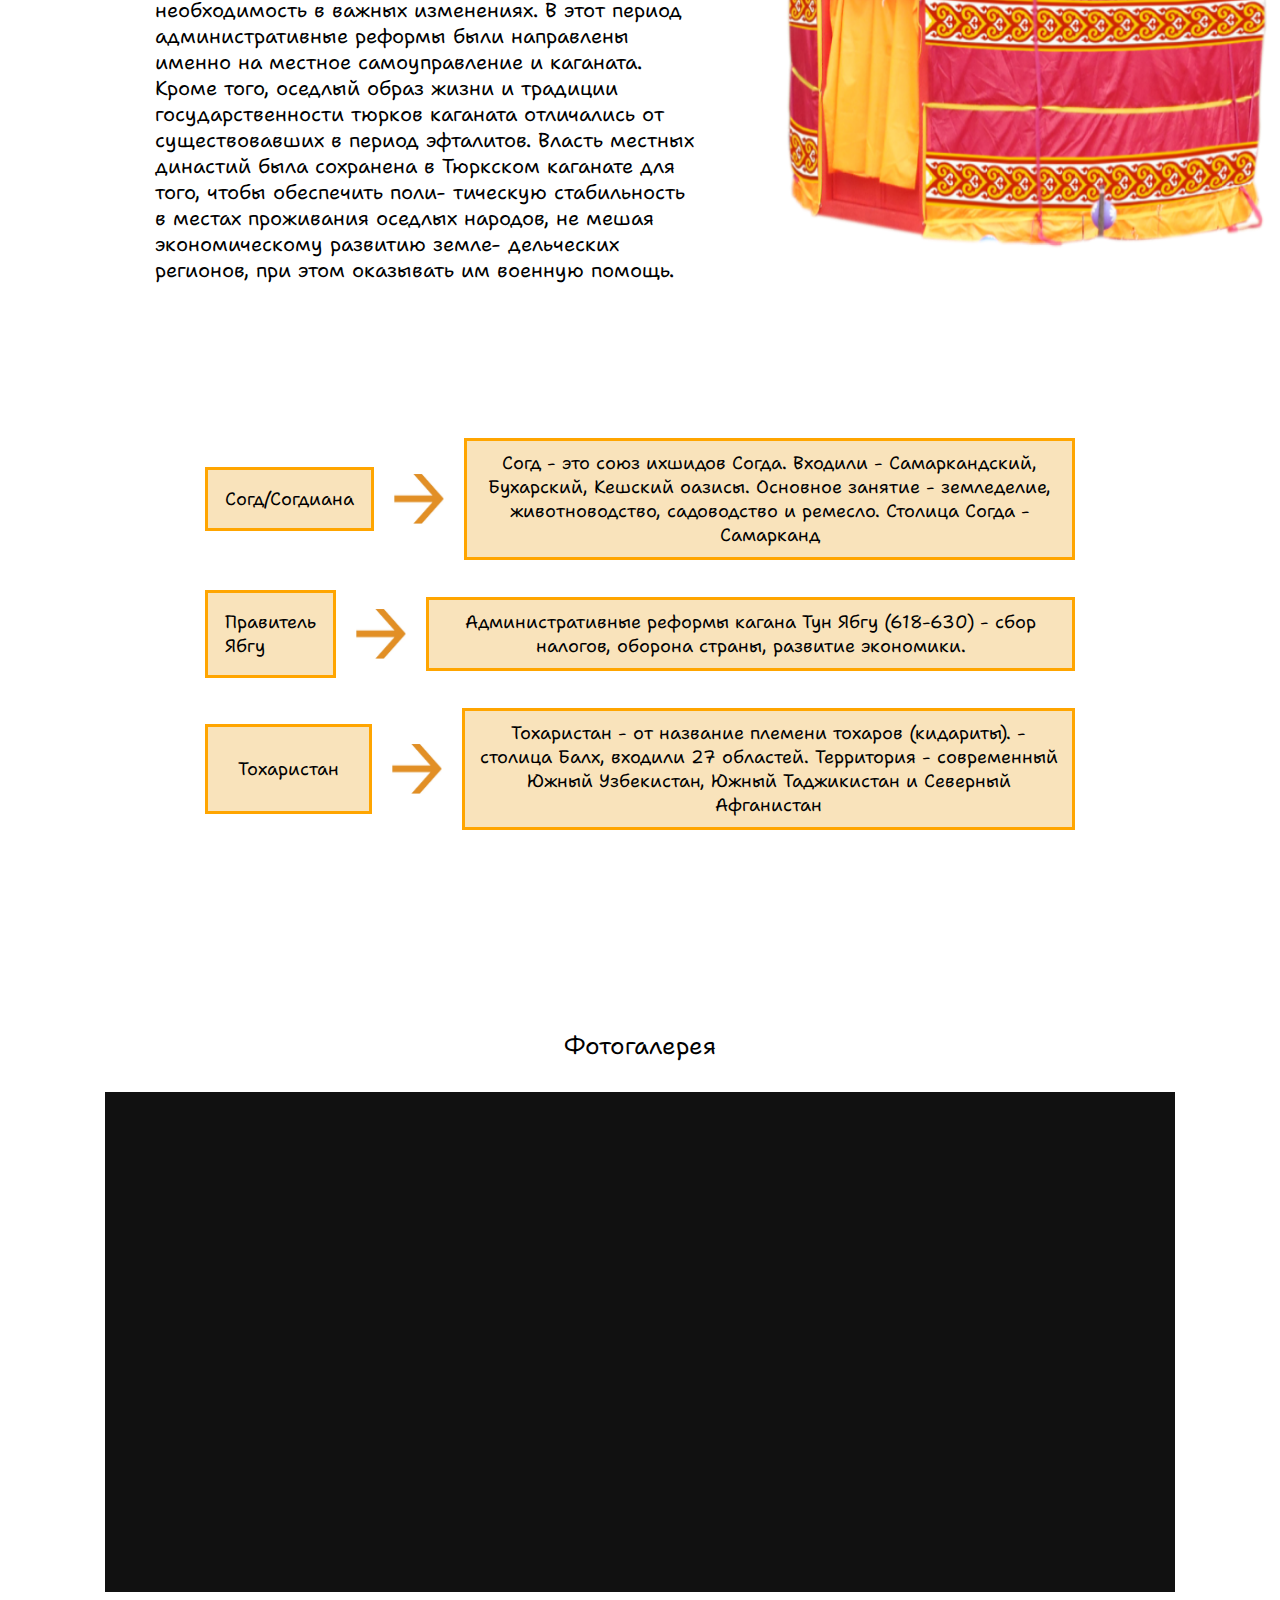
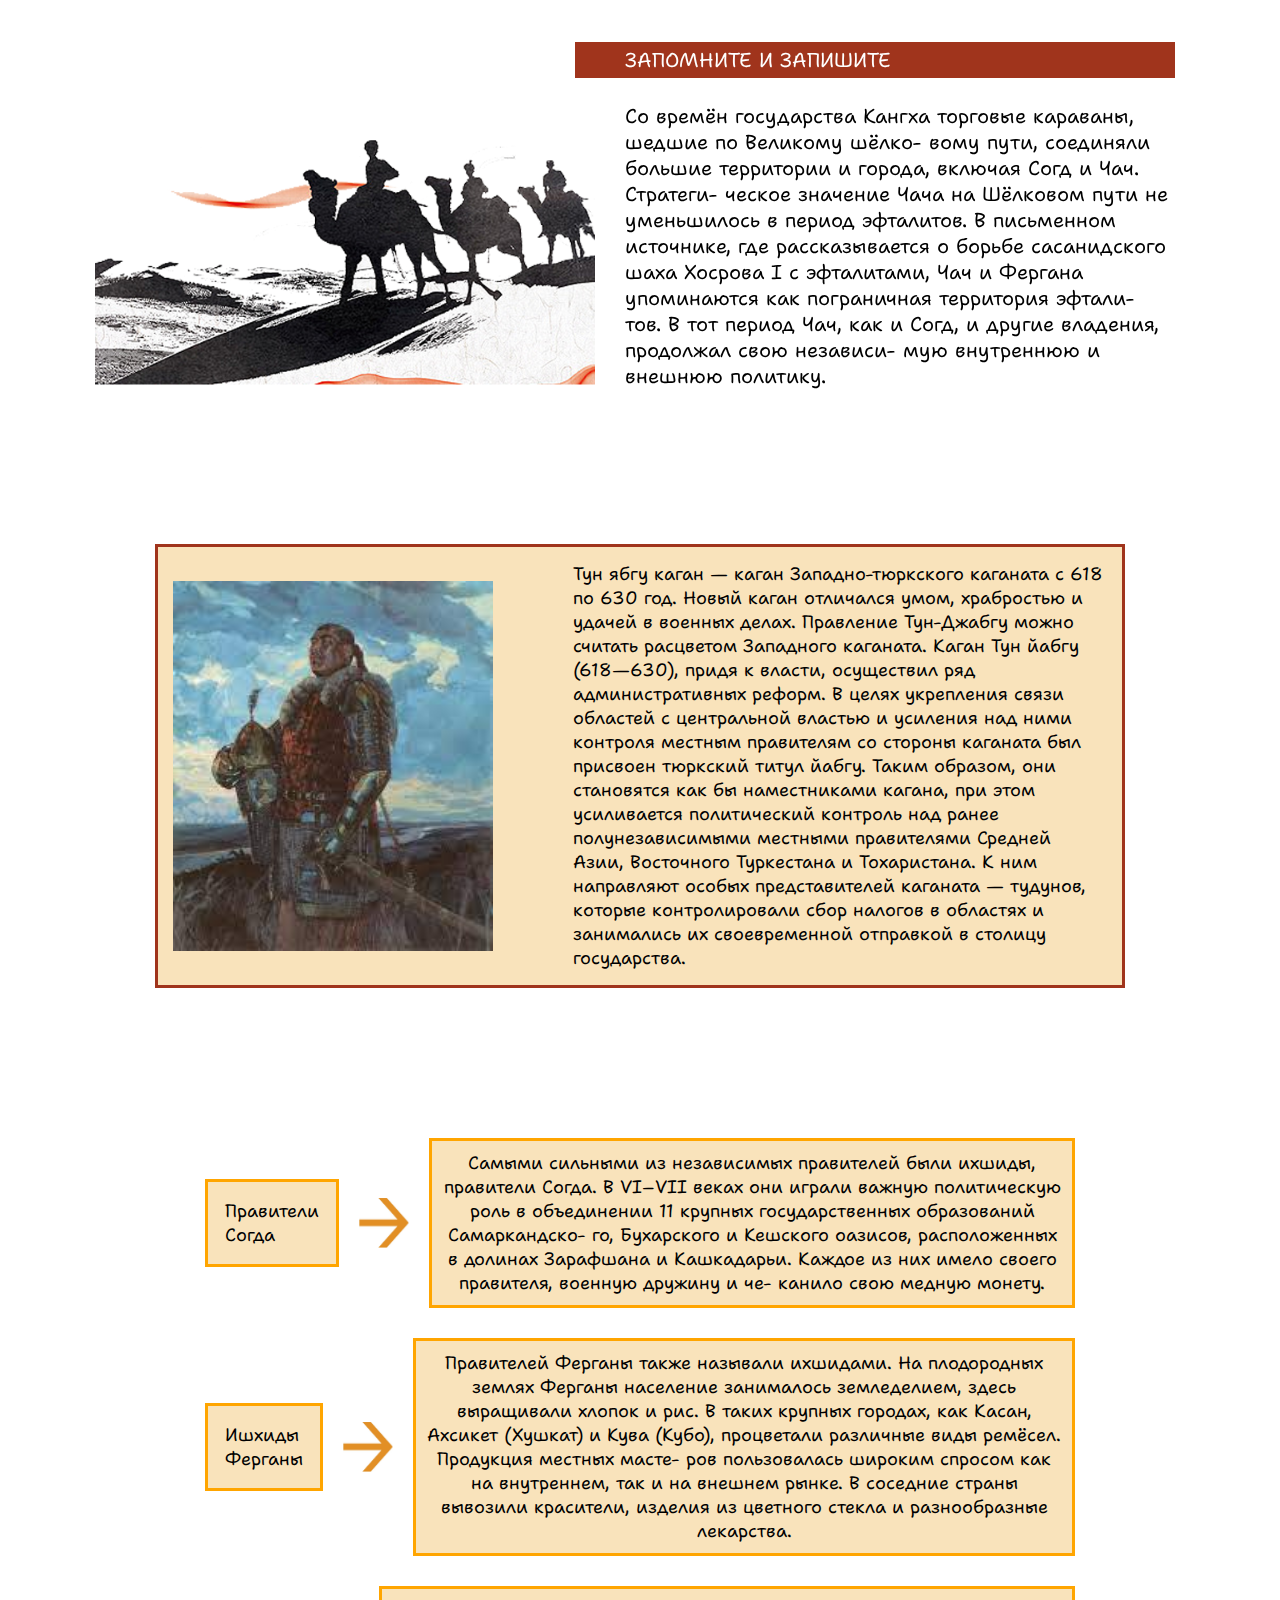
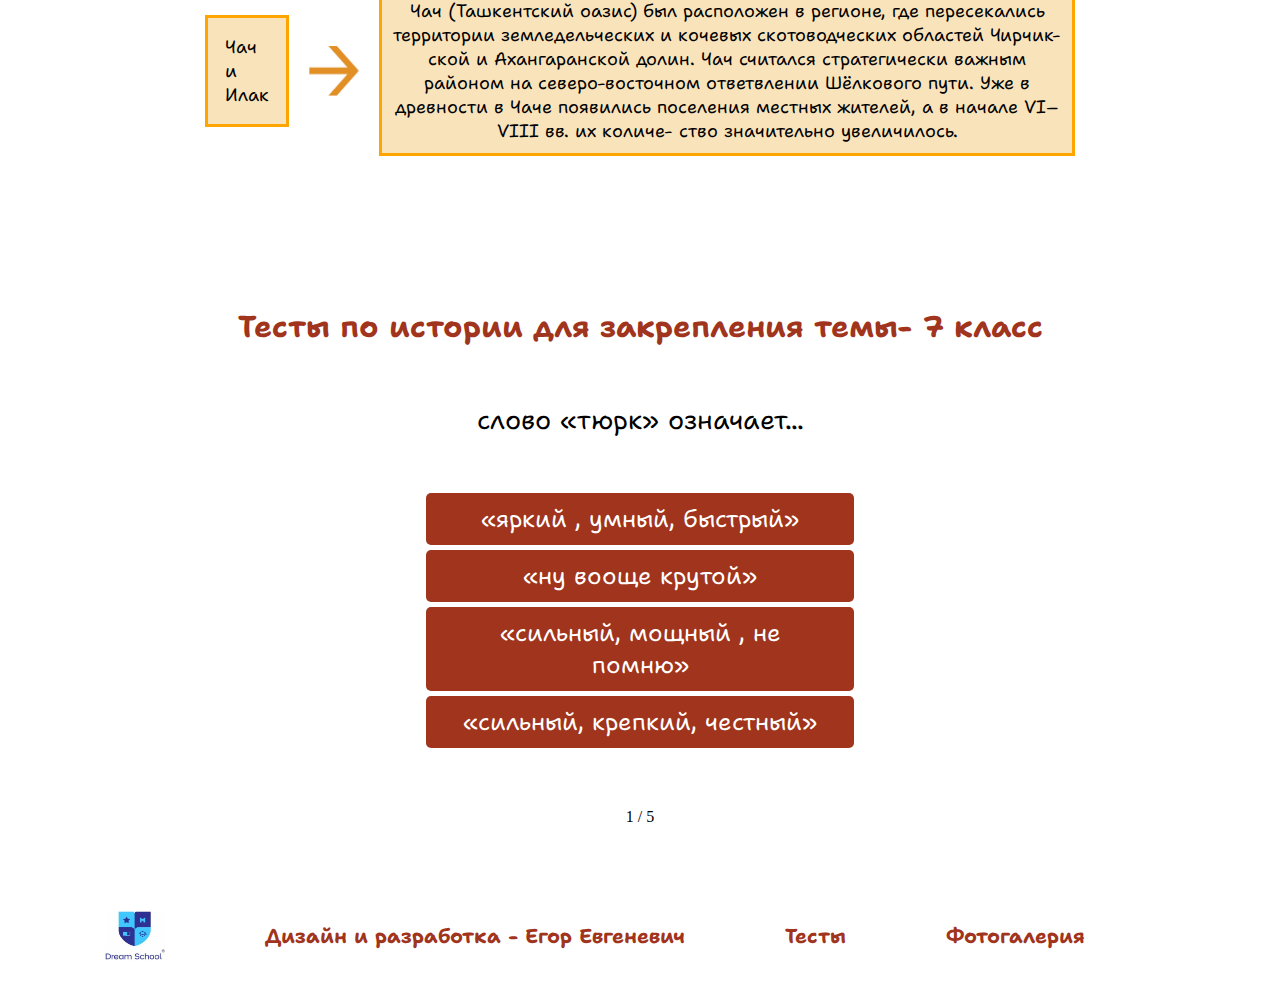
<file: Узб5/index.html>
<!DOCTYPE html>
<html lang="en">
<head>
    <meta charset="UTF-8">
    <meta http-equiv="X-UA-Compatible" content="IE=edge">
    <meta name="viewport" content="width=device-width, initial-scale=1.0">
    <link rel="shortcut icon" href="img/logo.png" type="images/png"> 
    <link rel="stylesheet" href="style/main.css">
    <link rel="stylesheet" href="style/media.css">
    <title>УРОКИ 12-13 История Узбекистана</title>
</head>
<body>
    
<div class="test">
        <input type="checkbox" id="check">
        <label for="check">
            <span class="span"></span>
        </label>
        <audio src="./video/Западный тюркский каганат.mp4"></audio>
</div>




<header class="header">
    <nav class="nav">
        <div class="container">           
<ul class="header__list">
    <img class="im" src="img/Logos.jpg" alt="">
    <a href=""><li class="header__li">Термины</li></a>
    <a href=""><li class="header__li">Карты</li></a>
    <a href=""><li class="header__li">Источники</li></a>
    <a href=""><li class="header__li">Фотогалерия</li></a>
    <a href=""><li class="header__li">Тесты</li></a>
</ul>
        </div>
    </nav>
</header>    

<main class="main">

    <section class="homework">
        <div class="container">
            <div class="homework__content">
                <span class="Expl-1">Ваше домашнее задание!</span>
                <p class="Exes-2">
                    Задание а. Выучите  основные факты о Эфталитах и Хионитах  записанные в Рабочей тетради или листе!
                </p>
                <p class="Exes-2"> 
               Задание b. Решите 5 тестов на закрепление темы в конце страницы сайта  и прослушайте аудио рассказ по теме</p>
            </div>
        </div>
    </section>


<section class="classwork">
        <div class="container">
            <div class="classwork__im">
            <img src="img/Screenshot_1.jpg" alt="" class="class-img">
        </div>
        </div>
    
</section>


<section class="context">
    <div class="container">
        <div class="context__intro">
        <h1 class="h1">УРОКИ 12-13. ФОРМИРОВАНИЕ МЕСТНЫХ
            ГОСУДАРСТВЕННЫХ ОБРАЗОВАНИЙ.</h1>
        
        </div>
    </div>
</section>

<section class="midle">
    <div class="container">
        <div class="midle__content">        
            <span class="text1">СВЕДЕНИЯ МЕСТНЫХ ГОСУДАРСТВАХ ТЮРКОВ</span>
            <p class="text2">  
                В V–VII веках в Тюркский каганат входи-
ло несколько государственных образований.
Появилось
больше пятнадцати независимых государств.
Так как первые годы после завоевания Тюркским
каганатом в регионах остались местные правители,
система местного самоуправления почти не менялась. 
Но после распада государства тюрков на
две части в Западном Тюркском каганате 
возникла необходимость в важных изменениях.
В этот период административные реформы
были направлены именно на  местное самоуправление и каганата. 
Кроме того, оседлый образ жизни и традиции государственности тюрков
каганата отличались от существовавших в период
эфталитов. Власть местных династий была сохранена
в Тюркском каганате для того, чтобы обеспечить поли-
тическую стабильность в местах проживания оседлых
народов, не мешая экономическому развитию земле-
дельческих регионов, при этом оказывать им военную
помощь. </p>
<div class="pro">
    <img class="pros" src="img/Юрта.png" alt="">
</div>
         </div>      
    </div>
</section>

<section class="arheologi">
    <div class="container">
        <div class="arheologi__intro-1">
            <div class="arheologi__item">
            <span class="arheo">Согд/Cогдиана</span><img class="arrow" src="img/Стрелка.jpg" alt=""><img class="arrow-1" src="img/Стрелка вниз.jpg" alt="">
            <span class="info"> Согд -  это союз ихшидов Согда.
                Входили - Самаркандский, Бухарский, Кешский оазисы.
                Основное занятие - земледелие, животноводство, садоводство и ремесло.
                Столица Согда - Самарканд </span>    
            </div>
            <div class="arheologi__item">
            <span class="arheo1">Правитель Ябгу</span><img class="arrow" src="img/Стрелка.jpg" alt=""><img class="arrow-1" src="img/Стрелка вниз.jpg" alt="">
            <span class="info">Административные реформы кагана Тун Ябгу (618-630) - сбор налогов,
                оборона страны, развитие экономики.
                </span>    
            </div>
            <div class="arheologi__item">
            <span class="arheo2">Тохаристан</span><img class="arrow" src="img/Стрелка.jpg" alt=""><img class="arrow-1" src="img/Стрелка вниз.jpg" alt="">
            <span class="info">Тохаристан - от название племени тохаров (кидариты).
                 - столица Балх, входили 27 областей.
                Территория - современный Южный Узбекистан, Южный
                Таджикистан и Северный Афганистан</span>    
            </div>
            
        </div>
    </div>
</section>

<section class="slidershows" id="Фотогалерея">
    <div class="container">
        <p class="Photo-gallery"><a class="agallery" href="">Фотогалерея</a></p>
    <div class="slideshow">
        <div class="slideshow-item">
            <img src="img/Ка-1.png" alt="">
        </div>
        <div class="slideshow-item">
            <img src="img/Ка-2.jpg" alt="">
        </div>
        <div class="slideshow-item">
            <img src="img/Ка-3.jpg" alt="">
        </div>
        <div class="slideshow-item">
            <img src="img/Ка-4.png" alt="">
        </div>
    </div>    
    </div>
</section>



<section class="midle2">
    <div class="container">
        <div class="midle__content2">  
<div class="arxs">
    <img class="arx" src="img/Путь.png" alt="">
</div>                  
            <span class="text1">ЗАПОМНИТЕ И ЗАПИШИТЕ </span>
            <p class="text2">
                Со времён государства Кангха торговые караваны, шедшие по Великому шёлко-
вому пути, соединяли большие территории и города, включая Согд и Чач. Стратеги-
ческое значение Чача на Шёлковом пути не уменьшилось в период эфталитов. В
письменном источнике, где рассказывается о борьбе сасанидского шаха Хосрова I
с эфталитами, Чач и Фергана упоминаются как пограничная территория эфтали-
тов. В тот период Чач, как и Согд, и другие владения, продолжал свою независи-
мую внутреннюю и внешнюю политику.
            </p>

         </div>      
    </div>
</section>

<section class="persons">
    <div class="container__persons">
        <div class="person__intro">
            <img class="Herodotus" src="img/тун.jpg" alt="">
            <p class="Herodotus__text">
                Тун ябгу каган  — каган Западно-тюркского каганата 
                с 618 по 630 год. Новый каган отличался умом, 
                храбростью и удачей в военных делах. 
                Правление Тун-Джабгу можно считать расцветом 
                Западного каганата.
                Каган Тун йабгу (618—630), придя к власти, осуществил ряд 
                административных реформ. В целях укрепления связи областей с 
                центральной властью и усиления над ними контроля местным 
                правителям со стороны каганата был присвоен тюркский титул 
                йабгу. Таким образом, они становятся как бы наместниками кагана,
                 при этом усиливается политический контроль над ранее полунезависимыми местными правителями Средней Азии, Восточного Туркестана и Тохаристана. К ним направляют особых представителей каганата — тудунов, которые контролировали сбор налогов в областях 
                и занимались их своевременной отправкой в столицу государства.
            </p>
        </div>
    </div>
</section>





<section class="arheologi">
    <div class="container">
        <div class="arheologi__intro">
            <div class="arheologi__item">
            <span class="arheo">Правители Согда</span><img class="arrow" src="img/Стрелка.jpg" alt=""><img class="arrow-1" src="img/Стрелка вниз.jpg" alt=""><span class="info">
                Самыми сильными из независимых правителей были ихшиды,
                правители Согда. В VI–VII веках они играли важную политическую
                роль в объединении 11 крупных государственных образований Самаркандско-
                го, Бухарского и Кешского оазисов, расположенных в долинах Зарафшана и
                Кашкадарьи. Каждое из них имело своего правителя, военную дружину и че-
                канило свою медную монету.</span>    
            </div>
            <div class="arheologi__item">
                <span class="arheo">Ишхиды Ферганы</span><img class="arrow" src="img/Стрелка.jpg" alt=""><img class="arrow-1" src="img/Стрелка вниз.jpg" alt=""><span class="info">
                    Правителей Ферганы также называли ихшидами. На плодородных
землях Ферганы население занималось земледелием, здесь выращивали
хлопок и рис. В таких крупных городах, как Касан, Ахсикет (Хушкат) и Кува
(Кубо), процветали различные виды ремёсел. Продукция местных масте-
ров пользовалась широким спросом как на внутреннем, так и на внешнем
рынке. В соседние страны вывозили красители, изделия из цветного стекла
и разнообразные
лекарства.</span>    
                </div>
            <div class="arheologi__item">
            <span class="arheo1">Чач и Илак</span><img class="arrow" src="img/Стрелка.jpg" alt=""><img class="arrow-1" src="img/Стрелка вниз.jpg" alt=""><span class="info">
                Чач (Ташкентский оазис) был расположен в регионе, где пересекались
                территории земледельческих и кочевых скотоводческих областей Чирчик-
                ской и Ахангаранской долин. Чач считался стратегически важным районом
                на северо-восточном ответвлении Шёлкового пути. Уже в древности в Чаче
                появились поселения местных жителей, а в начале VI–VIII вв. их количе-
                ство значительно увеличилось.
               </span>    
            </div>
        </div>
    </div>
</section>

<div class="wrapper">
        <div class="container">
            <div class="quiz__head">
                <h1 class="intro">Тесты по истории  для закрепления темы- 7 класс</h1>
                <div class="head__content" id="head">
                </div>
            </div>
            <div class="quiz__body">
                <div class="buttons">
                    <div class="buttons__content" id="buttons">
                        <button class="button">Default button</button><br>
                        <button class="button button_wrong">Wrong answer</button><br>
                        <button class="button button_correct">Correct answer</button><br>
                        <button class="button button_passive">Unclicked button</button><br>
                    </div>
                </div>

                <div class="quiz__footer">
                <div class="footer__content" id="pages">0 / 0</div>
                </div>
            </div>                
        </div>           
</div>

</main>

<footer class="footer">
    <div class="container">
        <ul class="footer__list">
            <img class="im" src="img/Logos.jpg" alt="">
            <p class="confident">Дизайн и разработка - Егор Евгеневич</p>
            <a href=""><li class="footer__li">Тесты</li></a>
            <a href=""><li class="footer__li">Фотогалерия</li></a>
        </ul> 
    </div>
</footer>

<script src="script.js"></script>    
</body>
</html>
</file>
<file: style/main.css>
@import url(fonts.css);
* {
margin: 0;
padding: 0;
box-sizing: border-box;
}
a {
text-decoration: none;

}
body {
background: url('../img/Фон2.jpg')no-repeat center/cover fixed;

}

ul{
list-style: none;
}
.container{
width: 1100px;
margin: 0 auto;
padding: 0 15px;
background: rgb(255, 255, 255);
}
.nav{
padding-top: 15px;
padding-bottom: 15px;
background: rgb(255, 255, 255);
}
.im{

width: 60px;
height: 50px;
}
.header__list{
display: flex;
justify-content: center;
align-items: center;
gap: 40px;


}
.header__li{
font-size: 20px;
font-family:'ShantellSans-Bold';
font-weight: 700;
color: rgb(144, 86, 55);

}

.context__intro{
text-align: center;
padding-bottom: 100px;
}
.h1{
padding-top: 30px;
padding-bottom: 35px;
color: rgb(144, 86, 55); 
font-size: 35px;
font-family:'ShantellSans-Bold';
font-weight: 700;

}

.Lap{
margin-top: 30px;
margin-bottom: 30px;
text-align: center;
width: 720px;
height: 509px;
display: flex;
text-align: center;
justify-content: center;

}

.Plansh{
display: none;

}

.Smartphone{
display: none;
}




.screen{
display: flex;
align-items: center;
justify-content: center;
position: relative;
}




.midle__content{
position: relative;
display: flex;
flex-direction: column;
gap: 20px;
width: 600px;

}

.pro{
position: absolute;
left: 650px;
top: -20px;


}
.pros{
width: 300px;
height: 500px;
}
.text1{
font-family:'ShantellSans-Regular';
font-size: 20px;
font-weight: 400;
padding-left: 50px;
padding-top: 5px;
padding-bottom: 5px;
padding-right: 5px;
color: white;
background-color: rgb(144, 86, 55);
}

.text2{
font-family:'ShantellSans-Regular';
font-size: 20px;
font-weight: 400;
padding-left: 50px;
padding-top: 5px;
padding-bottom: 5px;
padding-right: 5px;

}

.midle__content{
padding-bottom: 50px;

}




.arrow{
width: 50px;
height: 50px;

}

.info{
display: flex;
font-family:'ShantellSans-Regular';
font-size: 18px;
text-align: center;
border: 3px solid orange;
padding-left:10px;
padding-right: 10px;
padding-top:10px ;
padding-bottom: 10px;
background: rgb(249, 227, 187);
}
.arheo{
font-family:'ShantellSans-Regular';
font-size: 18px;
border-radius: 10px solid orange;
border: 3px solid orange;
padding-left:17px;
padding-right: 17px;
padding-top:17px ;
padding-bottom: 17px;
background: rgb(249, 227, 187);
}


.arheo2{
font-family:'ShantellSans-Regular';
font-size: 18px;
border-radius: 10px solid orange;
border: 3px solid orange;
padding-left:30px;
padding-right: 30px;
padding-top:30px ;
padding-bottom: 30px;
background: rgb(249, 227, 187);
}
.arheo1{
font-family:'ShantellSans-Regular';
font-size: 18px;
border-radius: 10px solid orange;
border: 3px solid orange;
padding-left:17px;
padding-right: 17px;
padding-top:17px ;
padding-bottom: 17px;
background: rgb(249, 227, 187);
}


.text1{
font-family:'ShantellSans-Regular';
font-size: 20px;
font-weight: 400;
padding-left: 50px;
padding-top: 5px;
padding-bottom: 5px;
padding-right: 5px;
color: white;
background-color: rgb(144, 86, 55);
}
    
.text2{
font-family:'ShantellSans-Regular';
font-size: 20px;
font-weight: 400;
padding-left: 50px;
padding-top: 5px;
padding-bottom: 5px;
padding-right: 5px;
    
}
    
.arxs{
position: absolute;
left: -550px;
top: 50px;
    
    
}
.arx{
width: 500px;
height: 400px;
}
.container__persons{
width: 1100px;
margin: 0 auto;
padding: 0 15px;
background: rgb(255, 255, 255); 
padding-bottom: 150px;


}

.person__intro{
margin-left:50px;
margin-right: 50px;
margin-bottom: 50px;

background: white;
display: flex;
justify-content: center;
align-items: center;
gap: 50px;
background: rgb(249, 227, 187);
border:3px solid rgb(126, 112, 53);
}
.Herodotus{
padding: 15px 15px 15px 15px;

width: 300px;
height: 400px;
}
.Herodotus__text{
font-family:'ShantellSans-Regular';
font-size: 15px;
padding: 15px 15px 15px 15px;

}
.person__intro1{
margin-left:50px;
margin-right: 50px;

background: white;
display: flex;
justify-content: center;
align-items: center;
gap: 50px;
background: rgb(249, 227, 187);
border:3px solid rgb(144, 86, 55);    
}

.pros-buls{
width: 400px;
height: 300px;    
}   

.neander{
width: 600px;
height: 500px;
}
.text1{
font-family:'ShantellSans-Regular';
font-size: 20px;
font-weight: 400;
padding-left: 50px;
padding-top: 5px;
padding-bottom: 5px;
padding-right: 5px;
color: white;
background-color: rgb(144, 86, 55);
}
    
.text2{
font-family:'ShantellSans-Regular';
font-size: 20px;
font-weight: 400;
padding-left: 50px;
padding-top: 5px;
padding-bottom: 5px;
padding-right: 5px;
    
}
 
  
.slideshow {
width: 100%;
height: 500px;
position: relative;
overflow: hidden;
background: #111;
}
.slideshow-item {
width: 100%;
height: 100%;
position: absolute;
opacity: 0;
animation: slideanim 40s infinite;
pointer-events: none;
}
.slideshow-item:nth-child(1),
.slideshow-item:nth-child(1) img {
animation-delay: 0;
}
.slideshow-item:nth-child(2),
.slideshow-item:nth-child(2) img {
animation-delay: 10s;
}
.slideshow-item:nth-child(3),
.slideshow-item:nth-child(3) img {
animation-delay: 20s;
}
.slideshow-item:nth-child(4),
.slideshow-item:nth-child(4) img {
animation-delay: 30s;
}
.slideshow-item img {
width: 100%;
height: 100%;
object-fit: cover;
animation: zoom 40s infinite;
}
    
@keyframes slideanim {
    12.5%{
        opacity: 1;
        pointer-events: auto;
    }
    25%{
        opacity: 1;
        pointer-events: auto;
    }    
    37.5%{
    opacity: 0;
    }
    }
@keyframes zoom {
    50%{
         transform: scale(1.3);
    }    
    }
@media screen and (max-width: 1100px){
.slideshow-item-text{
    max-width: 75%;
    }
    }
@media screen and (max-width: 456px){
.slideshow-item-text {
    bottom: 0;
    left: 0;
    max-width: 100%;
}
.slideshow-item-text h5 {
    font-size: 18px;
}
.slideshow-item-text p {
     font-size: 13px;
}
}

.agallery{
font-family:'ShantellSans-Regular';
font-size: 24px;
text-align: center;
color: black;
margin-bottom: 30px;
} 
.Photo-gallery{
font-family:'ShantellSans-Regular';
font-size: 24px;
text-align: center;
color: black;
margin-bottom: 30px;
padding-top: 50px;


} 

.arheologi__intro{
display: flex;
flex-direction: column;
gap: 30px;
margin-left: 100px;
margin-right: 100px;
padding-bottom: 150px;
padding-top: 50px;
    
}
.arheologi__item{
display: flex;
justify-content: space-between;
gap: 20px;
align-items: center;
}


.arrow{
width: 50px;
height: 50px;
    
}
    
.info{
display: flex;
font-family:'ShantellSans-Regular';
font-size: 18px;
text-align: center;
border: 3px solid orange;
padding-left:10px;
padding-right: 10px;
padding-top:10px ;
padding-bottom: 10px;
background: rgb(249, 227, 187);
}


.footer{
background: white;
padding-top: 30px;
padding-bottom: 30px;

}
.footer__list{
display: flex;
justify-content: flex-start;
align-items: center;
gap: 100px;
        
}
.footer__li{
font-size: 20px;
font-family:'ShantellSans-Bold';
font-weight: 700;
color: rgb(144, 86, 55);       
}


.wrapper
{
width: 100%;
height: 100%;
display: table;
width: 100%;
height: 100%;	
}


.quiz-frame
{
border: 0;
box-shadow: 0 0 10px rgba(0,0,0,0.5);
}

.quiz__head
{
font-size: 20pt;
margin-bottom: 50px;
font-family:'ShantellSans-Regular';

}

.intro{
font-size: 30px;
font-family:'ShantellSans-Bold';
color: rgb(144, 86, 55);
text-align: center;
}

.head__content 
{
padding: 5px;
margin-top: 50px;
text-align: center;	
}



.quiz__footer 
{
padding-top: 50px;
padding-bottom: 50px;

bottom: 0;
display: block;
width: 100%;
}

.footer__content 
{
text-align: center;
padding: 5px;
}

.button
{
border: 0;
border-radius: 5px;
background: rgb(144, 86, 55);
color: #ffffff;
padding: 10px 25px;
width: 40%;
font-size: 18pt;
display: block;
margin: 5px auto;
cursor: pointer;
font-family:'ShantellSans-Regular';

}

.button_wrong 
{
	background: #EB6465;
}

.button_correct
{
	background: #5EB97D;
}

.button_passive
{
	background: rgb(144, 86, 55);
}
.cat{
width: 350px;
height: 350px;

}
.confident{
font-family:'ShantellSans-Bold';
font-size: 20px;
color: rgb(144, 86, 55);
}


.swiper__item{
    width: 600px;
    height: 800px;
    }
    .swiper{
    width: 1100px;
    height: 800px;
    }
    .swiper__item img{
    width: 100%;
    height: 100%;
    object-fit: cover;
    }
</file>
<file: style/media.css>
/* 1300 */
/* 1200 */
/* 992 */
/* 768 */
/* 576 */
/* 320 */

@media (max-width: 3840px){
.arrow{
width: 50px;
height: 50px;
display: inherit; 
}
.arrow-1{
width: 50px;
height: 50px;
display: none; 
}
}

@media (max-width: 1430px){
.neanders{
left: 600px;
top: -50px;
}  
.neander{
width: 450px;
height: 350px;
}
.arrow{
width: 50px;
height: 50px;
display: inherit; 
}
.arrow-1{
width: 50px;
height: 50px;
display: none; 
}
}


    

@media (max-width: 1225px){
.pro{
position: absolute;
left: 550px;
top: -100px;              
}
.pros{
width: 500px;
height: 500px;
}
    
}

@media (max-width: 1200px){
.midle__content2{
left: -50px;
width: 600px;
padding-bottom: 50px;

}

.arrow{
width: 50px;
height: 50px;
display: inherit; 
}
.arrow-1{
width: 50px;
height: 50px;
display: none; 
}

}
       

@media (max-width: 1099px){
.header__list{
width: 100%;
}
.footer__list{
width: 100%;    
}
.container{
max-width: 100%;
}
.nav{
width: 100%;

}
.container__persons{
max-width: 100%;

}
.arxs{
position: absolute;
left: -400px;
top: 50px;
       
}
.arx{
width: 450px;
height: 350px;
}


.neanders{
left: 580px;
top: 50px;
}  
.neander{
width: 450px;
height: 350px;
}
.midle__content3{
width: 550px;

}

.pro{
position: absolute;
left: 580px;
top: -50px;              
}
.pros{
width: 450px;
height: 450px;
}
.arrow{
width: 50px;
height: 50px;
display: inherit; 
}
.arrow-1{
width: 50px;
height: 50px;
display: none; 
}
.wrapper{
width: 100%;

}
.container{
width: 100%;

}
}

@media (max-width: 1060px){

.header__list{
justify-content: center;
gap: 50px;
}
.footer__list{
justify-content: center;
gap: 50px;    
}

.arrow{
width: 50px;
height: 50px;
display: inherit; 
}
.arrow-1{
width: 50px;
height: 50px;
display: none; 
}

}

@media (max-width: 1050px){
.midle__content{
padding-bottom: 50px;
padding-left: 50px;

}
.pro{
left: 580px;
top: 50px;              
}
.pros{
width: 350px;
height: 350px;
}

.neanders{
left: 550px;
top: 30px;
}  
.neander{
width: 400px;
height: 350px;
}

.arxs{
display: none;
           
}
.arx{
display: none;
}
.midle__content2{
width: 750px;
margin-left: 130px;
}

.arrow{
width: 50px;
height: 50px; 
display: inherit; 
}
.arrow-1{
width: 50px;
height: 50px;
display: none; 
}
}



@media (max-width: 992px){
    .swiper.swiper-initialized.swiper-horizontal.swiper-backface-hidden{
max-width: 100%;
    }
.header__list{
gap: 50px;
justify-content: center;
}
.footer__list{
gap: 50px;
justify-content: center;
}
.neanders{
display: none;
}  
.neander{
width: 400px;
height: 350px;
}
.midle__content3{
width: 750px;
margin-left: 80px;
}

.pro{
display: none;              
}
.midle__content{
 width: 750px;
 margin-right: 50px;

}
.arrow{
width: 50px;
height: 50px;
display: inherit; 
}
.arrow-1{
width: 50px;
height: 50px;
display: none; 
}

}

@media (max-width: 860px){
.midle__content2{
width: 630px;
margin-right: 50px;      
}
.header__li{
font-size: 16px;
}

.footer__li{
font-size: 16px;    
}
.midle__content3{
width: 630px;
margin-left: 50px;
}

.person__intro{
gap: 10px;
}
.person__intro1{
gap: 10px;
}
.Plansh{
width: 401px;
height: 639px;
display: inherit;
padding-top: 30px;

}
.Lap{
display: none;
}
.arrow{
width: 50px;
height: 50px;
display: inherit; 
}
.arrow-1{
width: 50px;
height: 50px;
display: none; 
}
}

@media (max-width: 768px){

.midle__content{
width: 650px;
margin-right: 50px;       
}
.midle__content2{
width: 580px;
margin-right: 50px;      
}

.midle__content3{
width: 580px;
margin-left: 50px;
}

.Lap{
width: 620px;
height: 409px;

}
.header__list{
 gap: 30px;
}
.footer__list{
gap: 30px;
}

.person__intro{
flex-direction: column;
}
.person__intro1{
flex-direction: column;
}
.arrow{
width: 50px;
height: 50px;
display: inherit; 
}
.arrow-1{
width: 50px;
height: 50px;
display: none; 
}

}
 
@media (max-width: 680px){
.midle__content{
width: 580px;
margin-right: 50px;       
}
.midle__content2{
width: 500px;
margin-right: 50px;      
}
        
.midle__content3{
width: 500px;
margin-left: 50px;
}

.Lap{
width: 520px;
height: 309px;   
}

.header__list{
flex-wrap: wrap;
row-gap: 10px;
}

.footer__list{
flex-wrap: wrap;
row-gap: 10px;
}
.arrow{
width: 50px;
height: 50px;
display: inherit; 
}
.arrow-1{
width: 50px;
height: 50px;
display: none; 
}


}

@media (max-width: 620px){
.midle__content{
width: 480px;
margin-right: 50px;       
}
.midle__content2{
width: 450px;
margin-right: 50px;      
}
                
.midle__content3{
width: 450px;
margin-left: 50px;
}
.arrow{
width: 50px;
height: 50px;
display: inherit; 
}
.arrow-1{
width: 50px;
height: 50px;
display: none; 
}
    
}

@media (max-width: 576px){
.midle__content{
width: 480px;
margin-right: 50px;       
}
.midle__content2{
width: 450px;
margin-right: 50px;
margin-left: 100px;

}
                        
.midle__content3{
width: 450px;
margin-left: 50px;
margin-left: 40px;
}    

.arheologi__intro{
margin-left: 50px;

}
.arrow{
width: 50px;
height: 50px;

display: inherit; 
}
.arrow-1{
width: 50px;
height: 50px;
display: none; 
}

.button{
    width: 70%;
}
}
    
@media (max-width: 550px){
.midle__content{
width: 450px;
padding-left: 20px;
gap: 15px;
padding-bottom: 30px;

}
.midle__content2{
width: 410px;
margin-right: 20px;
padding-bottom: 50px;

}
                                
.midle__content3{
width: 410px;
margin-left: 50px;
margin-left: 40px;
gap: 15px;
}  

.Lap{
width: 420px;
height: 309px;   
}

.arheologi__intro{
margin-left: 100px;
row-gap: 20px;
padding-bottom: 40px;

}
.arheologi__item{
flex-direction: column;        
gap: 10px;
   
}

.arrow{
width: 50px;
height: 50px;
display: none;    
}
.arrow-1{
width: 50px;
height: 50px;
display: inherit;    
}
}

@media (max-width: 500px){
.midle__content{
width: 380px;
padding-left: 20px;
gap: 15px;
padding-bottom: 30px;

        
}
.midle__content2{
width: 350px;
margin-right: 20px;
padding-bottom: 50px;
        
}
                                        
.midle__content3{
width: 350px;
margin-left: 50px;
margin-left: 30px;
gap: 15px;
}      
}

@media (max-width: 430px){
.h1{
font-size: 25px;
}
.Exodus{
    font-size: 20px;
}
.Lap{
width:320px ;
height:209px ;
}
.midle__content{
width: 300px;
padding-left: 20px;
gap: 15px;
padding-bottom: 30px;
                
}
.midle__content2{
width: 250px;

padding-bottom: 50px;
            
}
                                            
.midle__content3{
width: 250px;
margin-left: 50px;
margin-left: 40px;
gap: 15px;
} 
.text1{
font-size: 16px;
padding-left: 15px;
padding-right: 5px;


}
.text2{
font-size: 16px;
padding-left: 15px;
padding-right: 5px;    
}

.container__persons{
padding-bottom: 40px;
}
.Herodotus{
    width: 200px;
    height: 250px;
}
.Plansh{
display: none;  
}
.Lap{
display: none;
}
.Smartphone{
width: 263px;
height: 502px;
display: inherit;
padding-top: 30px;
}

}



@media (max-width: 320px){
.header__list{
flex-direction: column;
}

.context__intro{
padding-bottom: 40px;
}
.person__intro{
margin-left:10px ;
margin-right: 10px;
}
.person__intro1{
margin-left:10px ;
margin-right: 10px;
}

.midle__content{
width: 300px;
padding-left: 5px;
gap: 15px;
padding-bottom: 30px;
                    
}
.midle__content2{
width: 250px;
margin-left: 70px;
padding-bottom: 50px;
                
    }
                                                
.midle__content3{
width: 250px;
margin-left: 50px;
margin-left: 20px;
gap: 15px;
} 
.footer__list{
flex-direction: column;
}

}
</file>
<file: Всем2/style/main.css>
@import url(fonts.css);
* {
margin: 0;
padding: 0;
box-sizing: border-box;
}
a {
text-decoration: none;

}
body {
background: url('../img/Bg-main\ \(2\).jpg')no-repeat center/cover fixed;
}

ul{
list-style: none;
}
.container{
width: 1100px;
margin: 0 auto;
padding: 0 15px;
background: rgb(255, 255, 255);
}
.nav{
padding-top: 15px;
padding-bottom: 15px;
background: rgb(255, 255, 255);
}
.im{

width: 60px;
height: 50px;
}
.header__list{
display: flex;
justify-content: flex-start;
align-items: center;
gap: 100px;

}
.header__li{
font-size: 20px;
font-family:'ShantellSans-Bold';
font-weight: 700;
color: rgb(107, 47, 181);

}


.context__intro{
text-align: center;
padding-bottom: 100px;
}
.h1{
padding-top: 30px;
padding-bottom: 35px;
color: rgb(107, 47, 181); 
font-size: 35px;
font-family:'ShantellSans-Bold';
font-weight: 700;

}

.Lap{
margin-top: 30px;
margin-bottom: 30px;
text-align: center;
width: 720px;
height: 509px;
display: flex;
text-align: center;
justify-content: center;

}

.Plansh{
display: none;

}

.Smartphone{
display: none;
}




.screen{
display: flex;
align-items: center;
justify-content: center;
position: relative;
}




.midle__content{
position: relative;
display: flex;
flex-direction: column;
gap: 20px;
width: 600px;

}

.pro{
position: absolute;
left: 650px;
top: -20px;


}
.pros{
width: 350px;
height: 400px;
}
.text1{
font-family:'ShantellSans-Regular';
font-size: 20px;
font-weight: 400;
padding-left: 50px;
padding-top: 5px;
padding-bottom: 5px;
padding-right: 5px;
color: white;
background-color: rgb(107, 47, 181);
}

.text2{
font-family:'ShantellSans-Regular';
font-size: 20px;
font-weight: 400;
padding-left: 50px;
padding-top: 5px;
padding-bottom: 5px;
padding-right: 5px;

}

.midle__content{
padding-bottom: 50px;

}



.arheologi__intro-1{
display: flex;
flex-direction: column;
gap: 30px;
margin-left: 100px;
margin-right: 100px;
padding-bottom: 150px;
padding-top: 100px;

}
.arheologi__item{
display: flex;
justify-content: space-between;
gap: 20px;
align-items: center;
}
.arrow{
width: 50px;
height: 50px;

}

.info{
display: flex;
font-family:'ShantellSans-Regular';
font-size: 18px;
text-align: center;
border: 3px solid rgb(130, 196, 247);
padding-left:10px;
padding-right: 10px;
padding-top:10px ;
padding-bottom: 10px;
background: rgb(187, 238, 249);
}
.arheo{
font-family:'ShantellSans-Regular';
font-size: 18px;
border-radius: 10px solid orange;
border: 3px solid orange;
padding-left:17px;
padding-right: 17px;
padding-top:17px ;
padding-bottom: 17px;
background: rgb(249, 227, 187);
}


.arheo2{
font-family:'ShantellSans-Regular';
font-size: 18px;
border-radius: 10px solid orange;
border: 3px solid orange;
padding-left:30px;
padding-right: 30px;
padding-top:30px ;
padding-bottom: 30px;
background: rgb(249, 227, 187);
}
.arheo1{
font-family:'ShantellSans-Regular';
font-size: 18px;
border-radius: 10px solid orange;
border: 3px solid orange;
padding-left:17px;
padding-right: 17px;
padding-top:17px ;
padding-bottom: 17px;
background: rgb(249, 227, 187);
}


.midle__content2{
position: relative;
display: flex;
flex-direction: column;
gap: 20px;
width: 600px;
padding-bottom: 150px;
margin-left: 470px;
padding-top: 50px;

}
.text1{
font-family:'ShantellSans-Regular';
font-size: 20px;
font-weight: 400;
padding-left: 50px;
padding-top: 5px;
padding-bottom: 5px;
padding-right: 5px;
color: white;
background-color: rgb(107, 47, 181);
}
    
.text2{
font-family:'ShantellSans-Regular';
font-size: 20px;
font-weight: 400;
padding-left: 50px;
padding-top: 5px;
padding-bottom: 5px;
padding-right: 5px;
    
}
    
.arxs{
position: absolute;
left: -480px;
top: 100px;
    
    
}
.arx{
width: 500px;
height: 450px;
}
.container__persons{
width: 1100px;
margin: 0 auto;
padding: 0 15px;
background: rgb(255, 255, 255); 
padding-bottom: 150px;


}

.person__intro{
margin-left:50px;
margin-right: 50px;
margin-bottom: 50px;

background: white;
display: flex;
justify-content: center;
align-items: center;
gap: 50px;
background: rgb(249, 227, 187);
border:3px solid rgb(126, 112, 53);
}
.Herodotus{
padding: 15px 15px 15px 15px;

width: 200px;
height: 200px;
}
.Herodotus__text{
font-family:'ShantellSans-Regular';
font-size: 15px;
padding: 15px 15px 15px 15px;

}
.person__intro1{
margin-left:50px;
margin-right: 50px;

background: white;
display: flex;
justify-content: center;
align-items: center;
gap: 50px;
background: rgb(249, 227, 187);
border:3px solid rgb(107, 47, 181);    
}

.midle__content3{
position: relative;
display: flex;
flex-direction: column;
gap: 20px;
width: 600px;
   
}
.pros-buls{
width: 400px;
height: 300px;    
}   

.neander{
width: 600px;
height: 500px;
}
.text1{
font-family:'ShantellSans-Regular';
font-size: 20px;
font-weight: 400;
padding-left: 50px;
padding-top: 5px;
padding-bottom: 5px;
padding-right: 5px;
color: white;
background-color: rgb(107, 47, 181);
}
    
.text2{
font-family:'ShantellSans-Regular';
font-size: 20px;
font-weight: 400;
padding-left: 50px;
padding-top: 5px;
padding-bottom: 5px;
padding-right: 5px;
    
}
    
.midle__content{
padding-bottom: 50px; 
}

  
.slideshow {
width: 100%;
height: 500px;
position: relative;
overflow: hidden;
background: #111;
}
.slideshow-item {
width: 100%;
height: 100%;
position: absolute;
opacity: 0;
animation: slideanim 40s infinite;
pointer-events: none;
}
.slideshow-item:nth-child(1),
.slideshow-item:nth-child(1) img {
animation-delay: 0;
}
.slideshow-item:nth-child(2),
.slideshow-item:nth-child(2) img {
animation-delay: 10s;
}
.slideshow-item:nth-child(3),
.slideshow-item:nth-child(3) img {
animation-delay: 20s;
}
.slideshow-item:nth-child(4),
.slideshow-item:nth-child(4) img {
animation-delay: 30s;
}
.slideshow-item img {
width: 100%;
height: 100%;
object-fit: cover;
animation: zoom 40s infinite;
}
    
@keyframes slideanim {
    12.5%{
        opacity: 1;
        pointer-events: auto;
    }
    25%{
        opacity: 1;
        pointer-events: auto;
    }    
    37.5%{
    opacity: 0;
    }
    }
@keyframes zoom {
    50%{
         transform: scale(1.3);
    }    
    }
@media screen and (max-width: 1100px){
.slideshow-item-text{
    max-width: 75%;
    }
    }
@media screen and (max-width: 456px){
.slideshow-item-text {
    bottom: 0;
    left: 0;
    max-width: 100%;
}
.slideshow-item-text h5 {
    font-size: 18px;
}
.slideshow-item-text p {
     font-size: 13px;
}
}

.agallery{
font-family:'ShantellSans-Regular';
font-size: 24px;
text-align: center;
color: black;
margin-bottom: 30px;
} 
.Photo-gallery{
font-family:'ShantellSans-Regular';
font-size: 24px;
text-align: center;
color: black;
margin-bottom: 30px;
padding-top: 50px;


} 

.arheologi__intro{
display: flex;
flex-direction: column;
gap: 30px;
margin-left: 100px;
margin-right: 100px;
padding-bottom: 150px;
padding-top: 50px;
    
}
.arheologi__item{
display: flex;
justify-content: space-between;
gap: 20px;
align-items: center;
}




.arrow{
width: 50px;
height: 50px;
    
}
    
.info{
display: flex;
font-family:'ShantellSans-Regular';
font-size: 18px;
text-align: center;
border: 3px solid rgb(107, 47, 181);
padding-left:10px;
padding-right: 10px;
padding-top:10px ;
padding-bottom: 10px;
background: rgb(249, 227, 187);
}
.arheo{
font-family:'ShantellSans-Regular';
font-size: 18px;
border-radius: 10px solid orange;
border: 3px solid rgb(107, 47, 181);
padding-left:17px;
padding-right: 17px;
padding-top:17px ;
padding-bottom: 17px;
background: rgb(249, 227, 187);
}
    
    
.arheo2{
font-family:'ShantellSans-Regular';
font-size: 18px;
border-radius: 10px solid orange;
border: 3px solid rgb(107, 47, 181);
padding-left:30px;
padding-right: 30px;
padding-top:30px ;
padding-bottom: 30px;
background: rgb(249, 227, 187);
}
.arheo1{
font-family:'ShantellSans-Regular';
font-size: 18px;
border-radius: 10px solid orange;
border: 3px solid rgb(107, 47, 181);
padding-left:17px;
padding-right: 17px;
padding-top:17px ;
padding-bottom: 17px;
background: rgb(249, 227, 187);
}

.footer{
background: white;
padding-top: 30px;
padding-bottom: 30px;

}
.footer__list{
display: flex;
justify-content: flex-start;
align-items: center;
gap: 100px;
        
}
.footer__li{
font-size: 20px;
font-family:'ShantellSans-Bold';
font-weight: 700;
color: rgb(107, 47, 181);       
}


.wrapper
{
width: 100%;
height: 100%;
display: table;
width: 100%;
height: 100%;	
}


.quiz-frame
{
border: 0;
box-shadow: 0 0 10px rgba(0,0,0,0.5);
}

.quiz__head
{
font-size: 20pt;
margin-bottom: 50px;
font-family:'ShantellSans-Regular';

}


.intro{
font-size: 30px;
font-family:'ShantellSans-Bold';
color: rgb(107, 47, 181);
text-align: center;
}

.head__content 
{
padding: 5px;
margin-top: 50px;
text-align: center;	
}

.quiz__footer 
{
padding-top: 50px;
padding-bottom: 50px;

bottom: 0;
display: block;
width: 100%;
}

.footer__content 
{
text-align: center;
padding: 5px;
}

.button
{
border: 0;
border-radius: 5px;
background: rgb(107, 47, 181);
color: #ffffff;
padding: 10px 25px;
width: 40%;
font-size: 18pt;
display: block;
margin: 5px auto;
cursor: pointer;
font-family:'ShantellSans-Regular';

}

.button_wrong 
{
	background: #EB6465;
}

.button_correct
{
	background: #5EB97D;
}

.button_passive
{
	background: rgb(107, 47, 181);
}
.cat{
width: 350px;
height: 350px;

}
.confident{
font-family:'ShantellSans-Bold';
font-size: 20px;
color: rgb(107, 47, 181);
}

.videos__content{
display: flex;
justify-content: space-between;
gap: 30px;

}


.homework__content{
padding: 15px 15px 15px 15px;
border-color: red;
border: 3px solid rgb(107, 47, 181);
align-items: center;
display: flex;
flex-direction: column;
gap: 10px;
}
.Expl-1{
font-size: 20px;
font-family:'ShantellSans-Regular';
color: red;
text-decoration: underline;     
}
        
.Exes-2{
font-size: 20px;
font-family:'ShantellSans-Regular';
color: red;
}
</file>
<file: Всем2/style/media.css>
/* 1300 */
/* 1200 */
/* 992 */
/* 768 */
/* 576 */
/* 320 */

@media (max-width: 3840px){
.arrow{
width: 50px;
height: 50px;
display: inherit; 
}
.arrow-1{
width: 50px;
height: 50px;
display: none; 
}
}

@media (max-width: 1430px){
.neanders{
left: 600px;
top: -50px;
}  
.neander{
width: 450px;
height: 350px;
}
.arrow{
width: 50px;
height: 50px;
display: inherit; 
}
.arrow-1{
width: 50px;
height: 50px;
display: none; 
}
}


    

@media (max-width: 1225px){
.pro{
position: absolute;
left: 550px;
top: -100px;              
}
.pros{
width: 500px;
height: 500px;
}
    
}

@media (max-width: 1200px){
.midle__content2{
left: -50px;
width: 600px;
padding-bottom: 50px;

}

.arrow{
width: 50px;
height: 50px;
display: inherit; 
}
.arrow-1{
width: 50px;
height: 50px;
display: none; 
}

}
       

@media (max-width: 1099px){
.header__list{
width: 100%;
}
.footer__list{
width: 100%;    
}
.container{
max-width: 100%;
}
.nav{
width: 100%;

}
.container__persons{
max-width: 100%;

}
.arxs{
position: absolute;
left: -400px;
top: 50px;
       
}
.arx{
width: 450px;
height: 350px;
}


.neanders{
left: 580px;
top: 50px;
}  
.neander{
width: 450px;
height: 350px;
}
.midle__content3{
width: 550px;

}

.pro{
position: absolute;
left: 580px;
top: -50px;              
}
.pros{
width: 450px;
height: 450px;
}
.arrow{
width: 50px;
height: 50px;
display: inherit; 
}
.arrow-1{
width: 50px;
height: 50px;
display: none; 
}
.wrapper{
width: 100%;

}
.container{
width: 100%;

}
}

@media (max-width: 1060px){

.header__list{
justify-content: center;
gap: 50px;
}
.footer__list{
justify-content: center;
gap: 50px;    
}

.arrow{
width: 50px;
height: 50px;
display: inherit; 
}
.arrow-1{
width: 50px;
height: 50px;
display: none; 
}

}

@media (max-width: 1050px){
.midle__content{
padding-bottom: 50px;
padding-left: 50px;

}
.pro{
left: 580px;
top: 50px;              
}
.pros{
width: 350px;
height: 350px;
}

.neanders{
left: 550px;
top: 30px;
}  
.neander{
width: 400px;
height: 350px;
}

.arxs{
display: none;
           
}
.arx{
display: none;
}
.midle__content2{
width: 750px;
margin-left: 130px;
}

.arrow{
width: 50px;
height: 50px; 
display: inherit; 
}
.arrow-1{
width: 50px;
height: 50px;
display: none; 
}
}



@media (max-width: 992px){
.header__list{
gap: 50px;
justify-content: center;
}
.footer__list{
gap: 50px;
justify-content: center;
}
.neanders{
display: none;
}  
.neander{
width: 400px;
height: 350px;
}
.midle__content3{
width: 750px;
margin-left: 80px;
}

.pro{
display: none;              
}
.midle__content{
 width: 750px;
 margin-right: 50px;

}
.arrow{
width: 50px;
height: 50px;
display: inherit; 
}
.arrow-1{
width: 50px;
height: 50px;
display: none; 
}

}

@media (max-width: 860px){
.midle__content2{
width: 630px;
margin-right: 50px;      
}
.header__li{
font-size: 16px;
}

.footer__li{
font-size: 16px;    
}
.midle__content3{
width: 630px;
margin-left: 50px;
}

.person__intro{
gap: 10px;
}
.person__intro1{
gap: 10px;
}
.Plansh{
width: 401px;
height: 639px;
display: inherit;
padding-top: 30px;

}
.Lap{
display: none;
}
.arrow{
width: 50px;
height: 50px;
display: inherit; 
}
.arrow-1{
width: 50px;
height: 50px;
display: none; 
}
}

@media (max-width: 768px){
.videos__content{
flex-direction: column;
align-items: center;
}
.midle__content{
width: 650px;
margin-right: 50px;       
}
.midle__content2{
width: 580px;
margin-right: 50px;      
}

.midle__content3{
width: 580px;
margin-left: 50px;
}

.Lap{
width: 620px;
height: 409px;

}
.header__list{
 gap: 30px;
}
.footer__list{
gap: 30px;
}

.person__intro{
flex-direction: column;
}
.person__intro1{
flex-direction: column;
}
.arrow{
width: 50px;
height: 50px;
display: inherit; 
}
.arrow-1{
width: 50px;
height: 50px;
display: none; 
}

}
 
@media (max-width: 680px){
.midle__content{
width: 580px;
margin-right: 50px;       
}
.midle__content2{
width: 500px;
margin-right: 50px;      
}
        
.midle__content3{
width: 500px;
margin-left: 50px;
}

.Lap{
width: 520px;
height: 309px;   
}

.header__list{
flex-wrap: wrap;
row-gap: 10px;
}

.footer__list{
flex-wrap: wrap;
row-gap: 10px;
}
.arrow{
width: 50px;
height: 50px;
display: inherit; 
}
.arrow-1{
width: 50px;
height: 50px;
display: none; 
}


}

@media (max-width: 620px){
.midle__content{
width: 480px;
margin-right: 50px;       
}
.midle__content2{
width: 450px;
margin-right: 50px;      
}
                
.midle__content3{
width: 450px;
margin-left: 50px;
}
.arrow{
width: 50px;
height: 50px;
display: inherit; 
}
.arrow-1{
width: 50px;
height: 50px;
display: none; 
}
    
}

@media (max-width: 576px){

.midle__content{
width: 480px;
margin-right: 50px;       
}
.midle__content2{
width: 450px;
margin-right: 50px;
margin-left: 100px;

}
                        
.midle__content3{
width: 450px;
margin-left: 50px;
margin-left: 40px;
}    

.arheologi__intro{
margin-left: 50px;

}
.arrow{
width: 50px;
height: 50px;

display: inherit; 
}
.arrow-1{
width: 50px;
height: 50px;
display: none; 
}

.button{
    width: 70%;
}
}
    
@media (max-width: 550px){
    .vd-1{
width: 420px;

    }
.midle__content{
width: 450px;
padding-left: 20px;
gap: 15px;
padding-bottom: 30px;

}
.midle__content2{
width: 410px;
margin-right: 20px;
padding-bottom: 50px;

}
                                
.midle__content3{
width: 410px;
margin-left: 50px;
margin-left: 40px;
gap: 15px;
}  

.Lap{
width: 420px;
height: 309px;   
}

.arheologi__intro{
margin-left: 100px;
row-gap: 20px;
padding-bottom: 40px;

}
.arheologi__item{
flex-direction: column;        
gap: 10px;
   
}

.arrow{
width: 50px;
height: 50px;
display: none;    
}
.arrow-1{
width: 50px;
height: 50px;
display: inherit;    
}
}

@media (max-width: 500px){
.midle__content{
width: 380px;
padding-left: 20px;
gap: 15px;
padding-bottom: 30px;

        
}
.midle__content2{
width: 350px;
margin-right: 20px;
padding-bottom: 50px;
        
}
                                        
.midle__content3{
width: 350px;
margin-left: 50px;
margin-left: 30px;
gap: 15px;
}      
}

@media (max-width: 430px){
    .vd-1{
        width: 100%;
        
        }
.h1{
font-size: 25px;
}
.Exodus{
    font-size: 20px;
}
.Lap{
width:320px ;
height:209px ;
}
.midle__content{
width: 300px;
padding-left: 20px;
gap: 15px;
padding-bottom: 30px;
                
}
.midle__content2{
width: 250px;

padding-bottom: 50px;
            
}
                                            
.midle__content3{
width: 250px;
margin-left: 50px;
margin-left: 40px;
gap: 15px;
} 
.text1{
font-size: 16px;
padding-left: 15px;
padding-right: 5px;


}
.text2{
font-size: 16px;
padding-left: 15px;
padding-right: 5px;    
}

.container__persons{
padding-bottom: 40px;
}
.Herodotus{
    width: 200px;
    height: 250px;
}
.Plansh{
display: none;  
}
.Lap{
display: none;
}
.Smartphone{
width: 263px;
height: 502px;
display: inherit;
padding-top: 30px;
}

}



@media (max-width: 320px){
.header__list{
flex-direction: column;
}

.context__intro{
padding-bottom: 40px;
}
.person__intro{
margin-left:10px ;
margin-right: 10px;
}
.person__intro1{
margin-left:10px ;
margin-right: 10px;
}

.midle__content{
width: 300px;
padding-left: 5px;
gap: 15px;
padding-bottom: 30px;
                    
}
.midle__content2{
width: 250px;
margin-left: 70px;
padding-bottom: 50px;
                
    }
                                                
.midle__content3{
width: 250px;
margin-left: 50px;
margin-left: 20px;
gap: 15px;
} 
.footer__list{
flex-direction: column;
}
.vd-1{
width: 100%;
    
}
}
</file>
<file: Всем4/style/main.css>
@import url(fonts.css);

* {
margin: 0;
padding: 0;
box-sizing: border-box;
}
a {
text-decoration: none;

}
body {
background: url('../img/Ислам.jpg')no-repeat center/cover fixed;
}

ul{
list-style: none;
}
.container{
width: 1100px;
margin: 0 auto;
padding: 0 15px;
background: rgb(255, 255, 255);

}
.nav{
padding-top: 15px;
padding-bottom: 15px;
background: rgb(255, 255, 255);
}

.im{

width: 60px;
height: 50px;
}
.header__list{
display: flex;
justify-content: flex-start;
align-items: center;
gap: 100px;

}
.header__li{
font-size: 25px;
font-family:'CormorantGaramond-Bold';
font-weight: 400;
color: rgb(213, 112, 24);

}


.context__intro{
text-align: center;
padding-top: 50px;
padding-bottom: 50px;
}
.h1{
    
padding-top: 30px;
padding-bottom: 35px;
color: rgb(213, 112, 24); 
font-size: 35px;
font-family:'CormorantGaramond-Bold';
}

.Lap{
margin-top: 30px;
margin-bottom: 30px;
text-align: center;
width: 720px;
height: 509px;
display: flex;
text-align: center;
justify-content: center;

}

.Plansh{
display: none;

}

.Smartphone{
display: none;
}




.screen{
display: flex;
align-items: center;
justify-content: center;
position: relative;
}




.midle__content{
position: relative;
display: flex;
flex-direction: column;
gap: 20px;
width: 600px;

}

.pro{
position: absolute;
left: 600px;
top: -20px;


}
.pros{
width: 450px;
height: 400px;
}
.text1{
font-family:'CormorantGaramond-Bold';
font-size: 20px;
font-weight: 400;
padding-left: 50px;
padding-top: 5px;
padding-bottom: 5px;
padding-right: 5px;
color: white;
background-color: rgb(213, 112, 24);
}

.text2{
font-family:'CormorantGaramond-Bold';
font-size: 20px;
font-weight: 400;
padding-left: 50px;
padding-top: 5px;
padding-bottom: 5px;
padding-right: 5px;

}

.midle__content{
padding-bottom: 50px;

}



.arheologi__intro-1{
display: flex;
flex-direction: column;
gap: 30px;
margin-left: 100px;
margin-right: 100px;
padding-bottom: 150px;
padding-top: 100px;

}
.arheologi__item{
display: flex;
justify-content: space-between;
gap: 20px;
align-items: center;
}
.arrow{
width: 50px;
height: 50px;

}

.info{
display: flex;
font-family:'CormorantGaramond-Bold';
font-size: 18px;
text-align: center;
border: 3px solid rgb(130, 196, 247);
padding-left:10px;
padding-right: 10px;
padding-top:10px ;
padding-bottom: 10px;
background: rgb(187, 238, 249);
}
.arheo{
font-family:'CormorantGaramond-Bold';
font-size: 18px;
border-radius: 10px solid orange;
border: 3px solid orange;
padding-left:17px;
padding-right: 17px;
padding-top:17px ;
padding-bottom: 17px;
background: rgb(249, 227, 187);
}


.arheo2{
font-family:'CormorantGaramond-Bold';
font-size: 18px;
border-radius: 10px solid orange;
border: 3px solid orange;
padding-left:30px;
padding-right: 30px;
padding-top:30px ;
padding-bottom: 30px;
background: rgb(249, 227, 187);
}
.arheo1{
font-family:'CormorantGaramond-Bold';
font-size: 18px;
border-radius: 10px solid orange;
border: 3px solid orange;
padding-left:17px;
padding-right: 17px;
padding-top:17px ;
padding-bottom: 17px;
background: rgb(249, 227, 187);
}


.midle__content2{
position: relative;
display: flex;
flex-direction: column;
gap: 20px;
width: 600px;
padding-bottom: 150px;
margin-left: 470px;
padding-top: 50px;

}
.text1{
font-family:'CormorantGaramond-Bold';
font-size: 20px;
font-weight: 400;
padding-left: 50px;
padding-top: 5px;
padding-bottom: 5px;
padding-right: 5px;
color: white;
background-color: rgb(184, 108, 20);
}
    
.text2{
font-family:'CormorantGaramond-Bold';
font-size: 20px;
font-weight: 400;
padding-left: 50px;
padding-top: 5px;
padding-bottom: 5px;
padding-right: 5px;
    
}
    
.arxs{
position: absolute;
left: -485px;
top: 20px;
    
    
}
.arx{
width: 500px;
height: 550px;
}
.container__persons{
width: 1100px;
margin: 0 auto;
padding: 0 15px;
background: rgb(255, 255, 255); 
padding-bottom: 150px;


}

.person__intro{
margin-left:50px;
margin-right: 50px;
margin-bottom: 50px;

background: white;
display: flex;
justify-content: center;
align-items: center;
gap: 50px;
background: rgb(249, 227, 187);
border:3px solid rgb(126, 112, 53);
}
.Herodotus{
padding: 15px 15px 15px 15px;

width: 350px;
height: 300px;
}
.Herodotus__text{
font-family:'CormorantGaramond-Bold';
font-size: 20px;
padding: 15px 15px 15px 15px;

}
.person__intro1{
margin-left:50px;
margin-right: 50px;

background: white;
display: flex;
justify-content: center;
align-items: center;
gap: 50px;
background: rgb(249, 227, 187);
border:3px solid rgb(213, 112, 24);    
}

.midle__content3{
position: relative;
display: flex;
flex-direction: column;
gap: 20px;
width: 600px;
   
}
.pros-buls{
width: 400px;
height: 300px;    
}   

.neander{
width: 600px;
height: 500px;
}
.text1{
font-family:'CormorantGaramond-Bold';
font-size: 20px;
font-weight: 400;
padding-left: 50px;
padding-top: 5px;
padding-bottom: 5px;
padding-right: 5px;
color: white;
background-color: rgb(213, 112, 24);
}
    
.text2{
font-family:'CormorantGaramond-Bold';
font-size: 20px;
font-weight: 400;
padding-left: 50px;
padding-top: 5px;
padding-bottom: 5px;
padding-right: 5px;
    
}
    
.midle__content{
padding-bottom: 50px; 
}

  
.slideshow {
width: 100%;
height: 500px;
position: relative;
overflow: hidden;
background: #111;
}
.slideshow-item {
width: 100%;
height: 100%;
position: absolute;
opacity: 0;
animation: slideanim 40s infinite;
pointer-events: none;
}
.slideshow-item:nth-child(1),
.slideshow-item:nth-child(1) img {
animation-delay: 0;
}
.slideshow-item:nth-child(2),
.slideshow-item:nth-child(2) img {
animation-delay: 10s;
}
.slideshow-item:nth-child(3),
.slideshow-item:nth-child(3) img {
animation-delay: 20s;
}
.slideshow-item:nth-child(4),
.slideshow-item:nth-child(4) img {
animation-delay: 30s;
}
.slideshow-item img {
width: 100%;
height: 100%;
object-fit: cover;
animation: zoom 40s infinite;
}
    
@keyframes slideanim {
    12.5%{
        opacity: 1;
        pointer-events: auto;
    }
    25%{
        opacity: 1;
        pointer-events: auto;
    }    
    37.5%{
    opacity: 0;
    }
    }
@keyframes zoom {
    50%{
         transform: scale(1.3);
    }    
    }
@media screen and (max-width: 1100px){
.slideshow-item-text{
    max-width: 75%;
    }
    }
@media screen and (max-width: 456px){
.slideshow-item-text {
    bottom: 0;
    left: 0;
    max-width: 100%;
}
.slideshow-item-text h5 {
    font-size: 18px;
}
.slideshow-item-text p {
     font-size: 13px;
}
}

.agallery{
font-family:'CormorantGaramond-Bold';
font-size: 24px;
text-align: center;
color: black;
margin-bottom: 30px;
} 
.Photo-gallery{
font-family:'CormorantGaramond-Bold';
font-size: 24px;
text-align: center;
color: black;
margin-bottom: 30px;
padding-top: 50px;


} 


.arheologi__intro{
display: flex;
flex-direction: column;
gap: 30px;
margin-left: 100px;
margin-right: 100px;
padding-bottom: 150px;
padding-top: 50px;
    
}
.arheologi__item{
display: flex;
justify-content: space-between;
gap: 20px;
align-items: center;
}




.arrow{
width: 50px;
height: 50px;
    
}
    
.info{
display: flex;
font-family:'CormorantGaramond-Bold';
font-size: 18px;
text-align: center;
border: 3px solid rgb(213, 112, 24);
padding-left:10px;
padding-right: 10px;
padding-top:10px ;
padding-bottom: 10px;
background: rgb(249, 227, 187);
}
.arheo{
font-family:'CormorantGaramond-Bold';
font-size: 18px;
border-radius: 10px solid orange;
border: 3px solid rgb(213, 112, 24);
padding-left:17px;
padding-right: 17px;
padding-top:17px ;
padding-bottom: 17px;
background: rgb(249, 227, 187);
}
    
    
.arheo2{
font-family:'CormorantGaramond-Bold';
font-size: 18px;
border-radius: 10px solid orange;
border: 3px solid rgb(213, 112, 24);
padding-left:30px;
padding-right: 30px;
padding-top:30px ;
padding-bottom: 30px;
background: rgb(249, 227, 187);
}
.arheo1{
font-family:'CormorantGaramond-Bold';
font-size: 18px;
border-radius: 10px solid orange;
border: 3px solid rgb(213, 112, 24);
padding-left:17px;
padding-right: 17px;
padding-top:17px ;
padding-bottom: 17px;
background: rgb(249, 227, 187);
}

.footer{
background: white;
padding-top: 30px;
padding-bottom: 30px;

}
.footer__list{
display: flex;
justify-content: flex-start;
align-items: center;
gap: 100px;
        
}
.footer__li{
font-size: 20px;
font-family:'CormorantGaramond-Bold';
font-weight: 700;
color: rgb(213, 112, 24);       
}


.wrapper
{
width: 100%;
height: 100%;
display: table;
width: 100%;
height: 100%;	
}


.quiz-frame
{
border: 0;
box-shadow: 0 0 10px rgba(0,0,0,0.5);
}

.quiz__head
{
font-size: 20pt;
margin-bottom: 50px;
font-family:'CormorantGaramond-Bold';

}


.intro{
font-size: 30px;
font-family:'CormorantGaramond-Bold';
color: rgb(213, 112, 24);
text-align: center;
}

.head__content 
{
padding: 5px;
margin-top: 50px;
text-align: center;	
}

.quiz__footer 
{
padding-top: 50px;
padding-bottom: 50px;

bottom: 0;
display: block;
width: 100%;
}

.footer__content 
{
text-align: center;
padding: 5px;
}

.button
{
border: 0;
border-radius: 5px;
background: rgb(213, 112, 24);
color: #ffffff;
padding: 10px 25px;
width: 40%;
font-size: 18pt;
display: block;
margin: 5px auto;
cursor: pointer;
font-family:'CormorantGaramond-Bold';

}


.button_wrong 
{
	background: #EB6465;
}

.button_correct
{
	background: #5EB97D;
}

.button_passive
{
	background: rgb(213, 112, 24);
}
.cat{
width: 350px;
height: 350px;

}
.confident{
font-family:'CormorantGaramond-Bold';
font-size: 20px;
color: rgb(213, 112, 24);
}

.videos__content{
display: flex;
justify-content: space-between;
gap: 30px;

}


.homework__content{
padding: 15px 15px 15px 15px;
border-color: red;
border: 3px solid rgb(113, 52, 163);
display: flex;
flex-direction: column;
gap: 10px;
background: rgb(249, 227, 187);
}
.Expl-1{
font-size: 25px;
font-family:'CormorantGaramond-Bold';
color: rgb(0, 0, 0);
text-decoration: underline; 
text-align: center;    
}
        
.Exes-2{
font-size: 25px;
font-family:'CormorantGaramond-Bold';
color: rgb(0, 0, 0);

}

/* .classwork__im{
padding-top: 15px;
text-align: center;
} */
</file>
<file: Всем4/style/media.css>
/* 1300 */
/* 1200 */
/* 992 */
/* 768 */
/* 576 */
/* 320 */

@media (max-width: 3840px){
.arrow{
width: 50px;
height: 50px;
display: inherit; 
}
.arrow-1{
width: 50px;
height: 50px;
display: none; 
}
}

@media (max-width: 1430px){
.neanders{
left: 600px;
top: -50px;
}  
.neander{
width: 450px;
height: 350px;
}
.arrow{
width: 50px;
height: 50px;
display: inherit; 
}
.arrow-1{
width: 50px;
height: 50px;
display: none; 
}
}


    

@media (max-width: 1225px){
.pro{
position: absolute;
left: 550px;
top: -100px;              
}
.pros{
width: 500px;
height: 500px;
}
    
}

@media (max-width: 1200px){
.midle__content2{
left: -50px;
width: 600px;
padding-bottom: 50px;

}

.arrow{
width: 50px;
height: 50px;
display: inherit; 
}
.arrow-1{
width: 50px;
height: 50px;
display: none; 
}

}
       

@media (max-width: 1099px){
.header__list{
width: 100%;
}
.footer__list{
width: 100%;    
}
.container{
max-width: 100%;
}
.nav{
width: 100%;

}
.container__persons{
max-width: 100%;

}
.arxs{
position: absolute;
left: -400px;
top: 50px;
       
}
.arx{
width: 450px;
height: 350px;
}


.neanders{
left: 580px;
top: 50px;
}  
.neander{
width: 450px;
height: 350px;
}
.midle__content3{
width: 550px;

}

.pro{
position: absolute;
left: 580px;
top: -50px;              
}
.pros{
width: 450px;
height: 450px;
}
.arrow{
width: 50px;
height: 50px;
display: inherit; 
}
.arrow-1{
width: 50px;
height: 50px;
display: none; 
}
.wrapper{
width: 100%;

}
.container{
width: 100%;

}
}

@media (max-width: 1060px){

.header__list{
justify-content: center;
gap: 50px;
}
.footer__list{
justify-content: center;
gap: 50px;    
}

.arrow{
width: 50px;
height: 50px;
display: inherit; 
}
.arrow-1{
width: 50px;
height: 50px;
display: none; 
}

}

@media (max-width: 1050px){
.midle__content{
padding-bottom: 50px;
padding-left: 50px;

}
.pro{
left: 580px;
top: 50px;              
}
.pros{
width: 350px;
height: 350px;
}

.neanders{
left: 550px;
top: 30px;
}  
.neander{
width: 400px;
height: 350px;
}

.arxs{
display: none;
           
}
.arx{
display: none;
}
.midle__content2{
width: 750px;
margin-left: 130px;
}

.arrow{
width: 50px;
height: 50px; 
display: inherit; 
}
.arrow-1{
width: 50px;
height: 50px;
display: none; 
}
}



@media (max-width: 992px){
.header__list{
gap: 50px;
justify-content: center;
}
.footer__list{
gap: 50px;
justify-content: center;
}
.neanders{
display: none;
}  
.neander{
width: 400px;
height: 350px;
}
.midle__content3{
width: 750px;
margin-left: 80px;
}

.pro{
display: none;              
}
.midle__content{
 width: 750px;
 margin-right: 50px;

}
.arrow{
width: 50px;
height: 50px;
display: inherit; 
}
.arrow-1{
width: 50px;
height: 50px;
display: none; 
}

}

@media (max-width: 860px){
.midle__content2{
width: 630px;
margin-right: 50px;      
}
.header__li{
font-size: 16px;
}

.footer__li{
font-size: 16px;    
}
.midle__content3{
width: 630px;
margin-left: 50px;
}

.person__intro{
gap: 10px;
}
.person__intro1{
gap: 10px;
}
.Plansh{
width: 401px;
height: 639px;
display: inherit;
padding-top: 30px;

}
.Lap{
display: none;
}
.arrow{
width: 50px;
height: 50px;
display: inherit; 
}
.arrow-1{
width: 50px;
height: 50px;
display: none; 
}
}

@media (max-width: 768px){
.videos__content{
flex-direction: column;
align-items: center;
}
.midle__content{
width: 650px;
margin-right: 50px;       
}
.midle__content2{
width: 580px;
margin-right: 50px;      
}

.midle__content3{
width: 580px;
margin-left: 50px;
}

.Lap{
width: 620px;
height: 409px;

}
.header__list{
 gap: 30px;
}
.footer__list{
gap: 30px;
}

.person__intro{
flex-direction: column;
}
.person__intro1{
flex-direction: column;
}
.arrow{
width: 50px;
height: 50px;
display: inherit; 
}
.arrow-1{
width: 50px;
height: 50px;
display: none; 
}

}
 
@media (max-width: 680px){
.midle__content{
width: 580px;
margin-right: 50px;       
}
.midle__content2{
width: 500px;
margin-right: 50px;      
}
        
.midle__content3{
width: 500px;
margin-left: 50px;
}

.Lap{
width: 520px;
height: 309px;   
}

.header__list{
flex-wrap: wrap;
row-gap: 10px;
}

.footer__list{
flex-wrap: wrap;
row-gap: 10px;
}
.arrow{
width: 50px;
height: 50px;
display: inherit; 
}
.arrow-1{
width: 50px;
height: 50px;
display: none; 
}


}

@media (max-width: 620px){
.midle__content{
width: 480px;
margin-right: 50px;       
}
.midle__content2{
width: 450px;
margin-right: 50px;      
}
                
.midle__content3{
width: 450px;
margin-left: 50px;
}
.arrow{
width: 50px;
height: 50px;
display: inherit; 
}
.arrow-1{
width: 50px;
height: 50px;
display: none; 
}
    
}

@media (max-width: 576px){

.midle__content{
width: 480px;
margin-right: 50px;       
}
.midle__content2{
width: 450px;
margin-right: 50px;
margin-left: 100px;

}
                        
.midle__content3{
width: 450px;
margin-left: 50px;
margin-left: 40px;
}    

.arheologi__intro{
margin-left: 50px;

}
.arrow{
width: 50px;
height: 50px;

display: inherit; 
}
.arrow-1{
width: 50px;
height: 50px;
display: none; 
}

.button{
    width: 70%;
}
}
    
@media (max-width: 550px){
    .class-img{
width: 100%;

    }
    .vd-1{
width: 420px;

    }
.midle__content{
width: 450px;
padding-left: 20px;
gap: 15px;
padding-bottom: 30px;

}
.midle__content2{
width: 410px;
margin-right: 20px;
padding-bottom: 50px;

}
                                
.midle__content3{
width: 410px;
margin-left: 50px;
margin-left: 40px;
gap: 15px;
}  

.Lap{
width: 420px;
height: 309px;   
}

.arheologi__intro{
margin-left: 100px;
row-gap: 20px;
padding-bottom: 40px;

}
.arheologi__item{
flex-direction: column;        
gap: 10px;
   
}

.arrow{
width: 50px;
height: 50px;
display: none;    
}
.arrow-1{
width: 50px;
height: 50px;
display: inherit;    
}
}

@media (max-width: 500px){
    .arheologi__intro-1{
        margin-left: 20px;
        margin-right: 20px;
    }
.midle__content{
width: 380px;
padding-left: 20px;
gap: 15px;
padding-bottom: 30px;

        
}
.midle__content2{
width: 350px;
margin-right: 20px;
padding-bottom: 50px;
        
}
                                        
.midle__content3{
width: 350px;
margin-left: 50px;
margin-left: 30px;
gap: 15px;
}      
}

@media (max-width: 430px){
    .vd-1{
        width: 100%;
        
        }
.h1{
font-size: 25px;
}
.Exodus{
    font-size: 20px;
}
.Lap{
width:320px ;
height:209px ;
}
.midle__content{
width: 300px;
padding-left: 20px;
gap: 15px;
padding-bottom: 30px;
                
}
.midle__content2{
width: 250px;

padding-bottom: 50px;
            
}
                                            
.midle__content3{
width: 250px;
margin-left: 50px;
margin-left: 40px;
gap: 15px;
} 
.text1{
font-size: 16px;
padding-left: 15px;
padding-right: 5px;


}
.text2{
font-size: 16px;
padding-left: 15px;
padding-right: 5px;    
}

.container__persons{
padding-bottom: 40px;
}
.Herodotus{
    width: 200px;
    height: 250px;
}
.Plansh{
display: none;  
}
.Lap{
display: none;
}
.Smartphone{
width: 263px;
height: 502px;
display: inherit;
padding-top: 30px;
}

}



@media (max-width: 320px){
.header__list{
flex-direction: column;
}

.context__intro{
padding-bottom: 40px;
}
.person__intro{
margin-left:10px ;
margin-right: 10px;
}
.person__intro1{
margin-left:10px ;
margin-right: 10px;
}

.midle__content{
width: 300px;
padding-left: 5px;
gap: 15px;
padding-bottom: 30px;
                    
}
.midle__content2{
width: 250px;
margin-left: 70px;
padding-bottom: 50px;
                
    }
                                                
.midle__content3{
width: 250px;
margin-left: 50px;
margin-left: 20px;
gap: 15px;
} 
.footer__list{
flex-direction: column;
}
.vd-1{
width: 100%;
    
}
}
</file>
<file: Всем6/style/main.css>
@import url(fonts.css);

* {
margin: 0;
padding: 0;
box-sizing: border-box;
}
a {
text-decoration: none;

}
body {
background: url('../img/Bg.jpeg')no-repeat center/cover fixed;
}

ul{
list-style: none;
}
.container{
width: 1100px;
margin: 0 auto;
padding: 0 15px;
background: rgb(255, 255, 255);

}
.nav{
padding-top: 15px;
padding-bottom: 15px;
background: rgb(70, 53, 0);
}

.im{

width: 60px;
height: 60px;
}
.header__list{
display: flex;
justify-content: flex-start;
align-items: center;
gap: 100px;
background: rgb(70, 53, 0);
}
.header__li{
font-size: 25px;
font-family:'CormorantGaramond-Bold';
font-weight: 400;
color: rgb(255, 255, 255);

}


.context__intro{
text-align: center;
padding-top: 50px;
padding-bottom: 50px;
}
.h1{
    
padding-top: 30px;
padding-bottom: 35px;
color: rgb(70, 54, 8); 
font-size: 35px;
font-family:'CormorantGaramond-Bold';
}

.Lap{
margin-top: 30px;
margin-bottom: 30px;
text-align: center;
width: 720px;
height: 509px;
display: flex;
text-align: center;
justify-content: center;

}

.Plansh{
display: none;

}

.Smartphone{
display: none;
}




.screen{
display: flex;
align-items: center;
justify-content: center;
position: relative;
}




.midle__content{
position: relative;
display: flex;
flex-direction: column;
gap: 20px;
width: 600px;

}

.pro{
position: absolute;
left: 650px;
top: -40px;


}
.pros{
width: 350px;
height: 500px;
}
.text1{
font-family:'CormorantGaramond-Bold';
font-size: 20px;
font-weight: 400;
padding-left: 50px;
padding-top: 5px;
padding-bottom: 5px;
padding-right: 5px;
color: white;
background-color: rgb(70, 53, 0);
}

.text2{
font-family:'CormorantGaramond-Bold';
font-size: 20px;
font-weight: 400;
padding-left: 50px;
padding-top: 5px;
padding-bottom: 5px;
padding-right: 5px;

}

.midle__content{
padding-bottom: 50px;

}



.arheologi__intro-1{
display: flex;
flex-direction: column;
gap: 30px;
margin-left: 100px;
margin-right: 100px;
padding-bottom: 150px;
padding-top: 100px;

}
.arheologi__item{
display: flex;
justify-content: space-between;
gap: 20px;
align-items: center;
}
.arrow{
width: 50px;
height: 50px;

}

.info{
display: flex;
font-family:'CormorantGaramond-Bold';
font-size: 18px;
text-align: center;
border: 3px solid rgb(130, 196, 247);
padding-left:10px;
padding-right: 10px;
padding-top:10px ;
padding-bottom: 10px;
background: rgb(187, 238, 249);
}
.arheo{
font-family:'CormorantGaramond-Bold';
font-size: 18px;
border-radius: 10px solid orange;
border: 3px solid orange;
padding-left:17px;
padding-right: 17px;
padding-top:17px ;
padding-bottom: 17px;
background: rgb(249, 227, 187);
}


.arheo2{
font-family:'CormorantGaramond-Bold';
font-size: 18px;
border-radius: 10px solid orange;
border: 3px solid orange;
padding-left:30px;
padding-right: 30px;
padding-top:30px ;
padding-bottom: 30px;
background: rgb(249, 227, 187);
}
.arheo1{
font-family:'CormorantGaramond-Bold';
font-size: 18px;
border-radius: 10px solid orange;
border: 3px solid orange;
padding-left:17px;
padding-right: 17px;
padding-top:17px ;
padding-bottom: 17px;
background: rgb(249, 227, 187);
}


.midle__content2{
position: relative;
display: flex;
flex-direction: column;
gap: 20px;
width: 600px;
padding-bottom: 150px;
margin-left: 470px;
padding-top: 50px;

}
.text1{
font-family:'CormorantGaramond-Bold';
font-size: 20px;
font-weight: 400;
padding-left: 50px;
padding-top: 5px;
padding-bottom: 5px;
padding-right: 5px;
color: white;
background-color: rgb(70, 53, 0);
}
    
.text2{
font-family:'CormorantGaramond-Bold';
font-size: 20px;
font-weight: 400;
padding-left: 50px;
padding-top: 5px;
padding-bottom: 5px;
padding-right: 5px;
    
}
    
.arxs{
position: absolute;
left: -435px;
top: 20px;
    
    
}
.arx{
width: 400px;
height: 550px;
}
.container__persons{
width: 1100px;
margin: 0 auto;
padding: 0 15px;
background: rgb(255, 255, 255); 
padding-bottom: 150px;


}

.person__intro{
margin-left:50px;
margin-right: 50px;
margin-bottom: 50px;

background: white;
display: flex;
justify-content: center;
align-items: center;
gap: 50px;
background: rgb(249, 227, 187);
border:3px solid rgb(70, 53, 0);
}
.Herodotus{
padding: 15px 15px 15px 15px;

width: 250px;
height: 300px;
}
.Herodotus__text{
font-family:'CormorantGaramond-Bold';
font-size: 20px;
padding: 15px 15px 15px 15px;

}
.person__intro1{
margin-left:50px;
margin-right: 50px;

background: white;
display: flex;
justify-content: center;
align-items: center;
gap: 50px;
background: rgb(249, 227, 187);
border:3px solid rgb(70, 53, 0);    
}

.midle__content3{
position: relative;
display: flex;
flex-direction: column;
gap: 20px;
width: 600px;
   
}
.pros-buls{
width: 400px;
height: 300px;    
}   

.neander{
width: 600px;
height: 500px;
}
.text1{
font-family:'CormorantGaramond-Bold';
font-size: 20px;
font-weight: 400;
padding-left: 50px;
padding-top: 5px;
padding-bottom: 5px;
padding-right: 5px;
color: white;
background-color:  rgb(70, 53, 0);
}
    
.text2{
font-family:'CormorantGaramond-Bold';
font-size: 20px;
font-weight: 400;
padding-left: 50px;
padding-top: 5px;
padding-bottom: 5px;
padding-right: 5px;
    
}
    
.midle__content{
padding-bottom: 50px; 
}

  
.slideshow {
width: 100%;
height: 500px;
position: relative;
overflow: hidden;
background: #111;
}
.slideshow-item {
width: 100%;
height: 100%;
position: absolute;
opacity: 0;
animation: slideanim 40s infinite;
pointer-events: none;
}
.slideshow-item:nth-child(1),
.slideshow-item:nth-child(1) img {
animation-delay: 0;
}
.slideshow-item:nth-child(2),
.slideshow-item:nth-child(2) img {
animation-delay: 10s;
}
.slideshow-item:nth-child(3),
.slideshow-item:nth-child(3) img {
animation-delay: 20s;
}
.slideshow-item:nth-child(4),
.slideshow-item:nth-child(4) img {
animation-delay: 30s;
}
.slideshow-item img {
width: 100%;
height: 100%;
object-fit: cover;
animation: zoom 40s infinite;
}
    
@keyframes slideanim {
    12.5%{
        opacity: 1;
        pointer-events: auto;
    }
    25%{
        opacity: 1;
        pointer-events: auto;
    }    
    37.5%{
    opacity: 0;
    }
    }
@keyframes zoom {
    50%{
         transform: scale(1.3);
    }    
    }
@media screen and (max-width: 1100px){
.slideshow-item-text{
    max-width: 75%;
    }
    }
@media screen and (max-width: 456px){
.slideshow-item-text {
    bottom: 0;
    left: 0;
    max-width: 100%;
}
.slideshow-item-text h5 {
    font-size: 18px;
}
.slideshow-item-text p {
     font-size: 13px;
}
}

.agallery{
font-family:'CormorantGaramond-Bold';
font-size: 24px;
text-align: center;
color: black;
margin-bottom: 30px;
} 
.Photo-gallery{
font-family:'CormorantGaramond-Bold';
font-size: 24px;
text-align: center;
color: black;
margin-bottom: 30px;
padding-top: 50px;


} 


.arheologi__intro{
display: flex;
flex-direction: column;
gap: 30px;
margin-left: 100px;
margin-right: 100px;
padding-bottom: 150px;
padding-top: 50px;
    
}
.arheologi__item{
display: flex;
justify-content: space-between;
gap: 20px;
align-items: center;
}




.arrow{
width: 50px;
height: 50px;
    
}
    
.info{
display: flex;
font-family:'CormorantGaramond-Bold';
font-size: 18px;
text-align: center;
border: 3px solid  rgb(70, 53, 0);
padding-left:10px;
padding-right: 10px;
padding-top:10px ;
padding-bottom: 10px;
background: rgb(249, 227, 187);
}
.arheo{
font-family:'CormorantGaramond-Bold';
font-size: 18px;
border-radius: 10px solid orange;
border: 3px solid  rgb(70, 53, 0);
padding-left:17px;
padding-right: 17px;
padding-top:17px ;
padding-bottom: 17px;
background: rgb(249, 227, 187);
}
    
    
.arheo2{
font-family:'CormorantGaramond-Bold';
font-size: 18px;
border-radius: 10px solid orange;
border: 3px solid  rgb(70, 53, 0);
padding-left:30px;
padding-right: 30px;
padding-top:30px ;
padding-bottom: 30px;
background: rgb(249, 227, 187);
}
.arheo1{
font-family:'CormorantGaramond-Bold';
font-size: 18px;
border-radius: 10px solid orange;
border: 3px solid  rgb(70, 53, 0);
padding-left:17px;
padding-right: 17px;
padding-top:17px ;
padding-bottom: 17px;
background: rgb(249, 227, 187);
}

.footer{
background: rgb(70, 53, 0);
padding-top: 30px;
padding-bottom: 30px;

}
.footer__list{
display: flex;
justify-content: flex-start;
align-items: center;
gap: 100px;
background: rgb(70, 53, 0);
        
}
.footer__li{
font-size: 20px;
font-family:'CormorantGaramond-Bold';
font-weight: 700;
color:  rgb(255, 255, 255);   
background: rgb(70, 53, 0);    
}


.wrapper
{
width: 100%;
height: 100%;
display: table;
width: 100%;
height: 100%;	
}


.quiz-frame
{
border: 0;
box-shadow: 0 0 10px rgba(0,0,0,0.5);
}

.quiz__head
{
font-size: 20pt;
margin-bottom: 50px;
font-family:'CormorantGaramond-Bold';

}


.intro{
font-size: 30px;
font-family:'CormorantGaramond-Bold';
color:  rgb(70, 53, 0);
text-align: center;
}

.head__content 
{
padding: 5px;
margin-top: 50px;
text-align: center;	
}

.quiz__footer 
{
padding-top: 50px;
padding-bottom: 50px;

bottom: 0;
display: block;
width: 100%;
}

.footer__content 
{
text-align: center;
padding: 5px;
}

.button
{
border: 0;
border-radius: 5px;
background:  rgb(70, 53, 0);
color: #ffffff;
padding: 10px 25px;
width: 40%;
font-size: 18pt;
display: block;
margin: 5px auto;
cursor: pointer;
font-family:'CormorantGaramond-Bold';

}


.button_wrong 
{
	background: #EB6465;
}

.button_correct
{
	background: #5EB97D;
}

.button_passive
{
	background:  rgb(70, 53, 0);
}
.cat{
width: 350px;
height: 350px;

}
.confident{
font-family:'CormorantGaramond-Bold';
font-size: 20px;
color: rgb(255, 255, 255);
}



.homework__content{
padding: 15px 15px 15px 15px;
border-color: red;
border: 3px solid  rgb(70, 53, 0);
display: flex;
flex-direction: column;
gap: 10px;
background: rgb(249, 227, 187);
}
.Expl-1{
font-size: 25px;
font-family:'CormorantGaramond-Bold';
color: rgb(0, 0, 0);
text-decoration: underline; 
text-align: center;    
}
        
.Exes-2{
font-size: 25px;
font-family:'CormorantGaramond-Bold';
color: rgb(0, 0, 0);

}
</file>
<file: Всем6/style/media.css>
/* 1300 */
/* 1200 */
/* 992 */
/* 768 */
/* 576 */
/* 320 */

@media (max-width: 3840px){
.arrow{
width: 50px;
height: 50px;
display: inherit; 
}
.arrow-1{
width: 50px;
height: 50px;
display: none; 
}
}

@media (max-width: 1430px){
.neanders{
left: 600px;
top: -50px;
}  
.neander{
width: 450px;
height: 350px;
}
.arrow{
width: 50px;
height: 50px;
display: inherit; 
}
.arrow-1{
width: 50px;
height: 50px;
display: none; 
}
}


    

@media (max-width: 1225px){
.pro{
position: absolute;
left: 550px;
top: -100px;              
}
.pros{
width: 500px;
height: 500px;
}
    
}

@media (max-width: 1200px){
.midle__content2{
left: -50px;
width: 600px;
padding-bottom: 50px;

}

.arrow{
width: 50px;
height: 50px;
display: inherit; 
}
.arrow-1{
width: 50px;
height: 50px;
display: none; 
}

}
       

@media (max-width: 1099px){
.header__list{
width: 100%;
}
.footer__list{
width: 100%;    
}
.container{
max-width: 100%;
}
.nav{
width: 100%;

}
.container__persons{
max-width: 100%;

}
.arxs{
position: absolute;
left: -400px;
top: 50px;
       
}
.arx{
width: 450px;
height: 350px;
}


.neanders{
left: 580px;
top: 50px;
}  
.neander{
width: 450px;
height: 350px;
}
.midle__content3{
width: 550px;

}

.pro{
position: absolute;
left: 580px;
top: -50px;              
}
.pros{
width: 450px;
height: 450px;
}
.arrow{
width: 50px;
height: 50px;
display: inherit; 
}
.arrow-1{
width: 50px;
height: 50px;
display: none; 
}
.wrapper{
width: 100%;

}
.container{
width: 100%;

}
}

@media (max-width: 1060px){

.header__list{
justify-content: center;
gap: 50px;
}
.footer__list{
justify-content: center;
gap: 50px;    
}

.arrow{
width: 50px;
height: 50px;
display: inherit; 
}
.arrow-1{
width: 50px;
height: 50px;
display: none; 
}

}

@media (max-width: 1050px){
.midle__content{
padding-bottom: 50px;
padding-left: 50px;

}
.pro{
left: 580px;
top: 50px;              
}
.pros{
width: 350px;
height: 350px;
}

.neanders{
left: 550px;
top: 30px;
}  
.neander{
width: 400px;
height: 350px;
}

.arxs{
display: none;
           
}
.arx{
display: none;
}
.midle__content2{
width: 750px;
margin-left: 130px;
}

.arrow{
width: 50px;
height: 50px; 
display: inherit; 
}
.arrow-1{
width: 50px;
height: 50px;
display: none; 
}
}



@media (max-width: 992px){
.header__list{
gap: 50px;
justify-content: center;
}
.footer__list{
gap: 50px;
justify-content: center;
}
.neanders{
display: none;
}  
.neander{
width: 400px;
height: 350px;
}
.midle__content3{
width: 750px;
margin-left: 80px;
}

.pro{
display: none;              
}
.midle__content{
 width: 750px;
 margin-right: 50px;

}
.arrow{
width: 50px;
height: 50px;
display: inherit; 
}
.arrow-1{
width: 50px;
height: 50px;
display: none; 
}

}

@media (max-width: 860px){
.midle__content2{
width: 630px;
margin-right: 50px;      
}
.header__li{
font-size: 16px;
}

.footer__li{
font-size: 16px;    
}
.midle__content3{
width: 630px;
margin-left: 50px;
}

.person__intro{
gap: 10px;
}
.person__intro1{
gap: 10px;
}
.Plansh{
width: 401px;
height: 639px;
display: inherit;
padding-top: 30px;

}
.Lap{
display: none;
}
.arrow{
width: 50px;
height: 50px;
display: inherit; 
}
.arrow-1{
width: 50px;
height: 50px;
display: none; 
}
}

@media (max-width: 768px){
.videos__content{
flex-direction: column;
align-items: center;
}
.midle__content{
width: 650px;
margin-right: 50px;       
}
.midle__content2{
width: 580px;
margin-right: 50px;      
}

.midle__content3{
width: 580px;
margin-left: 50px;
}

.Lap{
width: 620px;
height: 409px;

}
.header__list{
 gap: 30px;
}
.footer__list{
gap: 30px;
}

.person__intro{
flex-direction: column;
}
.person__intro1{
flex-direction: column;
}
.arrow{
width: 50px;
height: 50px;
display: inherit; 
}
.arrow-1{
width: 50px;
height: 50px;
display: none; 
}

}
 
@media (max-width: 680px){
.midle__content{
width: 580px;
margin-right: 50px;       
}
.midle__content2{
width: 500px;
margin-right: 50px;      
}
        
.midle__content3{
width: 500px;
margin-left: 50px;
}

.Lap{
width: 520px;
height: 309px;   
}

.header__list{
flex-wrap: wrap;
row-gap: 10px;
}

.footer__list{
flex-wrap: wrap;
row-gap: 10px;
}
.arrow{
width: 50px;
height: 50px;
display: inherit; 
}
.arrow-1{
width: 50px;
height: 50px;
display: none; 
}


}

@media (max-width: 620px){
.midle__content{
width: 480px;
margin-right: 50px;       
}
.midle__content2{
width: 450px;
margin-right: 50px;      
}
                
.midle__content3{
width: 450px;
margin-left: 50px;
}
.arrow{
width: 50px;
height: 50px;
display: inherit; 
}
.arrow-1{
width: 50px;
height: 50px;
display: none; 
}
    
}

@media (max-width: 576px){

.midle__content{
width: 480px;
margin-right: 50px;       
}
.midle__content2{
width: 450px;
margin-right: 50px;
margin-left: 100px;

}
                        
.midle__content3{
width: 450px;
margin-left: 50px;
margin-left: 40px;
}    

.arheologi__intro{
margin-left: 50px;

}
.arrow{
width: 50px;
height: 50px;

display: inherit; 
}
.arrow-1{
width: 50px;
height: 50px;
display: none; 
}

.button{
    width: 70%;
}
}
    
@media (max-width: 550px){
    .vd-1{
width: 420px;

    }
.midle__content{
width: 450px;
padding-left: 20px;
gap: 15px;
padding-bottom: 30px;

}
.midle__content2{
width: 410px;
margin-right: 20px;
padding-bottom: 50px;

}
                                
.midle__content3{
width: 410px;
margin-left: 50px;
margin-left: 40px;
gap: 15px;
}  

.Lap{
width: 420px;
height: 309px;   
}

.arheologi__intro{
margin-left: 100px;
row-gap: 20px;
padding-bottom: 40px;

}
.arheologi__item{
flex-direction: column;        
gap: 10px;
   
}

.arrow{
width: 50px;
height: 50px;
display: none;    
}
.arrow-1{
width: 50px;
height: 50px;
display: inherit;    
}
}

@media (max-width: 500px){
.midle__content{
width: 380px;
padding-left: 20px;
gap: 15px;
padding-bottom: 30px;

        
}
.midle__content2{
width: 350px;
margin-right: 20px;
padding-bottom: 50px;
        
}
                                        
.midle__content3{
width: 350px;
margin-left: 50px;
margin-left: 30px;
gap: 15px;
}      
}

@media (max-width: 430px){
    .vd-1{
        width: 100%;
        
        }
.h1{
font-size: 25px;
}
.Exodus{
    font-size: 20px;
}
.Lap{
width:320px ;
height:209px ;
}
.midle__content{
width: 300px;
padding-left: 20px;
gap: 15px;
padding-bottom: 30px;
                
}
.midle__content2{
width: 250px;

padding-bottom: 50px;
            
}
                                            
.midle__content3{
width: 250px;
margin-left: 50px;
margin-left: 40px;
gap: 15px;
} 
.text1{
font-size: 16px;
padding-left: 15px;
padding-right: 5px;


}
.text2{
font-size: 16px;
padding-left: 15px;
padding-right: 5px;    
}

.container__persons{
padding-bottom: 40px;
}
.Herodotus{
    width: 200px;
    height: 250px;
}
.Plansh{
display: none;  
}
.Lap{
display: none;
}
.Smartphone{
width: 263px;
height: 502px;
display: inherit;
padding-top: 30px;
}

}



@media (max-width: 320px){
.header__list{
flex-direction: column;
}

.context__intro{
padding-bottom: 40px;
}
.person__intro{
margin-left:10px ;
margin-right: 10px;
}
.person__intro1{
margin-left:10px ;
margin-right: 10px;
}

.midle__content{
width: 300px;
padding-left: 5px;
gap: 15px;
padding-bottom: 30px;
                    
}
.midle__content2{
width: 250px;
margin-left: 70px;
padding-bottom: 50px;
                
    }
                                                
.midle__content3{
width: 250px;
margin-left: 50px;
margin-left: 20px;
gap: 15px;
} 
.footer__list{
flex-direction: column;
}
.vd-1{
width: 100%;
    
}
}
</file>
<file: Всем7/style/main.css>
@import url(fonts.css);

* {
margin: 0;
padding: 0;
box-sizing: border-box;
}
a {
text-decoration: none;

}
body {
background: url('../img/BG.jpg')no-repeat center/cover fixed;
}

ul{
list-style: none;
}
.container{
width: 1100px;
margin: 0 auto;
padding: 0 15px;
background: rgb(255, 255, 255);

}
.nav{
padding-top: 15px;
padding-bottom: 15px;
background: rgb(255, 255, 255);
}

.im{

width: 60px;
height: 50px;
}
.header__list{
display: flex;
justify-content: flex-start;
align-items: center;
gap: 100px;

}
.header__li{
font-size: 25px;
font-family:'CormorantGaramond-Bold';
font-weight: 400;
color: rgb(113, 52, 163);

}


.context__intro{
text-align: center;
padding-top: 50px;
padding-bottom: 50px;
}
.h1{
    
padding-top: 30px;
padding-bottom: 35px;
color: rgb(113, 52, 163); 
font-size: 35px;
font-family:'CormorantGaramond-Bold';
}

.Lap{
margin-top: 30px;
margin-bottom: 30px;
text-align: center;
width: 720px;
height: 509px;
display: flex;
text-align: center;
justify-content: center;

}

.Plansh{
display: none;

}

.Smartphone{
display: none;
}




.screen{
display: flex;
align-items: center;
justify-content: center;
position: relative;
}




.midle__content{
position: relative;
display: flex;
flex-direction: column;
gap: 20px;
width: 600px;

}

.pro{
position: absolute;
left: 600px;
top: -20px;


}
.pros{
width: 450px;
height: 400px;
}
.text1{
font-family:'CormorantGaramond-Bold';
font-size: 20px;
font-weight: 400;
padding-left: 50px;
padding-top: 5px;
padding-bottom: 5px;
padding-right: 5px;
color: white;
background-color: rgb(113, 52, 163);
}

.text2{
font-family:'CormorantGaramond-Bold';
font-size: 20px;
font-weight: 400;
padding-left: 50px;
padding-top: 5px;
padding-bottom: 5px;
padding-right: 5px;

}

.midle__content{
padding-bottom: 50px;

}



.arheologi__intro-1{
display: flex;
flex-direction: column;
gap: 30px;
margin-left: 100px;
margin-right: 100px;
padding-bottom: 150px;
padding-top: 100px;

}
.arheologi__item{
display: flex;
justify-content: space-between;
gap: 20px;
align-items: center;
}
.arrow{
width: 50px;
height: 50px;

}

.info{
display: flex;
font-family:'CormorantGaramond-Bold';
font-size: 18px;
text-align: center;
border: 3px solid rgb(130, 196, 247);
padding-left:10px;
padding-right: 10px;
padding-top:10px ;
padding-bottom: 10px;
background: rgb(187, 238, 249);
}
.arheo{
font-family:'CormorantGaramond-Bold';
font-size: 18px;
border-radius: 10px solid orange;
border: 3px solid orange;
padding-left:17px;
padding-right: 17px;
padding-top:17px ;
padding-bottom: 17px;
background: rgb(249, 227, 187);
}


.arheo2{
font-family:'CormorantGaramond-Bold';
font-size: 18px;
border-radius: 10px solid orange;
border: 3px solid orange;
padding-left:30px;
padding-right: 30px;
padding-top:30px ;
padding-bottom: 30px;
background: rgb(249, 227, 187);
}
.arheo1{
font-family:'CormorantGaramond-Bold';
font-size: 18px;
border-radius: 10px solid orange;
border: 3px solid orange;
padding-left:17px;
padding-right: 17px;
padding-top:17px ;
padding-bottom: 17px;
background: rgb(249, 227, 187);
}


.midle__content2{
position: relative;
display: flex;
flex-direction: column;
gap: 20px;
width: 600px;
padding-bottom: 150px;
margin-left: 470px;
padding-top: 50px;

}
.text1{
font-family:'CormorantGaramond-Bold';
font-size: 20px;
font-weight: 400;
padding-left: 50px;
padding-top: 5px;
padding-bottom: 5px;
padding-right: 5px;
color: white;
background-color: rgb(113, 52, 163);
}
    
.text2{
font-family:'CormorantGaramond-Bold';
font-size: 20px;
font-weight: 400;
padding-left: 50px;
padding-top: 5px;
padding-bottom: 5px;
padding-right: 5px;
    
}
    
.arxs{
position: absolute;
left: -485px;
top: 20px;
    
    
}
.arx{
width: 500px;
height: 550px;
}
.container__persons{
width: 1100px;
margin: 0 auto;
padding: 0 15px;
background: rgb(255, 255, 255); 
padding-bottom: 150px;


}

.person__intro{
margin-left:50px;
margin-right: 50px;
margin-bottom: 50px;

background: white;
display: flex;
justify-content: center;
align-items: center;
gap: 50px;
background: rgb(249, 227, 187);
border:3px solid rgb(126, 112, 53);
}
.Herodotus{
padding: 15px 15px 15px 15px;

width: 350px;
height: 300px;
}
.Herodotus__text{
font-family:'CormorantGaramond-Bold';
font-size: 20px;
padding: 15px 15px 15px 15px;

}
.person__intro1{
margin-left:50px;
margin-right: 50px;

background: white;
display: flex;
justify-content: center;
align-items: center;
gap: 50px;
background: rgb(249, 227, 187);
border:3px solid rgb(113, 52, 163);    
}

.midle__content3{
position: relative;
display: flex;
flex-direction: column;
gap: 20px;
width: 600px;
   
}
.pros-buls{
width: 400px;
height: 300px;    
}   

.neander{
width: 600px;
height: 500px;
}
.text1{
font-family:'CormorantGaramond-Bold';
font-size: 20px;
font-weight: 400;
padding-left: 50px;
padding-top: 5px;
padding-bottom: 5px;
padding-right: 5px;
color: white;
background-color: rgb(113, 52, 163);
}
    
.text2{
font-family:'CormorantGaramond-Bold';
font-size: 20px;
font-weight: 400;
padding-left: 50px;
padding-top: 5px;
padding-bottom: 5px;
padding-right: 5px;
    
}
    
.midle__content{
padding-bottom: 50px; 
}

  
.slideshow {
width: 100%;
height: 500px;
position: relative;
overflow: hidden;
background: #111;
}
.slideshow-item {
width: 100%;
height: 100%;
position: absolute;
opacity: 0;
animation: slideanim 40s infinite;
pointer-events: none;
}
.slideshow-item:nth-child(1),
.slideshow-item:nth-child(1) img {
animation-delay: 0;
}
.slideshow-item:nth-child(2),
.slideshow-item:nth-child(2) img {
animation-delay: 10s;
}
.slideshow-item:nth-child(3),
.slideshow-item:nth-child(3) img {
animation-delay: 20s;
}
.slideshow-item:nth-child(4),
.slideshow-item:nth-child(4) img {
animation-delay: 30s;
}
.slideshow-item img {
width: 100%;
height: 100%;
object-fit: cover;
animation: zoom 40s infinite;
}
    
@keyframes slideanim {
    12.5%{
        opacity: 1;
        pointer-events: auto;
    }
    25%{
        opacity: 1;
        pointer-events: auto;
    }    
    37.5%{
    opacity: 0;
    }
    }
@keyframes zoom {
    50%{
         transform: scale(1.3);
    }    
    }
@media screen and (max-width: 1100px){
.slideshow-item-text{
    max-width: 75%;
    }
    }
@media screen and (max-width: 456px){
.slideshow-item-text {
    bottom: 0;
    left: 0;
    max-width: 100%;
}
.slideshow-item-text h5 {
    font-size: 18px;
}
.slideshow-item-text p {
     font-size: 13px;
}
}

.agallery{
font-family:'CormorantGaramond-Bold';
font-size: 24px;
text-align: center;
color: black;
margin-bottom: 30px;
} 
.Photo-gallery{
font-family:'CormorantGaramond-Bold';
font-size: 24px;
text-align: center;
color: black;
margin-bottom: 30px;
padding-top: 50px;


} 


.arheologi__intro{
display: flex;
flex-direction: column;
gap: 30px;
margin-left: 100px;
margin-right: 100px;
padding-bottom: 150px;
padding-top: 50px;
    
}
.arheologi__item{
display: flex;
justify-content: space-between;
gap: 20px;
align-items: center;
}




.arrow{
width: 50px;
height: 50px;
    
}
    
.info{
display: flex;
font-family:'CormorantGaramond-Bold';
font-size: 18px;
text-align: center;
border: 3px solid rgb(113, 52, 163);
padding-left:10px;
padding-right: 10px;
padding-top:10px ;
padding-bottom: 10px;
background: rgb(249, 227, 187);
}
.arheo{
font-family:'CormorantGaramond-Bold';
font-size: 18px;
border-radius: 10px solid orange;
border: 3px solid rgb(113, 52, 163);
padding-left:17px;
padding-right: 17px;
padding-top:17px ;
padding-bottom: 17px;
background: rgb(249, 227, 187);
}
    
    
.arheo2{
font-family:'CormorantGaramond-Bold';
font-size: 18px;
border-radius: 10px solid orange;
border: 3px solid rgb(113, 52, 163);
padding-left:30px;
padding-right: 30px;
padding-top:30px ;
padding-bottom: 30px;
background: rgb(249, 227, 187);
}
.arheo1{
font-family:'CormorantGaramond-Bold';
font-size: 18px;
border-radius: 10px solid orange;
border: 3px solid rgb(113, 52, 163);
padding-left:17px;
padding-right: 17px;
padding-top:17px ;
padding-bottom: 17px;
background: rgb(249, 227, 187);
}

.footer{
background: white;
padding-top: 30px;
padding-bottom: 30px;

}
.footer__list{
display: flex;
justify-content: flex-start;
align-items: center;
gap: 100px;
        
}
.footer__li{
font-size: 20px;
font-family:'CormorantGaramond-Bold';
font-weight: 700;
color: rgb(113, 52, 163);       
}


.wrapper
{
width: 100%;
height: 100%;
display: table;
width: 100%;
height: 100%;	
}


.quiz-frame
{
border: 0;
box-shadow: 0 0 10px rgba(0,0,0,0.5);
}

.quiz__head
{
font-size: 20pt;
margin-bottom: 50px;
font-family:'CormorantGaramond-Bold';

}


.intro{
font-size: 30px;
font-family:'CormorantGaramond-Bold';
color: rgb(113, 52, 163);
text-align: center;
}

.head__content 
{
padding: 5px;
margin-top: 50px;
text-align: center;	
}

.quiz__footer 
{
padding-top: 50px;
padding-bottom: 50px;

bottom: 0;
display: block;
width: 100%;
}

.footer__content 
{
text-align: center;
padding: 5px;
}

.button
{
border: 0;
border-radius: 5px;
background: rgb(113, 52, 163);
color: #ffffff;
padding: 10px 25px;
width: 40%;
font-size: 18pt;
display: block;
margin: 5px auto;
cursor: pointer;
font-family:'CormorantGaramond-Bold';

}


.button_wrong 
{
	background: #EB6465;
}

.button_correct
{
	background: #5EB97D;
}

.button_passive
{
	background: rgb(113, 52, 163);
}
.cat{
width: 350px;
height: 350px;

}
.confident{
font-family:'CormorantGaramond-Bold';
font-size: 20px;
color: rgb(113, 52, 163);
}

.videos__content{
display: flex;
justify-content: space-between;
gap: 30px;

}


.homework__content{
padding: 15px 15px 15px 15px;
border-color: red;
border: 3px solid rgb(113, 52, 163);
display: flex;
flex-direction: column;
gap: 10px;
background: rgb(249, 227, 187);
}
.Expl-1{
font-size: 25px;
font-family:'CormorantGaramond-Bold';
color: rgb(0, 0, 0);
text-decoration: underline; 
text-align: center;    
}
        
.Exes-2{
font-size: 25px;
font-family:'CormorantGaramond-Bold';
color: rgb(0, 0, 0);

}

.classwork__im{
padding-top: 15px;
text-align: center;
}
</file>
<file: Всем7/style/media.css>
/* 1300 */
/* 1200 */
/* 992 */
/* 768 */
/* 576 */
/* 320 */

@media (max-width: 3840px){
.arrow{
width: 50px;
height: 50px;
display: inherit; 
}
.arrow-1{
width: 50px;
height: 50px;
display: none; 
}
}

@media (max-width: 1430px){
.neanders{
left: 600px;
top: -50px;
}  
.neander{
width: 450px;
height: 350px;
}
.arrow{
width: 50px;
height: 50px;
display: inherit; 
}
.arrow-1{
width: 50px;
height: 50px;
display: none; 
}
}


    

@media (max-width: 1225px){
.pro{
position: absolute;
left: 550px;
top: -100px;              
}
.pros{
width: 500px;
height: 500px;
}
    
}

@media (max-width: 1200px){
.midle__content2{
left: -50px;
width: 600px;
padding-bottom: 50px;

}

.arrow{
width: 50px;
height: 50px;
display: inherit; 
}
.arrow-1{
width: 50px;
height: 50px;
display: none; 
}

}
       

@media (max-width: 1099px){
.header__list{
width: 100%;
}
.footer__list{
width: 100%;    
}
.container{
max-width: 100%;
}
.nav{
width: 100%;

}
.container__persons{
max-width: 100%;

}
.arxs{
position: absolute;
left: -400px;
top: 50px;
       
}
.arx{
width: 450px;
height: 350px;
}


.neanders{
left: 580px;
top: 50px;
}  
.neander{
width: 450px;
height: 350px;
}
.midle__content3{
width: 550px;

}

.pro{
position: absolute;
left: 580px;
top: -50px;              
}
.pros{
width: 450px;
height: 450px;
}
.arrow{
width: 50px;
height: 50px;
display: inherit; 
}
.arrow-1{
width: 50px;
height: 50px;
display: none; 
}
.wrapper{
width: 100%;

}
.container{
width: 100%;

}
}

@media (max-width: 1060px){

.header__list{
justify-content: center;
gap: 50px;
}
.footer__list{
justify-content: center;
gap: 50px;    
}

.arrow{
width: 50px;
height: 50px;
display: inherit; 
}
.arrow-1{
width: 50px;
height: 50px;
display: none; 
}

}

@media (max-width: 1050px){
.midle__content{
padding-bottom: 50px;
padding-left: 50px;

}
.pro{
left: 580px;
top: 50px;              
}
.pros{
width: 350px;
height: 350px;
}

.neanders{
left: 550px;
top: 30px;
}  
.neander{
width: 400px;
height: 350px;
}

.arxs{
display: none;
           
}
.arx{
display: none;
}
.midle__content2{
width: 750px;
margin-left: 130px;
}

.arrow{
width: 50px;
height: 50px; 
display: inherit; 
}
.arrow-1{
width: 50px;
height: 50px;
display: none; 
}
}



@media (max-width: 992px){
.header__list{
gap: 50px;
justify-content: center;
}
.footer__list{
gap: 50px;
justify-content: center;
}
.neanders{
display: none;
}  
.neander{
width: 400px;
height: 350px;
}
.midle__content3{
width: 750px;
margin-left: 80px;
}

.pro{
display: none;              
}
.midle__content{
 width: 750px;
 margin-right: 50px;

}
.arrow{
width: 50px;
height: 50px;
display: inherit; 
}
.arrow-1{
width: 50px;
height: 50px;
display: none; 
}

}

@media (max-width: 860px){
.midle__content2{
width: 630px;
margin-right: 50px;      
}
.header__li{
font-size: 16px;
}

.footer__li{
font-size: 16px;    
}
.midle__content3{
width: 630px;
margin-left: 50px;
}

.person__intro{
gap: 10px;
}
.person__intro1{
gap: 10px;
}
.Plansh{
width: 401px;
height: 639px;
display: inherit;
padding-top: 30px;

}
.Lap{
display: none;
}
.arrow{
width: 50px;
height: 50px;
display: inherit; 
}
.arrow-1{
width: 50px;
height: 50px;
display: none; 
}
}

@media (max-width: 768px){
.videos__content{
flex-direction: column;
align-items: center;
}
.midle__content{
width: 650px;
margin-right: 50px;       
}
.midle__content2{
width: 580px;
margin-right: 50px;      
}

.midle__content3{
width: 580px;
margin-left: 50px;
}

.Lap{
width: 620px;
height: 409px;

}
.header__list{
 gap: 30px;
}
.footer__list{
gap: 30px;
}

.person__intro{
flex-direction: column;
}
.person__intro1{
flex-direction: column;
}
.arrow{
width: 50px;
height: 50px;
display: inherit; 
}
.arrow-1{
width: 50px;
height: 50px;
display: none; 
}

}
 
@media (max-width: 680px){
.midle__content{
width: 580px;
margin-right: 50px;       
}
.midle__content2{
width: 500px;
margin-right: 50px;      
}
        
.midle__content3{
width: 500px;
margin-left: 50px;
}

.Lap{
width: 520px;
height: 309px;   
}

.header__list{
flex-wrap: wrap;
row-gap: 10px;
}

.footer__list{
flex-wrap: wrap;
row-gap: 10px;
}
.arrow{
width: 50px;
height: 50px;
display: inherit; 
}
.arrow-1{
width: 50px;
height: 50px;
display: none; 
}


}

@media (max-width: 620px){
.midle__content{
width: 480px;
margin-right: 50px;       
}
.midle__content2{
width: 450px;
margin-right: 50px;      
}
                
.midle__content3{
width: 450px;
margin-left: 50px;
}
.arrow{
width: 50px;
height: 50px;
display: inherit; 
}
.arrow-1{
width: 50px;
height: 50px;
display: none; 
}
    
}

@media (max-width: 576px){

.midle__content{
width: 480px;
margin-right: 50px;       
}
.midle__content2{
width: 450px;
margin-right: 50px;
margin-left: 100px;

}
                        
.midle__content3{
width: 450px;
margin-left: 50px;
margin-left: 40px;
}    

.arheologi__intro{
margin-left: 50px;

}
.arrow{
width: 50px;
height: 50px;

display: inherit; 
}
.arrow-1{
width: 50px;
height: 50px;
display: none; 
}

.button{
    width: 70%;
}
}
    
@media (max-width: 550px){
    .class-img{
width: 100%;

    }
    .vd-1{
width: 420px;

    }
.midle__content{
width: 450px;
padding-left: 20px;
gap: 15px;
padding-bottom: 30px;

}
.midle__content2{
width: 410px;
margin-right: 20px;
padding-bottom: 50px;

}
                                
.midle__content3{
width: 410px;
margin-left: 50px;
margin-left: 40px;
gap: 15px;
}  

.Lap{
width: 420px;
height: 309px;   
}

.arheologi__intro{
margin-left: 100px;
row-gap: 20px;
padding-bottom: 40px;

}
.arheologi__item{
flex-direction: column;        
gap: 10px;
   
}

.arrow{
width: 50px;
height: 50px;
display: none;    
}
.arrow-1{
width: 50px;
height: 50px;
display: inherit;    
}
}

@media (max-width: 500px){
.midle__content{
width: 380px;
padding-left: 20px;
gap: 15px;
padding-bottom: 30px;

        
}
.midle__content2{
width: 350px;
margin-right: 20px;
padding-bottom: 50px;
        
}
                                        
.midle__content3{
width: 350px;
margin-left: 50px;
margin-left: 30px;
gap: 15px;
}      
}

@media (max-width: 430px){
    .vd-1{
        width: 100%;
        
        }
.h1{
font-size: 25px;
}
.Exodus{
    font-size: 20px;
}
.Lap{
width:320px ;
height:209px ;
}
.midle__content{
width: 300px;
padding-left: 20px;
gap: 15px;
padding-bottom: 30px;
                
}
.midle__content2{
width: 250px;

padding-bottom: 50px;
            
}
                                            
.midle__content3{
width: 250px;
margin-left: 50px;
margin-left: 40px;
gap: 15px;
} 
.text1{
font-size: 16px;
padding-left: 15px;
padding-right: 5px;


}
.text2{
font-size: 16px;
padding-left: 15px;
padding-right: 5px;    
}

.container__persons{
padding-bottom: 40px;
}
.Herodotus{
    width: 200px;
    height: 250px;
}
.Plansh{
display: none;  
}
.Lap{
display: none;
}
.Smartphone{
width: 263px;
height: 502px;
display: inherit;
padding-top: 30px;
}

}



@media (max-width: 320px){
.header__list{
flex-direction: column;
}

.context__intro{
padding-bottom: 40px;
}
.person__intro{
margin-left:10px ;
margin-right: 10px;
}
.person__intro1{
margin-left:10px ;
margin-right: 10px;
}

.midle__content{
width: 300px;
padding-left: 5px;
gap: 15px;
padding-bottom: 30px;
                    
}
.midle__content2{
width: 250px;
margin-left: 70px;
padding-bottom: 50px;
                
    }
                                                
.midle__content3{
width: 250px;
margin-left: 50px;
margin-left: 20px;
gap: 15px;
} 
.footer__list{
flex-direction: column;
}
.vd-1{
width: 100%;
    
}
}
</file>
<file: Узб1/style/main.css>
@import url(fonts.css);
* {
margin: 0;
padding: 0;
box-sizing: border-box;
}
a {
text-decoration: none;

}
body {
background: url('../img/Bg-main.jpg')no-repeat center/cover fixed;

}

ul{
list-style: none;
}
.container{
width: 1100px;
margin: 0 auto;
padding: 0 15px;
background: rgb(255, 255, 255);
}
.nav{
padding-top: 15px;
padding-bottom: 15px;
background: rgb(255, 255, 255);
}
.im{

width: 60px;
height: 50px;
}
.header__list{
display: flex;
justify-content: flex-start;
align-items: center;
gap: 100px;

}
.header__li{
font-size: 20px;
font-family:'ShantellSans-Bold';
font-weight: 700;
color: rgb(144, 86, 55);

}

.context__intro{
text-align: center;
padding-bottom: 100px;
}
.h1{
padding-top: 30px;
padding-bottom: 35px;
color: rgb(144, 86, 55); 
font-size: 35px;
font-family:'ShantellSans-Bold';
font-weight: 700;

}

.Lap{
margin-top: 30px;
margin-bottom: 30px;
text-align: center;
width: 720px;
height: 509px;
display: flex;
text-align: center;
justify-content: center;

}

.Plansh{
display: none;

}

.Smartphone{
display: none;
}




.screen{
display: flex;
align-items: center;
justify-content: center;
position: relative;
}




.midle__content{
position: relative;
display: flex;
flex-direction: column;
gap: 20px;
width: 600px;

}

.pro{
position: absolute;
left: 650px;
top: -20px;


}
.pros{
width: 300px;
height: 500px;
}
.text1{
font-family:'ShantellSans-Regular';
font-size: 20px;
font-weight: 400;
padding-left: 50px;
padding-top: 5px;
padding-bottom: 5px;
padding-right: 5px;
color: white;
background-color: rgb(144, 86, 55);
}

.text2{
font-family:'ShantellSans-Regular';
font-size: 20px;
font-weight: 400;
padding-left: 50px;
padding-top: 5px;
padding-bottom: 5px;
padding-right: 5px;

}

.midle__content{
padding-bottom: 50px;

}



.arheologi__intro-1{
display: flex;
flex-direction: column;
gap: 30px;
margin-left: 100px;
margin-right: 100px;
padding-bottom: 150px;
padding-top: 100px;

}
.arheologi__item{
display: flex;
justify-content: space-between;
gap: 20px;
align-items: center;
}
.arrow{
width: 50px;
height: 50px;

}

.info{
display: flex;
font-family:'ShantellSans-Regular';
font-size: 18px;
text-align: center;
border: 3px solid orange;
padding-left:10px;
padding-right: 10px;
padding-top:10px ;
padding-bottom: 10px;
background: rgb(249, 227, 187);
}
.arheo{
font-family:'ShantellSans-Regular';
font-size: 18px;
border-radius: 10px solid orange;
border: 3px solid orange;
padding-left:17px;
padding-right: 17px;
padding-top:17px ;
padding-bottom: 17px;
background: rgb(249, 227, 187);
}


.arheo2{
font-family:'ShantellSans-Regular';
font-size: 18px;
border-radius: 10px solid orange;
border: 3px solid orange;
padding-left:30px;
padding-right: 30px;
padding-top:30px ;
padding-bottom: 30px;
background: rgb(249, 227, 187);
}
.arheo1{
font-family:'ShantellSans-Regular';
font-size: 18px;
border-radius: 10px solid orange;
border: 3px solid orange;
padding-left:17px;
padding-right: 17px;
padding-top:17px ;
padding-bottom: 17px;
background: rgb(249, 227, 187);
}


.midle__content2{
position: relative;
display: flex;
flex-direction: column;
gap: 20px;
width: 600px;
padding-bottom: 150px;
margin-left: 470px;
padding-top: 50px;

}
.text1{
font-family:'ShantellSans-Regular';
font-size: 20px;
font-weight: 400;
padding-left: 50px;
padding-top: 5px;
padding-bottom: 5px;
padding-right: 5px;
color: white;
background-color: rgb(144, 86, 55);
}
    
.text2{
font-family:'ShantellSans-Regular';
font-size: 20px;
font-weight: 400;
padding-left: 50px;
padding-top: 5px;
padding-bottom: 5px;
padding-right: 5px;
    
}
    
.arxs{
position: absolute;
left: -550px;
top: 50px;
    
    
}
.arx{
width: 500px;
height: 400px;
}
.container__persons{
width: 1100px;
margin: 0 auto;
padding: 0 15px;
background: rgb(255, 255, 255); 
padding-bottom: 150px;


}

.person__intro{
margin-left:50px;
margin-right: 50px;
margin-bottom: 50px;

background: white;
display: flex;
justify-content: center;
align-items: center;
gap: 50px;
background: rgb(249, 227, 187);
border:3px solid rgb(126, 112, 53);
}
.Herodotus{
padding: 15px 15px 15px 15px;

width: 300px;
height: 400px;
}
.Herodotus__text{
font-family:'ShantellSans-Regular';
font-size: 15px;
padding: 15px 15px 15px 15px;

}
.person__intro1{
margin-left:50px;
margin-right: 50px;

background: white;
display: flex;
justify-content: center;
align-items: center;
gap: 50px;
background: rgb(249, 227, 187);
border:3px solid rgb(144, 86, 55);    
}

.midle__content3{
position: relative;
display: flex;
flex-direction: column;
gap: 20px;
width: 600px;
   
}
.pros-buls{
width: 400px;
height: 300px;    
}   

.neander{
width: 600px;
height: 500px;
}
.text1{
font-family:'ShantellSans-Regular';
font-size: 20px;
font-weight: 400;
padding-left: 50px;
padding-top: 5px;
padding-bottom: 5px;
padding-right: 5px;
color: white;
background-color: rgb(144, 86, 55);
}
    
.text2{
font-family:'ShantellSans-Regular';
font-size: 20px;
font-weight: 400;
padding-left: 50px;
padding-top: 5px;
padding-bottom: 5px;
padding-right: 5px;
    
}
    
.midle__content{
padding-bottom: 50px; 
}

  
.slideshow {
width: 100%;
height: 500px;
position: relative;
overflow: hidden;
background: #111;
}
.slideshow-item {
width: 100%;
height: 100%;
position: absolute;
opacity: 0;
animation: slideanim 40s infinite;
pointer-events: none;
}
.slideshow-item:nth-child(1),
.slideshow-item:nth-child(1) img {
animation-delay: 0;
}
.slideshow-item:nth-child(2),
.slideshow-item:nth-child(2) img {
animation-delay: 10s;
}
.slideshow-item:nth-child(3),
.slideshow-item:nth-child(3) img {
animation-delay: 20s;
}
.slideshow-item:nth-child(4),
.slideshow-item:nth-child(4) img {
animation-delay: 30s;
}
.slideshow-item img {
width: 100%;
height: 100%;
object-fit: cover;
animation: zoom 40s infinite;
}
    
@keyframes slideanim {
    12.5%{
        opacity: 1;
        pointer-events: auto;
    }
    25%{
        opacity: 1;
        pointer-events: auto;
    }    
    37.5%{
    opacity: 0;
    }
    }
@keyframes zoom {
    50%{
         transform: scale(1.3);
    }    
    }
@media screen and (max-width: 1100px){
.slideshow-item-text{
    max-width: 75%;
    }
    }
@media screen and (max-width: 456px){
.slideshow-item-text {
    bottom: 0;
    left: 0;
    max-width: 100%;
}
.slideshow-item-text h5 {
    font-size: 18px;
}
.slideshow-item-text p {
     font-size: 13px;
}
}

.agallery{
font-family:'ShantellSans-Regular';
font-size: 24px;
text-align: center;
color: black;
margin-bottom: 30px;
} 
.Photo-gallery{
font-family:'ShantellSans-Regular';
font-size: 24px;
text-align: center;
color: black;
margin-bottom: 30px;
padding-top: 50px;


} 

.arheologi__intro{
display: flex;
flex-direction: column;
gap: 30px;
margin-left: 100px;
margin-right: 100px;
padding-bottom: 150px;
padding-top: 50px;
    
}
.arheologi__item{
display: flex;
justify-content: space-between;
gap: 20px;
align-items: center;
}




.arrow{
width: 50px;
height: 50px;
    
}
    
.info{
display: flex;
font-family:'ShantellSans-Regular';
font-size: 18px;
text-align: center;
border: 3px solid orange;
padding-left:10px;
padding-right: 10px;
padding-top:10px ;
padding-bottom: 10px;
background: rgb(249, 227, 187);
}
.arheo{
font-family:'ShantellSans-Regular';
font-size: 18px;
border-radius: 10px solid orange;
border: 3px solid orange;
padding-left:17px;
padding-right: 17px;
padding-top:17px ;
padding-bottom: 17px;
background: rgb(249, 227, 187);
}
    
    
.arheo2{
font-family:'ShantellSans-Regular';
font-size: 18px;
border-radius: 10px solid orange;
border: 3px solid orange;
padding-left:30px;
padding-right: 30px;
padding-top:30px ;
padding-bottom: 30px;
background: rgb(249, 227, 187);
}
.arheo1{
font-family:'ShantellSans-Regular';
font-size: 18px;
border-radius: 10px solid orange;
border: 3px solid orange;
padding-left:17px;
padding-right: 17px;
padding-top:17px ;
padding-bottom: 17px;
background: rgb(249, 227, 187);
}

.footer{
background: white;
padding-top: 30px;
padding-bottom: 30px;

}
.footer__list{
display: flex;
justify-content: flex-start;
align-items: center;
gap: 100px;
        
}
.footer__li{
font-size: 20px;
font-family:'ShantellSans-Bold';
font-weight: 700;
color: rgb(144, 86, 55);       
}


.wrapper
{
width: 100%;
height: 100%;
display: table;
width: 100%;
height: 100%;	
}


.quiz-frame
{
border: 0;
box-shadow: 0 0 10px rgba(0,0,0,0.5);
}

.quiz__head
{
font-size: 20pt;
margin-bottom: 50px;
font-family:'ShantellSans-Regular';

}

.intro{
font-size: 30px;
font-family:'ShantellSans-Bold';
color: rgb(144, 86, 55);
text-align: center;
}

.head__content 
{
padding: 5px;
margin-top: 50px;
text-align: center;	
}



.quiz__footer 
{
padding-top: 50px;
padding-bottom: 50px;

bottom: 0;
display: block;
width: 100%;
}

.footer__content 
{
text-align: center;
padding: 5px;
}

.button
{
border: 0;
border-radius: 5px;
background: rgb(144, 86, 55);
color: #ffffff;
padding: 10px 25px;
width: 40%;
font-size: 18pt;
display: block;
margin: 5px auto;
cursor: pointer;
font-family:'ShantellSans-Regular';

}

.button_wrong 
{
	background: #EB6465;
}

.button_correct
{
	background: #5EB97D;
}

.button_passive
{
	background: rgb(144, 86, 55);
}
.cat{
width: 350px;
height: 350px;

}
.confident{
font-family:'ShantellSans-Bold';
font-size: 20px;
color: rgb(144, 86, 55);
}

.homework__content{
    padding: 15px 15px 15px 15px;
    border-color: red;
    border: 3px solid rgb(139, 128, 10);
    align-items: center;
    display: flex;
    flex-direction: column;
    gap: 10px;
    }
    .Expl-1{
    font-size: 20px;
    font-family:'ShantellSans-Regular';
    color: red;
    text-decoration: underline;
      
    }
        
    .Exes-2{
    font-size: 20px;
    font-family:'ShantellSans-Regular';
    color: red;
    }
</file>
<file: Узб1/style/media.css>
/* 1300 */
/* 1200 */
/* 992 */
/* 768 */
/* 576 */
/* 320 */

@media (max-width: 3840px){
.arrow{
width: 50px;
height: 50px;
display: inherit; 
}
.arrow-1{
width: 50px;
height: 50px;
display: none; 
}
}

@media (max-width: 1430px){
.neanders{
left: 600px;
top: -50px;
}  
.neander{
width: 450px;
height: 350px;
}
.arrow{
width: 50px;
height: 50px;
display: inherit; 
}
.arrow-1{
width: 50px;
height: 50px;
display: none; 
}
}


    

@media (max-width: 1225px){
.pro{
position: absolute;
left: 550px;
top: -100px;              
}
.pros{
width: 500px;
height: 500px;
}
    
}

@media (max-width: 1200px){
.midle__content2{
left: -50px;
width: 600px;
padding-bottom: 50px;

}

.arrow{
width: 50px;
height: 50px;
display: inherit; 
}
.arrow-1{
width: 50px;
height: 50px;
display: none; 
}

}
       

@media (max-width: 1099px){
.header__list{
width: 100%;
}
.footer__list{
width: 100%;    
}
.container{
max-width: 100%;
}
.nav{
width: 100%;

}
.container__persons{
max-width: 100%;

}
.arxs{
position: absolute;
left: -400px;
top: 50px;
       
}
.arx{
width: 450px;
height: 350px;
}


.neanders{
left: 580px;
top: 50px;
}  
.neander{
width: 450px;
height: 350px;
}
.midle__content3{
width: 550px;

}

.pro{
position: absolute;
left: 580px;
top: -50px;              
}
.pros{
width: 450px;
height: 450px;
}
.arrow{
width: 50px;
height: 50px;
display: inherit; 
}
.arrow-1{
width: 50px;
height: 50px;
display: none; 
}
.wrapper{
width: 100%;

}
.container{
width: 100%;

}
}

@media (max-width: 1060px){

.header__list{
justify-content: center;
gap: 50px;
}
.footer__list{
justify-content: center;
gap: 50px;    
}

.arrow{
width: 50px;
height: 50px;
display: inherit; 
}
.arrow-1{
width: 50px;
height: 50px;
display: none; 
}

}

@media (max-width: 1050px){
.midle__content{
padding-bottom: 50px;
padding-left: 50px;

}
.pro{
left: 580px;
top: 50px;              
}
.pros{
width: 350px;
height: 350px;
}

.neanders{
left: 550px;
top: 30px;
}  
.neander{
width: 400px;
height: 350px;
}

.arxs{
display: none;
           
}
.arx{
display: none;
}
.midle__content2{
width: 750px;
margin-left: 130px;
}

.arrow{
width: 50px;
height: 50px; 
display: inherit; 
}
.arrow-1{
width: 50px;
height: 50px;
display: none; 
}
}



@media (max-width: 992px){
.header__list{
gap: 50px;
justify-content: center;
}
.footer__list{
gap: 50px;
justify-content: center;
}
.neanders{
display: none;
}  
.neander{
width: 400px;
height: 350px;
}
.midle__content3{
width: 750px;
margin-left: 80px;
}

.pro{
display: none;              
}
.midle__content{
 width: 750px;
 margin-right: 50px;

}
.arrow{
width: 50px;
height: 50px;
display: inherit; 
}
.arrow-1{
width: 50px;
height: 50px;
display: none; 
}

}

@media (max-width: 860px){
.midle__content2{
width: 630px;
margin-right: 50px;      
}
.header__li{
font-size: 16px;
}

.footer__li{
font-size: 16px;    
}
.midle__content3{
width: 630px;
margin-left: 50px;
}

.person__intro{
gap: 10px;
}
.person__intro1{
gap: 10px;
}
.Plansh{
width: 401px;
height: 639px;
display: inherit;
padding-top: 30px;

}
.Lap{
display: none;
}
.arrow{
width: 50px;
height: 50px;
display: inherit; 
}
.arrow-1{
width: 50px;
height: 50px;
display: none; 
}
}

@media (max-width: 768px){

.midle__content{
width: 650px;
margin-right: 50px;       
}
.midle__content2{
width: 580px;
margin-right: 50px;      
}

.midle__content3{
width: 580px;
margin-left: 50px;
}

.Lap{
width: 620px;
height: 409px;

}
.header__list{
 gap: 30px;
}
.footer__list{
gap: 30px;
}

.person__intro{
flex-direction: column;
}
.person__intro1{
flex-direction: column;
}
.arrow{
width: 50px;
height: 50px;
display: inherit; 
}
.arrow-1{
width: 50px;
height: 50px;
display: none; 
}

}
 
@media (max-width: 680px){
.midle__content{
width: 580px;
margin-right: 50px;       
}
.midle__content2{
width: 500px;
margin-right: 50px;      
}
        
.midle__content3{
width: 500px;
margin-left: 50px;
}

.Lap{
width: 520px;
height: 309px;   
}

.header__list{
flex-wrap: wrap;
row-gap: 10px;
}

.footer__list{
flex-wrap: wrap;
row-gap: 10px;
}
.arrow{
width: 50px;
height: 50px;
display: inherit; 
}
.arrow-1{
width: 50px;
height: 50px;
display: none; 
}


}

@media (max-width: 620px){
.midle__content{
width: 480px;
margin-right: 50px;       
}
.midle__content2{
width: 450px;
margin-right: 50px;      
}
                
.midle__content3{
width: 450px;
margin-left: 50px;
}
.arrow{
width: 50px;
height: 50px;
display: inherit; 
}
.arrow-1{
width: 50px;
height: 50px;
display: none; 
}
    
}

@media (max-width: 576px){
.midle__content{
width: 480px;
margin-right: 50px;       
}
.midle__content2{
width: 450px;
margin-right: 50px;
margin-left: 100px;

}
                        
.midle__content3{
width: 450px;
margin-left: 50px;
margin-left: 40px;
}    

.arheologi__intro{
margin-left: 50px;

}
.arrow{
width: 50px;
height: 50px;

display: inherit; 
}
.arrow-1{
width: 50px;
height: 50px;
display: none; 
}

.button{
    width: 70%;
}
}
    
@media (max-width: 550px){
.midle__content{
width: 450px;
padding-left: 20px;
gap: 15px;
padding-bottom: 30px;

}
.midle__content2{
width: 410px;
margin-right: 20px;
padding-bottom: 50px;

}
                                
.midle__content3{
width: 410px;
margin-left: 50px;
margin-left: 40px;
gap: 15px;
}  

.Lap{
width: 420px;
height: 309px;   
}

.arheologi__intro{
margin-left: 100px;
row-gap: 20px;
padding-bottom: 40px;

}
.arheologi__item{
flex-direction: column;        
gap: 10px;
   
}

.arrow{
width: 50px;
height: 50px;
display: none;    
}
.arrow-1{
width: 50px;
height: 50px;
display: inherit;    
}
}

@media (max-width: 500px){
.midle__content{
width: 380px;
padding-left: 20px;
gap: 15px;
padding-bottom: 30px;

        
}
.midle__content2{
width: 350px;
margin-right: 20px;
padding-bottom: 50px;
        
}
                                        
.midle__content3{
width: 350px;
margin-left: 50px;
margin-left: 30px;
gap: 15px;
}      
}

@media (max-width: 430px){
.h1{
font-size: 25px;
}
.Exodus{
    font-size: 20px;
}
.Lap{
width:320px ;
height:209px ;
}
.midle__content{
width: 300px;
padding-left: 20px;
gap: 15px;
padding-bottom: 30px;
                
}
.midle__content2{
width: 250px;

padding-bottom: 50px;
            
}
                                            
.midle__content3{
width: 250px;
margin-left: 50px;
margin-left: 40px;
gap: 15px;
} 
.text1{
font-size: 16px;
padding-left: 15px;
padding-right: 5px;


}
.text2{
font-size: 16px;
padding-left: 15px;
padding-right: 5px;    
}

.container__persons{
padding-bottom: 40px;
}
.Herodotus{
    width: 200px;
    height: 250px;
}
.Plansh{
display: none;  
}
.Lap{
display: none;
}
.Smartphone{
width: 263px;
height: 502px;
display: inherit;
padding-top: 30px;
}

}



@media (max-width: 320px){
.header__list{
flex-direction: column;
}

.context__intro{
padding-bottom: 40px;
}
.person__intro{
margin-left:10px ;
margin-right: 10px;
}
.person__intro1{
margin-left:10px ;
margin-right: 10px;
}

.midle__content{
width: 300px;
padding-left: 5px;
gap: 15px;
padding-bottom: 30px;
                    
}
.midle__content2{
width: 250px;
margin-left: 70px;
padding-bottom: 50px;
                
    }
                                                
.midle__content3{
width: 250px;
margin-left: 50px;
margin-left: 20px;
gap: 15px;
} 
.footer__list{
flex-direction: column;
}

}
</file>
<file: Узб5/style/main.css>
@import url(fonts.css);
* {
margin: 0;
padding: 0;
box-sizing: border-box;
}
a {
text-decoration: none;

}
body {
background: url('../img/Bg.jpg')no-repeat center/cover fixed;

}

    .test{
        position: fixed;
        top: 100px;
        right: 100px;
    }
    #check{
        display: none;
    }
    .span{
    display: block;
    width: 50px;
    height: 25px;
    background: rgb(0, 0, 0);
    border-radius: 15px;
    position: relative;
    }
    .span::before{
    content: '';
    display: block;
    position: absolute;
    top: 3px;
    left: 3px;
    background: red;

    border-radius: 50%;
    width: 20px;
    height: 20px;
    transition: .5s;
    }

    #check:checked ~ label .span::before{
    left: 25px;
    background: greenyellow;
    } 




ul{
list-style: none;
}
.container{
width: 1100px;
margin: 0 auto;
padding: 0 15px;
background: rgb(255, 255, 255);
}
.nav{
padding-top: 15px;
padding-bottom: 15px;
background: rgb(255, 255, 255);
}
.im{

width: 60px;
height: 50px;
}
.header__list{
display: flex;
justify-content: flex-start;
align-items: center;
gap: 100px;

}
.header__li{
font-size: 20px;
font-family:'ShantellSans-Bold';
font-weight: 700;
color: rgb(160, 52, 28);

}

.context__intro{
text-align: center;
padding-bottom: 100px;
}
.h1{
padding-top: 30px;
padding-bottom: 35px;
color: rgb(160, 52, 28); 
font-size: 35px;
font-family:'ShantellSans-Bold';
font-weight: 700;

}

.Lap{
margin-top: 30px;
margin-bottom: 30px;
text-align: center;
width: 720px;
height: 509px;
display: flex;
text-align: center;
justify-content: center;

}

.Plansh{
display: none;

}

.Smartphone{
display: none;
}




.screen{
display: flex;
align-items: center;
justify-content: center;
position: relative;
}




.midle__content{
position: relative;
display: flex;
flex-direction: column;
gap: 20px;
width: 600px;

}

.pro{
position: absolute;
left: 650px;
top: 50px;


}
.pros{
width: 550px;
height: 500px;
}
.text1{
font-family:'ShantellSans-Regular';
font-size: 20px;
font-weight: 400;
padding-left: 50px;
padding-top: 5px;
padding-bottom: 5px;
padding-right: 5px;
color: white;
background-color: rgb(230, 50, 10);
}

.text2{
font-family:'ShantellSans-Regular';
font-size: 20px;
font-weight: 400;
padding-left: 50px;
padding-top: 5px;
padding-bottom: 5px;
padding-right: 5px;

}

.midle__content{
padding-bottom: 50px;

}



.arheologi__intro-1{
display: flex;
flex-direction: column;
gap: 30px;
margin-left: 100px;
margin-right: 100px;
padding-bottom: 150px;
padding-top: 100px;

}
.arheologi__item{
display: flex;
justify-content: space-between;
gap: 20px;
align-items: center;
}
.arrow{
width: 50px;
height: 50px;

}

.info{
display: flex;
font-family:'ShantellSans-Regular';
font-size: 18px;
text-align: center;
border: 3px solid orange;
padding-left:10px;
padding-right: 10px;
padding-top:10px ;
padding-bottom: 10px;
background: rgb(249, 227, 187);
}
.arheo{
font-family:'ShantellSans-Regular';
font-size: 18px;
border-radius: 10px solid orange;
border: 3px solid orange;
padding-left:17px;
padding-right: 17px;
padding-top:17px ;
padding-bottom: 17px;
background: rgb(249, 227, 187);
}


.arheo2{
font-family:'ShantellSans-Regular';
font-size: 18px;
border-radius: 10px solid orange;
border: 3px solid orange;
padding-left:30px;
padding-right: 30px;
padding-top:30px ;
padding-bottom: 30px;
background: rgb(249, 227, 187);
}
.arheo1{
font-family:'ShantellSans-Regular';
font-size: 18px;
border-radius: 10px solid orange;
border: 3px solid orange;
padding-left:17px;
padding-right: 17px;
padding-top:17px ;
padding-bottom: 17px;
background: rgb(249, 227, 187);
}


.midle__content2{
position: relative;
display: flex;
flex-direction: column;
gap: 20px;
width: 600px;
padding-bottom: 150px;
margin-left: 470px;
padding-top: 50px;

}
.text1{
font-family:'ShantellSans-Regular';
font-size: 20px;
font-weight: 400;
padding-left: 50px;
padding-top: 5px;
padding-bottom: 5px;
padding-right: 5px;
color: white;
background-color: rgb(160, 52, 28);
}
    
.text2{
font-family:'ShantellSans-Regular';
font-size: 20px;
font-weight: 400;
padding-left: 50px;
padding-top: 5px;
padding-bottom: 5px;
padding-right: 5px;
    
}
    
.arxs{
position: absolute;
left: -480px;
top: 20px;
    
    
}
.arx{
width: 500px;
height: 500px;
}
.container__persons{
width: 1100px;
margin: 0 auto;
padding: 0 15px;
background: rgb(255, 255, 255); 
padding-bottom: 50px;


}

.person__intro{
margin-left:50px;
margin-right: 50px;
margin-bottom: 50px;

background: white;
display: flex;
justify-content: center;
align-items: center;
gap: 50px;
background: rgb(249, 227, 187);
border:3px solid rgb(160, 52, 28);
}
.Herodotus{
padding: 15px 15px 15px 15px;
width: 350px;
height: 400px;
}
.Herodotus__text{
font-family:'ShantellSans-Regular';
font-size: 18px;
padding: 15px 15px 15px 15px;

}


.pros-buls{
width: 400px;
height: 300px;    
}   

.neander{
width: 600px;
height: 500px;
}
.text1{
font-family:'ShantellSans-Regular';
font-size: 20px;
font-weight: 400;
padding-left: 50px;
padding-top: 5px;
padding-bottom: 5px;
padding-right: 5px;
color: white;
background-color: rgb(160, 52, 28);
}
    
.text2{
font-family:'ShantellSans-Regular';
font-size: 20px;
font-weight: 400;
padding-left: 50px;
padding-top: 5px;
padding-bottom: 5px;
padding-right: 5px;
    
}
    
.midle__content{
padding-bottom: 50px; 
}

  
.slideshow {
width: 100%;
height: 500px;
position: relative;
overflow: hidden;
background: #111;
}
.slideshow-item {
width: 100%;
height: 100%;
position: absolute;
opacity: 0;
animation: slideanim 40s infinite;
pointer-events: none;
}
.slideshow-item:nth-child(1),
.slideshow-item:nth-child(1) img {
animation-delay: 0;
}
.slideshow-item:nth-child(2),
.slideshow-item:nth-child(2) img {
animation-delay: 10s;
}
.slideshow-item:nth-child(3),
.slideshow-item:nth-child(3) img {
animation-delay: 20s;
}
.slideshow-item:nth-child(4),
.slideshow-item:nth-child(4) img {
animation-delay: 30s;
}
.slideshow-item img {
width: 100%;
height: 100%;
object-fit: cover;
animation: zoom 40s infinite;
}
    
@keyframes slideanim {
    12.5%{
        opacity: 1;
        pointer-events: auto;
    }
    25%{
        opacity: 1;
        pointer-events: auto;
    }    
    37.5%{
    opacity: 0;
    }
    }
@keyframes zoom {
    50%{
         transform: scale(1.3);
    }    
    }
@media screen and (max-width: 1100px){
.slideshow-item-text{
    max-width: 75%;
    }
    }
@media screen and (max-width: 456px){
.slideshow-item-text {
    bottom: 0;
    left: 0;
    max-width: 100%;
}
.slideshow-item-text h5 {
    font-size: 18px;
}
.slideshow-item-text p {
     font-size: 13px;
}
}

.agallery{
font-family:'ShantellSans-Regular';
font-size: 24px;
text-align: center;
color: black;
margin-bottom: 30px;
} 
.Photo-gallery{
font-family:'ShantellSans-Regular';
font-size: 24px;
text-align: center;
color: black;
margin-bottom: 30px;
padding-top: 50px;


} 

.arheologi__intro{
display: flex;
flex-direction: column;
gap: 30px;
margin-left: 100px;
margin-right: 100px;
padding-bottom: 150px;
padding-top: 50px;
    
}
.arheologi__item{
display: flex;
justify-content: space-between;
gap: 20px;
align-items: center;
}




.arrow{
width: 50px;
height: 50px;
    
}
    
.info{
display: flex;
font-family:'ShantellSans-Regular';
font-size: 18px;
text-align: center;
border: 3px solid orange;
padding-left:10px;
padding-right: 10px;
padding-top:10px ;
padding-bottom: 10px;
background: rgb(249, 227, 187);
}
.arheo{
font-family:'ShantellSans-Regular';
font-size: 18px;
border-radius: 10px solid orange;
border: 3px solid orange;
padding-left:17px;
padding-right: 17px;
padding-top:17px ;
padding-bottom: 17px;
background: rgb(249, 227, 187);
}
    
    
.arheo2{
font-family:'ShantellSans-Regular';
font-size: 18px;
border-radius: 10px solid orange;
border: 3px solid orange;
padding-left:30px;
padding-right: 30px;
padding-top:30px ;
padding-bottom: 30px;
background: rgb(249, 227, 187);
}
.arheo1{
font-family:'ShantellSans-Regular';
font-size: 18px;
border-radius: 10px solid orange;
border: 3px solid orange;
padding-left:17px;
padding-right: 17px;
padding-top:17px ;
padding-bottom: 17px;
background: rgb(249, 227, 187);
}

.footer{
background: white;
padding-top: 30px;
padding-bottom: 30px;

}
.footer__list{
display: flex;
justify-content: flex-start;
align-items: center;
gap: 100px;
        
}
.footer__li{
font-size: 20px;
font-family:'ShantellSans-Bold';
font-weight: 700;
color: rgb(160, 52, 28);       
}


.wrapper
{
width: 100%;
height: 100%;
display: table;
width: 100%;
height: 100%;	
}


.quiz-frame
{
border: 0;
box-shadow: 0 0 10px rgba(0,0,0,0.5);
}

.quiz__head
{
font-size: 20pt;
margin-bottom: 50px;
font-family:'ShantellSans-Regular';

}

.intro{
font-size: 30px;
font-family:'ShantellSans-Bold';
color: rgb(160, 52, 28);
text-align: center;
}

.head__content 
{
padding: 5px;
margin-top: 50px;
text-align: center;	
}



.quiz__footer 
{
padding-top: 50px;
padding-bottom: 50px;

bottom: 0;
display: block;
width: 100%;
}

.footer__content 
{
text-align: center;
padding: 5px;
}

.button
{
border: 0;
border-radius: 5px;
background: rgb(160, 52, 28);
color: #ffffff;
padding: 10px 25px;
width: 40%;
font-size: 18pt;
display: block;
margin: 5px auto;
cursor: pointer;
font-family:'ShantellSans-Regular';

}

.button_wrong 
{
	background: #EB6465;
}

.button_correct
{
	background: #5EB97D;
}

.button_passive
{
	background: rgb(160, 52, 28);
}
.cat{
width: 350px;
height: 350px;

}
.confident{
font-family:'ShantellSans-Bold';
font-size: 20px;
color: rgb(160, 52, 28);
}

.homework__content{
    padding: 15px 15px 15px 15px;
    border-color: red;
    border: 3px solid rgb(160, 52, 28);
    align-items: center;
    display: flex;
    flex-direction: column;
    gap: 10px;
    background: rgb(249, 227, 187);
    }
    .Expl-1{
    font-size: 20px;
    font-family:'ShantellSans-Regular';
    color: rgb(0, 0, 0);
    text-decoration: underline;
      
    }
        
    .Exes-2{
    font-size: 20px;
    font-family:'ShantellSans-Regular';
    color: rgb(0, 0, 0);
    }

.classwork__im{
    padding-top: 15px;
    text-align: center;
}
</file>
<file: Узб5/style/media.css>
/* 1300 */
/* 1200 */
/* 992 */
/* 768 */
/* 576 */
/* 320 */

@media (max-width: 3840px){
.arrow{
width: 50px;
height: 50px;
display: inherit; 
}
.arrow-1{
width: 50px;
height: 50px;
display: none; 
}
}

@media (max-width: 1430px){
.neanders{
left: 600px;
top: -50px;
}  
.neander{
width: 450px;
height: 350px;
}
.arrow{
width: 50px;
height: 50px;
display: inherit; 
}
.arrow-1{
width: 50px;
height: 50px;
display: none; 
}
}


    

@media (max-width: 1225px){
.pro{
position: absolute;
left: 550px;
top: -100px;              
}
.pros{
width: 500px;
height: 500px;
}
    
}

@media (max-width: 1200px){
.midle__content2{
left: -50px;
width: 600px;
padding-bottom: 50px;

}

.arrow{
width: 50px;
height: 50px;
display: inherit; 
}
.arrow-1{
width: 50px;
height: 50px;
display: none; 
}

}
       

@media (max-width: 1099px){
.header__list{
width: 100%;
}
.footer__list{
width: 100%;    
}
.container{
max-width: 100%;
}
.nav{
width: 100%;

}
.container__persons{
max-width: 100%;

}
.arxs{
position: absolute;
left: -400px;
top: 50px;
       
}
.arx{
width: 450px;
height: 350px;
}


.neanders{
left: 580px;
top: 50px;
}  
.neander{
width: 450px;
height: 350px;
}
.midle__content3{
width: 550px;

}

.pro{
position: absolute;
left: 580px;
top: -50px;              
}
.pros{
width: 450px;
height: 450px;
}
.arrow{
width: 50px;
height: 50px;
display: inherit; 
}
.arrow-1{
width: 50px;
height: 50px;
display: none; 
}
.wrapper{
width: 100%;

}
.container{
width: 100%;

}
}

@media (max-width: 1060px){

.header__list{
justify-content: center;
gap: 50px;
}
.footer__list{
justify-content: center;
gap: 50px;    
}

.arrow{
width: 50px;
height: 50px;
display: inherit; 
}
.arrow-1{
width: 50px;
height: 50px;
display: none; 
}

}

@media (max-width: 1050px){
.midle__content{
padding-bottom: 50px;
padding-left: 50px;

}
.pro{
left: 580px;
top: 50px;              
}
.pros{
width: 350px;
height: 350px;
}

.neanders{
left: 550px;
top: 30px;
}  
.neander{
width: 400px;
height: 350px;
}

.arxs{
display: none;
           
}
.arx{
display: none;
}
.midle__content2{
width: 750px;
margin-left: 130px;
}

.arrow{
width: 50px;
height: 50px; 
display: inherit; 
}
.arrow-1{
width: 50px;
height: 50px;
display: none; 
}
}



@media (max-width: 992px){
.header__list{
gap: 50px;
justify-content: center;
}
.footer__list{
gap: 50px;
justify-content: center;
}
.neanders{
display: none;
}  
.neander{
width: 400px;
height: 350px;
}
.midle__content3{
width: 750px;
margin-left: 80px;
}

.pro{
display: none;              
}
.midle__content{
 width: 750px;
 margin-right: 50px;

}
.arrow{
width: 50px;
height: 50px;
display: inherit; 
}
.arrow-1{
width: 50px;
height: 50px;
display: none; 
}

}

@media (max-width: 860px){
.midle__content2{
width: 630px;
margin-right: 50px;      
}
.header__li{
font-size: 16px;
}

.footer__li{
font-size: 16px;    
}
.midle__content3{
width: 630px;
margin-left: 50px;
}

.person__intro{
gap: 10px;
}
.person__intro1{
gap: 10px;
}
.Plansh{
width: 401px;
height: 639px;
display: inherit;
padding-top: 30px;

}
.Lap{
display: none;
}
.arrow{
width: 50px;
height: 50px;
display: inherit; 
}
.arrow-1{
width: 50px;
height: 50px;
display: none; 
}
}

@media (max-width: 768px){

.midle__content{
width: 650px;
margin-right: 50px;       
}
.midle__content2{
width: 580px;
margin-right: 50px;      
}

.midle__content3{
width: 580px;
margin-left: 50px;
}

.Lap{
width: 620px;
height: 409px;

}
.header__list{
 gap: 30px;
}
.footer__list{
gap: 30px;
}

.person__intro{
flex-direction: column;
}
.person__intro1{
flex-direction: column;
}
.arrow{
width: 50px;
height: 50px;
display: inherit; 
}
.arrow-1{
width: 50px;
height: 50px;
display: none; 
}

}
 
@media (max-width: 680px){
.midle__content{
width: 580px;
margin-right: 50px;       
}
.midle__content2{
width: 500px;
margin-right: 50px;      
}
        
.midle__content3{
width: 500px;
margin-left: 50px;
}

.Lap{
width: 520px;
height: 309px;   
}

.header__list{
flex-wrap: wrap;
row-gap: 10px;
}

.footer__list{
flex-wrap: wrap;
row-gap: 10px;
}
.arrow{
width: 50px;
height: 50px;
display: inherit; 
}
.arrow-1{
width: 50px;
height: 50px;
display: none; 
}


}

@media (max-width: 620px){
.midle__content{
width: 480px;
margin-right: 50px;       
}
.midle__content2{
width: 450px;
margin-right: 50px;      
}
                
.midle__content3{
width: 450px;
margin-left: 50px;
}
.arrow{
width: 50px;
height: 50px;
display: inherit; 
}
.arrow-1{
width: 50px;
height: 50px;
display: none; 
}
    
}

@media (max-width: 576px){
.midle__content{
width: 480px;
margin-right: 50px;       
}
.midle__content2{
width: 450px;
margin-right: 50px;
margin-left: 100px;

}
                        
.midle__content3{
width: 450px;
margin-left: 50px;
margin-left: 40px;
}    

.arheologi__intro{
margin-left: 50px;

}
.arrow{
width: 50px;
height: 50px;

display: inherit; 
}
.arrow-1{
width: 50px;
height: 50px;
display: none; 
}

.button{
    width: 70%;
}
}
    
@media (max-width: 550px){
    .arheologi__intro-1{
        margin-left: 20px;
        margin-right: 20px;
    }
    .person__intro{
        margin-left: 20px;
        margin-right: 20px;  
    }
    .arheologi__intro{
        margin-left: 20px;
        margin-right: 20px;       
    }
    .class-img{
        width: 100%;
    }

    .midle__content{
width: 450px;
padding-left: 20px;
gap: 15px;
padding-bottom: 30px;

}
.midle__content2{
width: 410px;
margin-right: 20px;
padding-bottom: 50px;

}
                                
.midle__content3{
width: 410px;
margin-left: 50px;
margin-left: 40px;
gap: 15px;
}  

.Lap{
width: 420px;
height: 309px;   
}

.arheologi__intro{
row-gap: 20px;
padding-bottom: 40px;

}
.arheologi__item{
flex-direction: column;        
gap: 10px;
   
}

.arrow{
width: 50px;
height: 50px;
display: none;    
}
.arrow-1{
width: 50px;
height: 50px;
display: inherit;    
}
}

@media (max-width: 500px){
.midle__content{
width: 380px;
padding-left: 20px;
gap: 15px;
padding-bottom: 30px;

        
}
.midle__content2{
width: 350px;
margin-right: 20px;
padding-bottom: 50px;
        
}
                                        
.midle__content3{
width: 350px;
margin-left: 50px;
margin-left: 30px;
gap: 15px;
}      
}

@media (max-width: 430px){
.h1{
font-size: 25px;
}
.Exodus{
    font-size: 20px;
}
.Lap{
width:320px ;
height:209px ;
}
.midle__content{
width: 300px;
padding-left: 20px;
gap: 15px;
padding-bottom: 30px;
                
}
.midle__content2{
width: 250px;

padding-bottom: 50px;
            
}
                                            
.midle__content3{
width: 250px;
margin-left: 50px;
margin-left: 40px;
gap: 15px;
} 
.text1{
font-size: 16px;
padding-left: 15px;
padding-right: 5px;


}
.text2{
font-size: 16px;
padding-left: 15px;
padding-right: 5px;    
}

.container__persons{
padding-bottom: 40px;
}
.Herodotus{
    width: 200px;
    height: 250px;
}
.Plansh{
display: none;  
}
.Lap{
display: none;
}
.Smartphone{
width: 263px;
height: 502px;
display: inherit;
padding-top: 30px;
}

}



@media (max-width: 320px){
.header__list{
flex-direction: column;
}

.context__intro{
padding-bottom: 40px;
}
.person__intro{
margin-left:10px ;
margin-right: 10px;
}
.person__intro1{
margin-left:10px ;
margin-right: 10px;
}

.midle__content{
width: 300px;
padding-left: 5px;
gap: 15px;
padding-bottom: 30px;
                    
}
.midle__content2{
width: 250px;
margin-left: 70px;
padding-bottom: 50px;
                
    }
                                                
.midle__content3{
width: 250px;
margin-left: 50px;
margin-left: 20px;
gap: 15px;
} 
.footer__list{
flex-direction: column;
}

}
</file>
